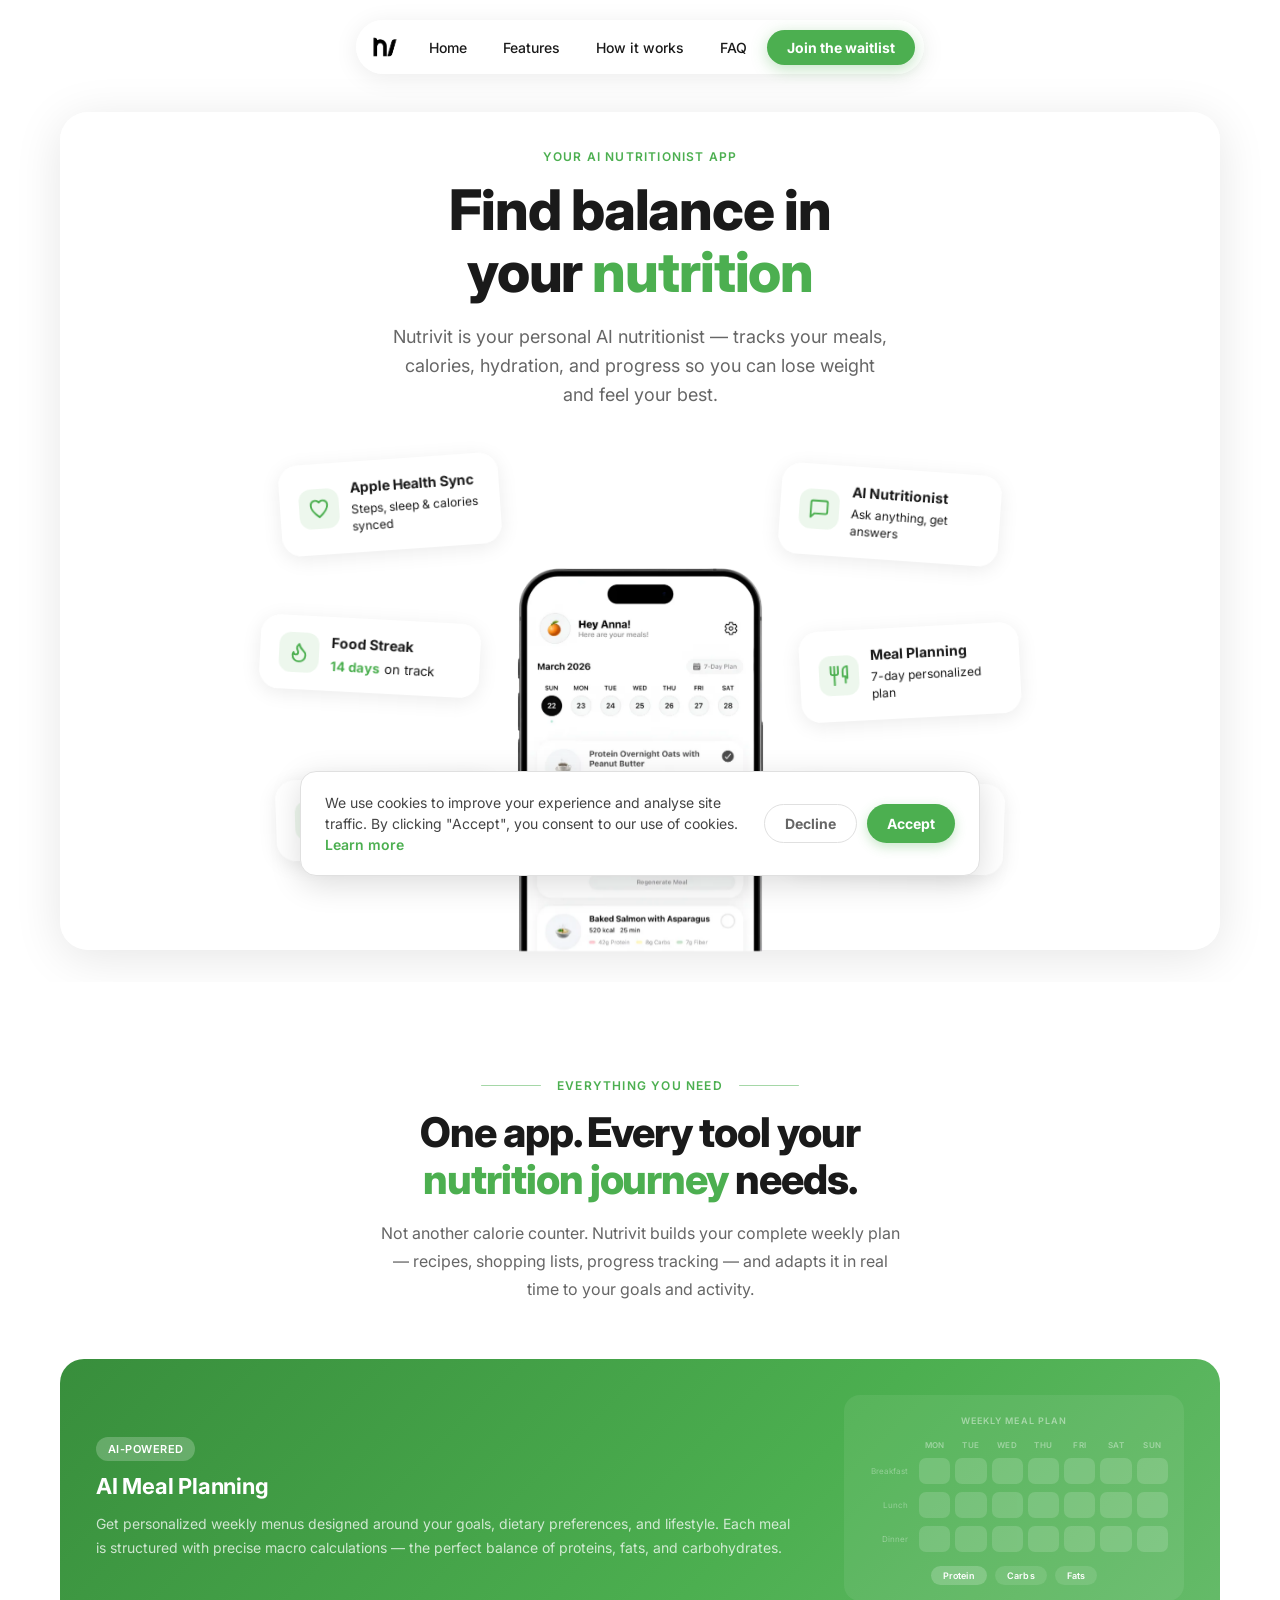
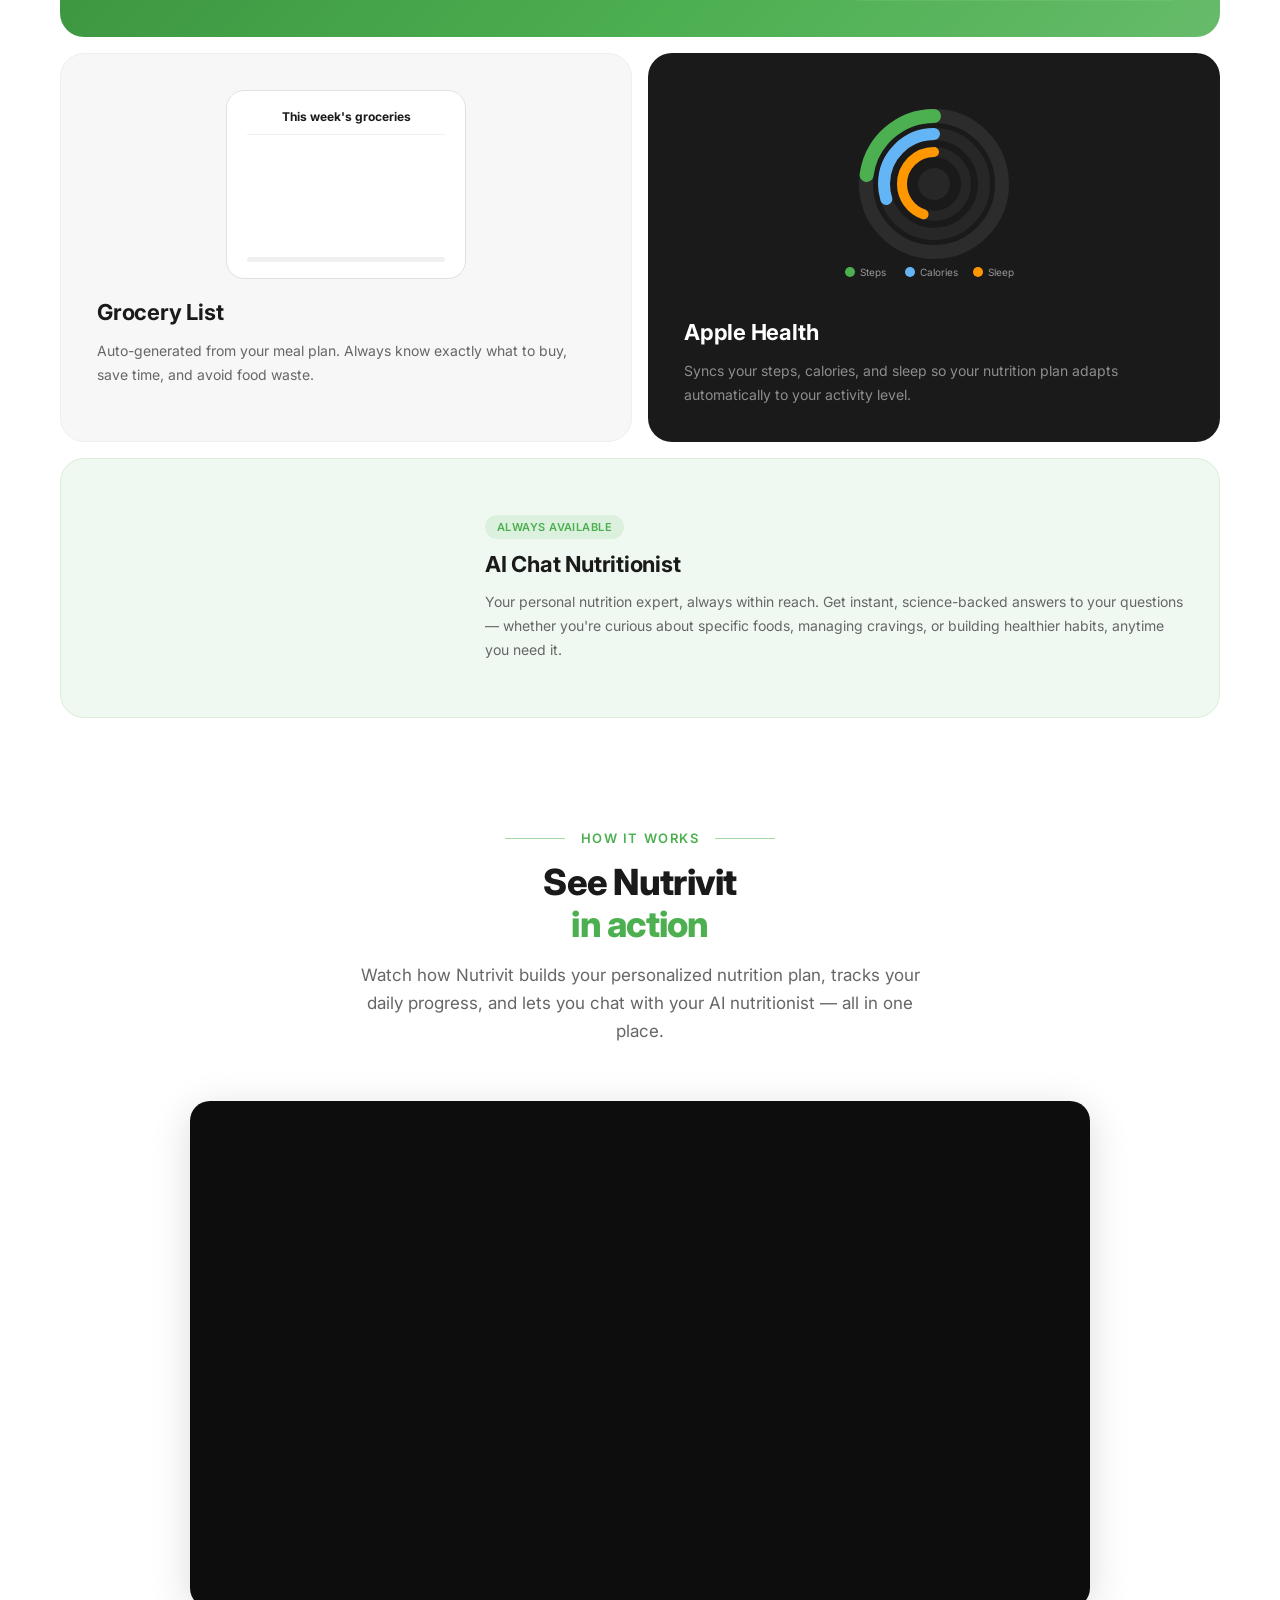
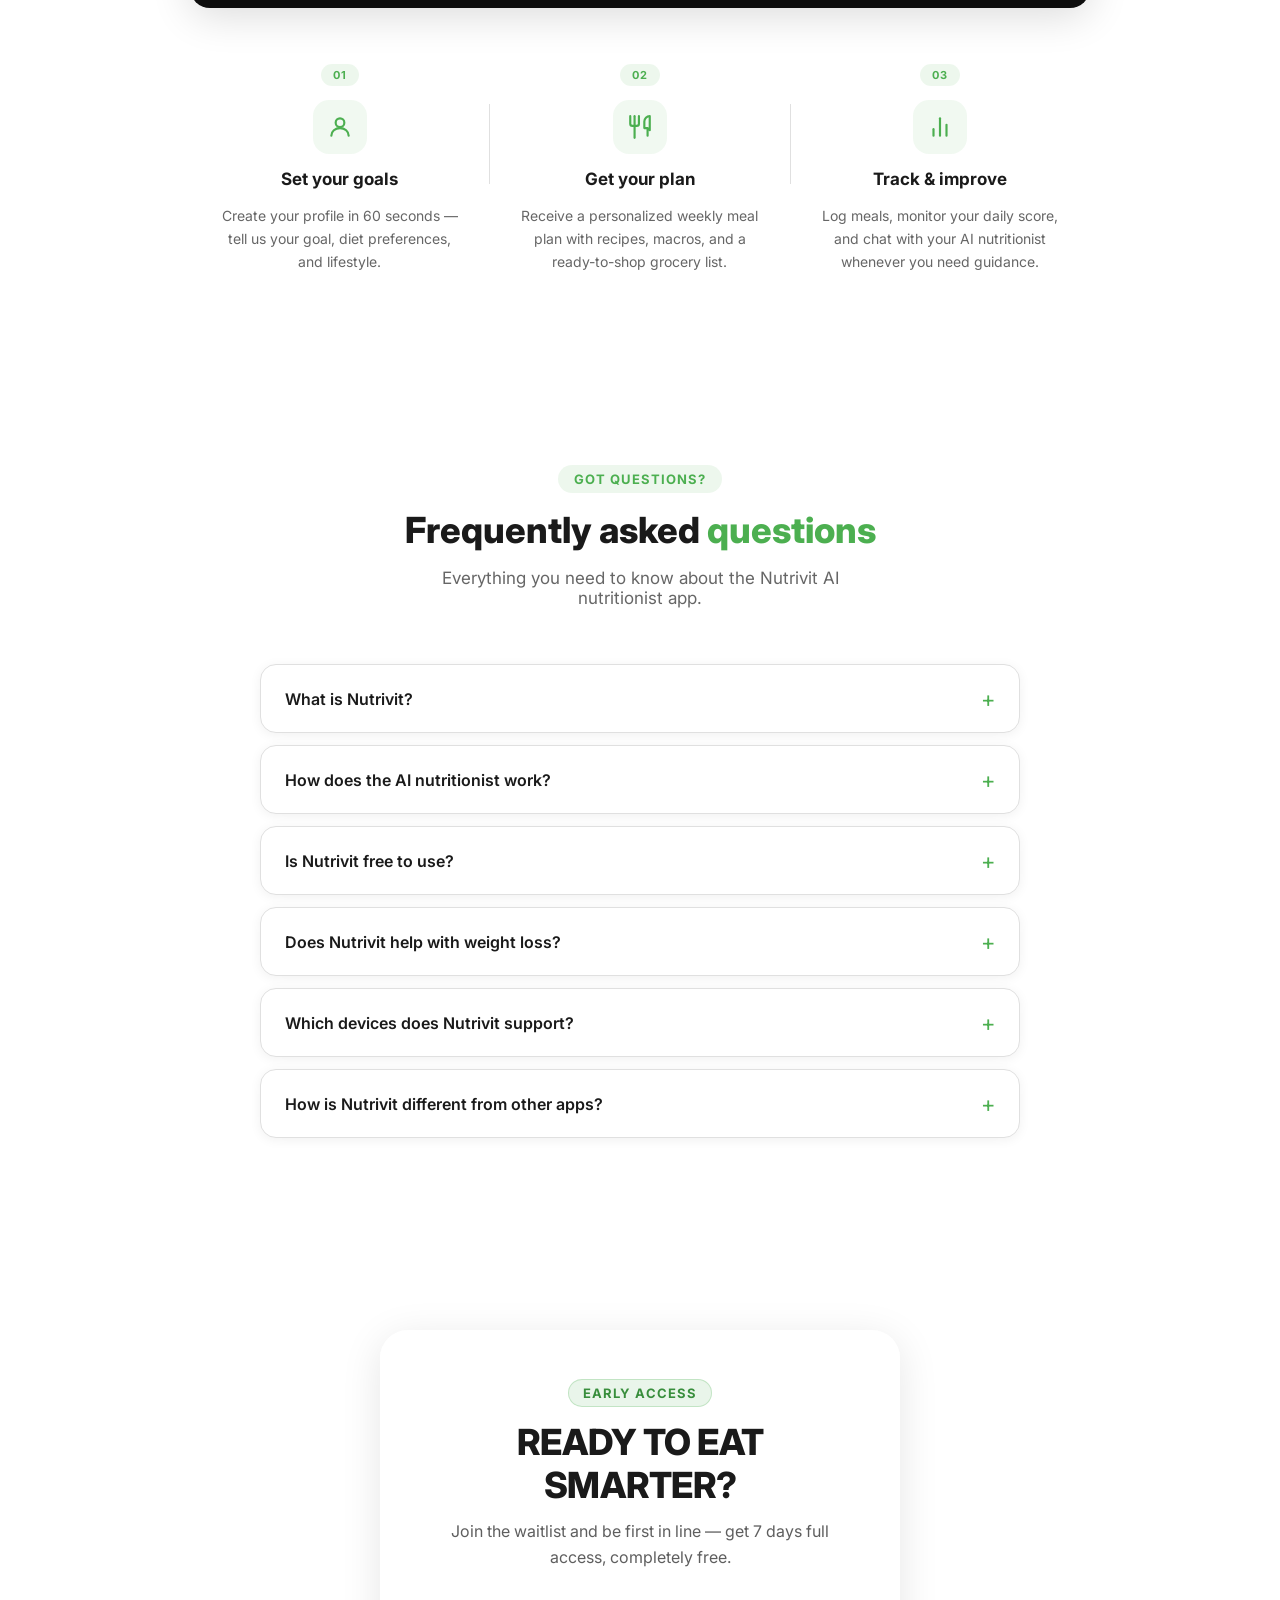
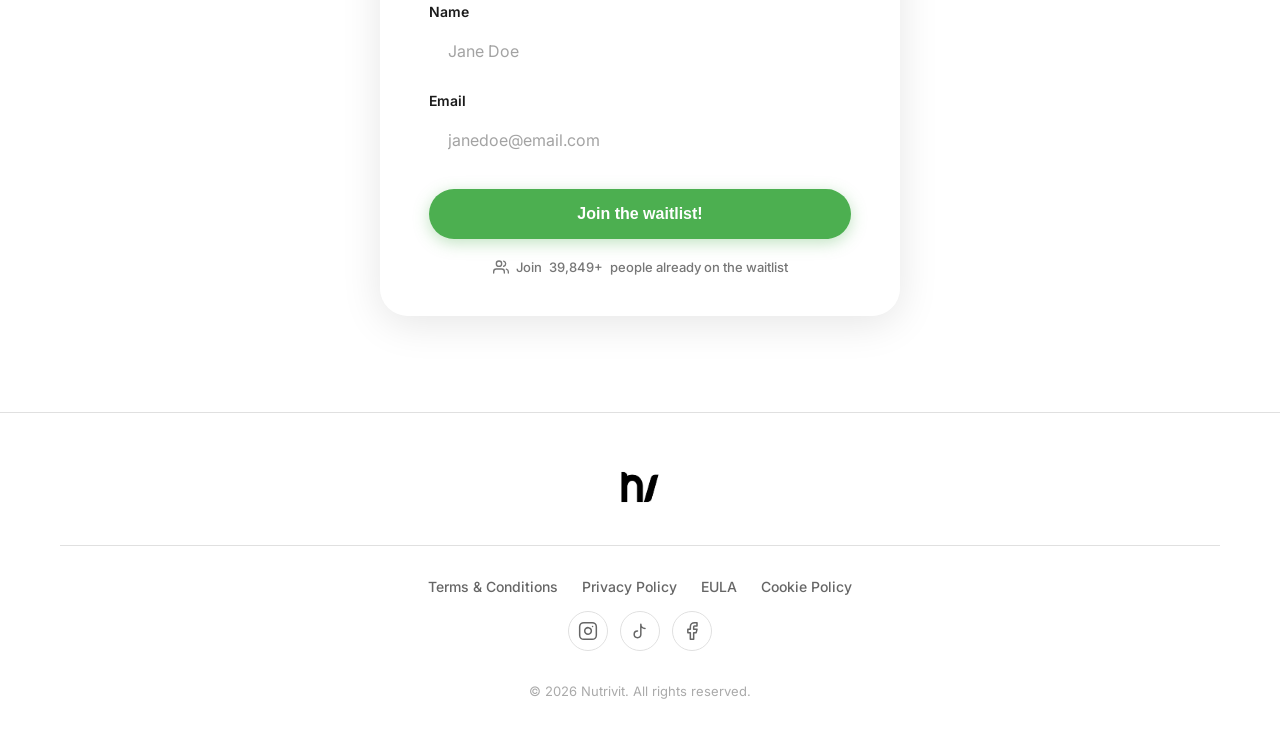
<file: index.html>
<!DOCTYPE html>
<html lang="en">
<head>
  <meta charset="UTF-8" />
  <meta name="viewport" content="width=device-width, initial-scale=1.0" />
  <title>Nutrivit — AI Nutritionist App | Meal Planning & Calorie Tracker</title>
  <meta name="description" content="Nutrivit is the AI nutritionist app that creates personalized meal plans, tracks calories & hydration, and helps you reach your weight loss goals. Join 800+ people on the waitlist." />
  <link rel="canonical" href="https://www.nutrivit.app/" />
  <meta name="theme-color" content="#4CAF50" />
  <meta name="robots" content="index, follow, max-snippet:160, max-image-preview:large, max-video-preview:-1" />
  <meta name="keywords" content="AI nutritionist app, meal planning app, calorie tracker, nutrition tracking, weight loss app, healthy eating app, diet planner, food diary app" />
  <meta name="author" content="Nutrivit" />

  <!-- Open Graph -->
  <meta property="og:title" content="Nutrivit — AI Nutritionist App | Meal Planning & Calorie Tracker" />
  <meta property="og:description" content="Your personal AI nutritionist. Personalized meal plans, calorie tracking, hydration reminders, and progress insights — all in one app. Free early access." />
  <meta property="og:image" content="https://www.nutrivit.app/assets/og-image.png" />
  <meta property="og:image:width" content="1200" />
  <meta property="og:image:height" content="630" />
  <meta property="og:image:alt" content="Nutrivit AI Nutritionist App — Meal Planning and Calorie Tracking" />
  <meta property="og:type" content="website" />
  <meta property="og:url" content="https://www.nutrivit.app/" />
  <meta property="og:site_name" content="Nutrivit" />
  <meta property="og:locale" content="en_US" />

  <!-- Twitter Card -->
  <meta name="twitter:card" content="summary_large_image" />
  <meta name="twitter:site" content="@nutrivit_ai" />
  <meta name="twitter:title" content="Nutrivit — AI Nutritionist App | Meal Planning & Calorie Tracker" />
  <meta name="twitter:description" content="Your personal AI nutritionist. Personalized meal plans, calorie tracking, hydration reminders, and progress insights — free early access." />
  <meta name="twitter:image" content="https://www.nutrivit.app/assets/og-image.png" />
  <meta name="twitter:image:alt" content="Nutrivit AI Nutritionist App" />

  <!-- Favicon -->
  <link rel="icon" type="image/png" href="assets/logo.png" />
  <link rel="apple-touch-icon" href="assets/logo.png" />

  <!-- Schema.org: SoftwareApplication -->
  <script type="application/ld+json">
  {
    "@context": "https://schema.org",
    "@type": "SoftwareApplication",
    "name": "Nutrivit",
    "description": "AI nutritionist app with personalized meal plans, calorie tracking, hydration reminders, and progress insights. Helps users lose weight and eat healthier.",
    "applicationCategory": "HealthApplication",
    "applicationSubCategory": "Nutrition & Diet",
    "operatingSystem": "iOS, Android",
    "offers": {
      "@type": "Offer",
      "price": "0",
      "priceCurrency": "USD",
      "availability": "https://schema.org/PreOrder"
    },
    "url": "https://www.nutrivit.app/",
    "logo": "https://www.nutrivit.app/assets/logo.png",
    "screenshot": "https://www.nutrivit.app/assets/og-image.png",
    "featureList": [
      "AI Nutritionist chatbot",
      "Personalized meal planning",
      "Calorie tracking",
      "Hydration reminders",
      "Weight loss tracking",
      "Progress insights",
      "Grocery list generation",
      "Apple Health integration"
    ],
    "aggregateRating": {
      "@type": "AggregateRating",
      "ratingValue": "4.9",
      "ratingCount": "847",
      "bestRating": "5"
    }
  }
  </script>

  <!-- Schema.org: Organization -->
  <script type="application/ld+json">
  {
    "@context": "https://schema.org",
    "@type": "Organization",
    "name": "Nutrivit",
    "url": "https://www.nutrivit.app/",
    "logo": "https://www.nutrivit.app/assets/logo.png",
    "sameAs": [
      "https://www.instagram.com/nutrivit_ai/",
      "https://www.tiktok.com/@nutrivit.ai",
      "https://www.facebook.com/NutrivitApp"
    ],
    "contactPoint": {
      "@type": "ContactPoint",
      "email": "octavian.chicu@gmail.com",
      "contactType": "customer support"
    }
  }
  </script>

  <!-- Schema.org: FAQPage -->
  <script type="application/ld+json">
  {
    "@context": "https://schema.org",
    "@type": "FAQPage",
    "mainEntity": [
      {
        "@type": "Question",
        "name": "What is Nutrivit?",
        "acceptedAnswer": {
          "@type": "Answer",
          "text": "Nutrivit is an AI nutritionist app that creates personalized meal plans, tracks your calories and hydration, and helps you reach your weight loss and healthy eating goals."
        }
      },
      {
        "@type": "Question",
        "name": "How does the AI nutritionist work?",
        "acceptedAnswer": {
          "@type": "Answer",
          "text": "Nutrivit's AI nutritionist analyzes your goals, dietary preferences, and daily activity to create a personalized meal plan and provide real-time nutrition advice via chat."
        }
      },
      {
        "@type": "Question",
        "name": "Is Nutrivit free?",
        "acceptedAnswer": {
          "@type": "Answer",
          "text": "Nutrivit is currently in early access. Join the waitlist to get 7 days of full access completely free."
        }
      },
      {
        "@type": "Question",
        "name": "Does Nutrivit work for weight loss?",
        "acceptedAnswer": {
          "@type": "Answer",
          "text": "Yes. Nutrivit creates calorie-controlled, personalized meal plans aligned with your weight loss goals, and tracks your daily progress to keep you on track."
        }
      },
      {
        "@type": "Question",
        "name": "Which devices does Nutrivit support?",
        "acceptedAnswer": {
          "@type": "Answer",
          "text": "Nutrivit is available on iOS and integrates with Apple Health. Android support is coming soon."
        }
      }
    ]
  }
  </script>

  <!-- Preconnect for fonts -->
  <link rel="preconnect" href="https://fonts.googleapis.com" />
  <link rel="preconnect" href="https://fonts.gstatic.com" crossorigin />
  <!-- Preload critical font subset -->
  <link rel="preload" as="style" href="https://fonts.googleapis.com/css2?family=Inter:wght@400;600;700;800&display=swap" />
  <link href="https://fonts.googleapis.com/css2?family=Inter:wght@400;600;700;800&display=swap" rel="stylesheet" media="print" onload="this.media='all'" />
  <noscript><link href="https://fonts.googleapis.com/css2?family=Inter:wght@400;600;700;800&display=swap" rel="stylesheet" /></noscript>

  <link rel="stylesheet" href="style.css" />

  <!-- Google Analytics — deferred to not block render -->
  <script>
    window.addEventListener('load', function() {
      var s = document.createElement('script');
      s.src = 'https://www.googletagmanager.com/gtag/js?id=G-5LQC8K8VGG';
      s.async = true;
      document.head.appendChild(s);
      window.dataLayer = window.dataLayer || [];
      function gtag(){dataLayer.push(arguments);}
      gtag('js', new Date());
      gtag('config', 'G-5LQC8K8VGG');
    });
  </script>

  <!-- Meta Pixel Code -->
  <script>
  !function(f,b,e,v,n,t,s)
  {if(f.fbq)return;n=f.fbq=function(){n.callMethod?
  n.callMethod.apply(n,arguments):n.queue.push(arguments)};
  if(!f._fbq)f._fbq=n;n.push=n;n.loaded=!0;n.version='2.0';
  n.queue=[];t=b.createElement(e);t.async=!0;
  t.src=v;s=b.getElementsByTagName(e)[0];
  s.parentNode.insertBefore(t,s)}(window, document,'script',
  'https://connect.facebook.net/en_US/fbevents.js');
  fbq('init', '2057386998174357');
  fbq('track', 'PageView');
  </script>
  <noscript><img height="1" width="1" style="display:none"
  src="https://www.facebook.com/tr?id=2057386998174357&ev=PageView&noscript=1"
  /></noscript>
  <!-- End Meta Pixel Code -->
</head>
<body>

  <!-- NEAT GRADIENT BACKGROUND -->
  <canvas id="gradient" style="position: fixed; top: 0; left: 0; width: 100%; height: 100%; z-index: -1; pointer-events: none;"></canvas>

  <!-- HERO WRAPPER (nav + card integrate) -->
  <section class="hero-section">

    <!-- NAV — detached, floats above card -->
    <!-- Sticky pill nav -->
    <div class="nav__pill-sticky">
      <div class="nav__pill">
        <span class="nav__pill-logo">
          <picture><source srcset="assets/logo.webp" type="image/webp" /><img src="assets/logo.png" alt="Nutrivit logo" width="32" height="32" /></picture>
        </span>
        <a href="#" class="nav__link">Home</a>
        <a href="#features" class="nav__link">Features</a>
        <a href="#how-it-works" class="nav__link">How it works</a>
        <a href="#faq" class="nav__link">FAQ</a>
        <a href="#waitlist" class="nav__link nav__link--cta">Join the waitlist</a>
      </div>
    </div>

    <!-- HERO CARD -->
    <div class="hero__card">
      <div class="hero__content">
        <p class="hero__eyebrow">Your AI Nutritionist App</p>
        <h1 class="hero__headline">
          Find balance in<br />
          your <span class="hero__accent hero__rotating-word" id="rotatingWord">nutrition</span>
        </h1>
        <p class="hero__sub">
          Nutrivit is your personal AI nutritionist — tracks your meals, calories, hydration,
          and progress so you can lose weight and feel your best.
        </p>
      </div>

      <div class="hero__mockup-area">
        <!-- Left pills -->
        <div class="hero__pills hero__pills--left">
          <div class="pill">
            <div class="pill__icon-wrap">
              <svg xmlns="http://www.w3.org/2000/svg" width="22" height="22" viewBox="0 0 24 24" fill="none" stroke="#4CAF50" stroke-width="2" stroke-linecap="round" stroke-linejoin="round"><path d="M12 21C12 21 3 14 3 8a5 5 0 0 1 9-3 5 5 0 0 1 9 3c0 6-9 13-9 13z"/></svg>
            </div>
            <div class="pill__body">
              <span class="pill__title">Apple Health Sync</span>
              <span class="pill__stat">Steps, sleep & calories synced</span>
            </div>
          </div>
          <div class="pill">
            <div class="pill__icon-wrap">
              <svg xmlns="http://www.w3.org/2000/svg" width="22" height="22" viewBox="0 0 24 24" fill="none" stroke="#4CAF50" stroke-width="2" stroke-linecap="round" stroke-linejoin="round"><path d="M8.5 14.5A2.5 2.5 0 0 0 11 12c0-1.38-.5-2-1-3-1.072-2.143-.224-4.054 2-6 .5 2.5 2 4.9 4 6.5 2 1.6 3 3.5 3 5.5a7 7 0 1 1-14 0c0-1.153.433-2.294 1-3a2.5 2.5 0 0 0 2.5 2.5z"/></svg>
            </div>
            <div class="pill__body">
              <span class="pill__title">Food Streak</span>
              <div class="pill__streak-row">
                <span class="pill__streak-num">14 days</span>
                <span class="pill__streak-label">on track</span>
              </div>
            </div>
          </div>
          <div class="pill">
            <div class="pill__icon-wrap">
              <svg xmlns="http://www.w3.org/2000/svg" width="22" height="22" viewBox="0 0 24 24" fill="none" stroke="#4CAF50" stroke-width="2" stroke-linecap="round" stroke-linejoin="round"><line x1="18" y1="20" x2="18" y2="10"/><line x1="12" y1="20" x2="12" y2="4"/><line x1="6" y1="20" x2="6" y2="14"/></svg>
            </div>
            <div class="pill__body">
              <span class="pill__title">Progress Tracking</span>
              <div class="pill__bar-wrap">
                <div class="pill__bar"><div class="pill__bar-fill" style="width:72%"></div></div>
                <span class="pill__bar-label">72% weekly goal</span>
              </div>
            </div>
          </div>
        </div>

        <!-- iPhone mockup -->
        <div class="hero__phone">
          <picture>
            <source srcset="assets/mockup1.webp" type="image/webp" />
            <img src="assets/mockup1.png" alt="Nutrivit app mockup showing dashboard with meal tracking and progress" class="hero__phone-img" width="650" height="917" fetchpriority="high" />
          </picture>
        </div>

        <!-- Right pills -->
        <div class="hero__pills hero__pills--right">
          <div class="pill">
            <div class="pill__icon-wrap">
              <svg xmlns="http://www.w3.org/2000/svg" width="22" height="22" viewBox="0 0 24 24" fill="none" stroke="#4CAF50" stroke-width="2" stroke-linecap="round" stroke-linejoin="round"><path d="M21 15a2 2 0 0 1-2 2H7l-4 4V5a2 2 0 0 1 2-2h14a2 2 0 0 1 2 2z"/></svg>
            </div>
            <div class="pill__body">
              <span class="pill__title">AI Nutritionist</span>
              <span class="pill__stat">Ask anything, get answers</span>
            </div>
          </div>
          <div class="pill">
            <div class="pill__icon-wrap">
              <svg xmlns="http://www.w3.org/2000/svg" width="22" height="22" viewBox="0 0 24 24" fill="none" stroke="#4CAF50" stroke-width="2" stroke-linecap="round" stroke-linejoin="round"><path d="M3 2v7c0 1.1.9 2 2 2h4a2 2 0 0 0 2-2V2"/><path d="M7 2v20"/><path d="M21 15V2a5 5 0 0 0-5 5v6h3v7"/></svg>
            </div>
            <div class="pill__body">
              <span class="pill__title">Meal Planning</span>
              <span class="pill__stat">7-day personalized plan</span>
            </div>
          </div>
          <div class="pill">
            <div class="pill__icon-wrap">
              <svg xmlns="http://www.w3.org/2000/svg" width="22" height="22" viewBox="0 0 24 24" fill="none" stroke="#4CAF50" stroke-width="2" stroke-linecap="round" stroke-linejoin="round"><circle cx="8" cy="21" r="1"/><circle cx="19" cy="21" r="1"/><path d="M2.05 2.05h2l2.66 12.42a2 2 0 0 0 2 1.58h9.78a2 2 0 0 0 1.95-1.57l1.65-7.43H5.12"/></svg>
            </div>
            <div class="pill__body">
              <span class="pill__title">Grocery List</span>
              <span class="pill__stat">Auto-generated from your plan</span>
            </div>
          </div>
        </div>
      </div>
    </div>

  </section>

  <!-- FEATURES SECTION -->
  <section class="features-section" id="features" aria-label="Nutrivit app features">
    <div class="features-wrapper">

      <!-- Section header -->
      <div class="features-header">
        <p class="features-eyebrow">Everything you need</p>
        <h2 class="features-title">One app. Every tool your<br /><span class="features-title__accent">nutrition journey</span> needs.</h2>
        <p class="features-desc">Not another calorie counter. Nutrivit builds your complete weekly plan — recipes, shopping lists, progress tracking — and adapts it in real time to your goals and activity.</p>
      </div>

      <!-- Bento grid -->
      <div class="bento-grid">

        <!-- Row 1: AI Meal Planning — full width, text left, illustration right -->
        <div class="bento-card bento-card--wide bento-card--green" id="card-meal-planning">
          <div class="bento-card__text">
            <span class="bento-badge">AI-powered</span>
            <h3 class="bento-card__title">AI Meal Planning</h3>
            <p class="bento-card__desc">Get personalized weekly menus designed around your goals, dietary preferences, and lifestyle. Each meal is structured with precise macro calculations — the perfect balance of proteins, fats, and carbohydrates.</p>
          </div>
          <div class="bento-card__visual">
            <div class="meal-anim" id="meal-anim">
              <p class="meal-anim__label">WEEKLY MEAL PLAN</p>
              <div class="meal-anim__grid">
                <div class="meal-anim__row-header"></div>
                <div class="meal-anim__day-label">MON</div>
                <div class="meal-anim__day-label">TUE</div>
                <div class="meal-anim__day-label">WED</div>
                <div class="meal-anim__day-label">THU</div>
                <div class="meal-anim__day-label">FRI</div>
                <div class="meal-anim__day-label">SAT</div>
                <div class="meal-anim__day-label">SUN</div>

                <div class="meal-anim__row-label">Breakfast</div>
                <div class="meal-anim__cell" data-row="0" data-col="0"><svg class="meal-anim__check" viewBox="0 0 14 14" fill="none"><polyline points="2,7 6,11 12,3" stroke="white" stroke-width="2.2" stroke-linecap="round" stroke-linejoin="round"/></svg></div>
                <div class="meal-anim__cell" data-row="0" data-col="1"><svg class="meal-anim__check" viewBox="0 0 14 14" fill="none"><polyline points="2,7 6,11 12,3" stroke="white" stroke-width="2.2" stroke-linecap="round" stroke-linejoin="round"/></svg></div>
                <div class="meal-anim__cell" data-row="0" data-col="2"><svg class="meal-anim__check" viewBox="0 0 14 14" fill="none"><polyline points="2,7 6,11 12,3" stroke="white" stroke-width="2.2" stroke-linecap="round" stroke-linejoin="round"/></svg></div>
                <div class="meal-anim__cell" data-row="0" data-col="3"><svg class="meal-anim__check" viewBox="0 0 14 14" fill="none"><polyline points="2,7 6,11 12,3" stroke="white" stroke-width="2.2" stroke-linecap="round" stroke-linejoin="round"/></svg></div>
                <div class="meal-anim__cell" data-row="0" data-col="4"><svg class="meal-anim__check" viewBox="0 0 14 14" fill="none"><polyline points="2,7 6,11 12,3" stroke="white" stroke-width="2.2" stroke-linecap="round" stroke-linejoin="round"/></svg></div>
                <div class="meal-anim__cell" data-row="0" data-col="5"><svg class="meal-anim__check" viewBox="0 0 14 14" fill="none"><polyline points="2,7 6,11 12,3" stroke="white" stroke-width="2.2" stroke-linecap="round" stroke-linejoin="round"/></svg></div>
                <div class="meal-anim__cell" data-row="0" data-col="6"><svg class="meal-anim__check" viewBox="0 0 14 14" fill="none"><polyline points="2,7 6,11 12,3" stroke="white" stroke-width="2.2" stroke-linecap="round" stroke-linejoin="round"/></svg></div>

                <div class="meal-anim__row-label">Lunch</div>
                <div class="meal-anim__cell" data-row="1" data-col="0"><svg class="meal-anim__check" viewBox="0 0 14 14" fill="none"><polyline points="2,7 6,11 12,3" stroke="white" stroke-width="2.2" stroke-linecap="round" stroke-linejoin="round"/></svg></div>
                <div class="meal-anim__cell" data-row="1" data-col="1"><svg class="meal-anim__check" viewBox="0 0 14 14" fill="none"><polyline points="2,7 6,11 12,3" stroke="white" stroke-width="2.2" stroke-linecap="round" stroke-linejoin="round"/></svg></div>
                <div class="meal-anim__cell" data-row="1" data-col="2"><svg class="meal-anim__check" viewBox="0 0 14 14" fill="none"><polyline points="2,7 6,11 12,3" stroke="white" stroke-width="2.2" stroke-linecap="round" stroke-linejoin="round"/></svg></div>
                <div class="meal-anim__cell" data-row="1" data-col="3"><svg class="meal-anim__check" viewBox="0 0 14 14" fill="none"><polyline points="2,7 6,11 12,3" stroke="white" stroke-width="2.2" stroke-linecap="round" stroke-linejoin="round"/></svg></div>
                <div class="meal-anim__cell" data-row="1" data-col="4"><svg class="meal-anim__check" viewBox="0 0 14 14" fill="none"><polyline points="2,7 6,11 12,3" stroke="white" stroke-width="2.2" stroke-linecap="round" stroke-linejoin="round"/></svg></div>
                <div class="meal-anim__cell" data-row="1" data-col="5"><svg class="meal-anim__check" viewBox="0 0 14 14" fill="none"><polyline points="2,7 6,11 12,3" stroke="white" stroke-width="2.2" stroke-linecap="round" stroke-linejoin="round"/></svg></div>
                <div class="meal-anim__cell" data-row="1" data-col="6"><svg class="meal-anim__check" viewBox="0 0 14 14" fill="none"><polyline points="2,7 6,11 12,3" stroke="white" stroke-width="2.2" stroke-linecap="round" stroke-linejoin="round"/></svg></div>

                <div class="meal-anim__row-label">Dinner</div>
                <div class="meal-anim__cell" data-row="2" data-col="0"><svg class="meal-anim__check" viewBox="0 0 14 14" fill="none"><polyline points="2,7 6,11 12,3" stroke="white" stroke-width="2.2" stroke-linecap="round" stroke-linejoin="round"/></svg></div>
                <div class="meal-anim__cell" data-row="2" data-col="1"><svg class="meal-anim__check" viewBox="0 0 14 14" fill="none"><polyline points="2,7 6,11 12,3" stroke="white" stroke-width="2.2" stroke-linecap="round" stroke-linejoin="round"/></svg></div>
                <div class="meal-anim__cell" data-row="2" data-col="2"><svg class="meal-anim__check" viewBox="0 0 14 14" fill="none"><polyline points="2,7 6,11 12,3" stroke="white" stroke-width="2.2" stroke-linecap="round" stroke-linejoin="round"/></svg></div>
                <div class="meal-anim__cell" data-row="2" data-col="3"><svg class="meal-anim__check" viewBox="0 0 14 14" fill="none"><polyline points="2,7 6,11 12,3" stroke="white" stroke-width="2.2" stroke-linecap="round" stroke-linejoin="round"/></svg></div>
                <div class="meal-anim__cell" data-row="2" data-col="4"><svg class="meal-anim__check" viewBox="0 0 14 14" fill="none"><polyline points="2,7 6,11 12,3" stroke="white" stroke-width="2.2" stroke-linecap="round" stroke-linejoin="round"/></svg></div>
                <div class="meal-anim__cell" data-row="2" data-col="5"><svg class="meal-anim__check" viewBox="0 0 14 14" fill="none"><polyline points="2,7 6,11 12,3" stroke="white" stroke-width="2.2" stroke-linecap="round" stroke-linejoin="round"/></svg></div>
                <div class="meal-anim__cell" data-row="2" data-col="6"><svg class="meal-anim__check" viewBox="0 0 14 14" fill="none"><polyline points="2,7 6,11 12,3" stroke="white" stroke-width="2.2" stroke-linecap="round" stroke-linejoin="round"/></svg></div>
              </div>
              <div class="meal-anim__pills">
                <span class="meal-anim__pill">Protein</span>
                <span class="meal-anim__pill meal-anim__pill--dim">Carbs</span>
                <span class="meal-anim__pill meal-anim__pill--dim">Fats</span>
              </div>
            </div>
          </div>
        </div>

        <!-- Row 2: two medium cards side by side -->
        <div class="bento-row">

          <!-- Grocery List -->
          <div class="bento-card bento-card--mid bento-card--light" id="card-grocery">
            <div class="bento-card__visual bento-card__visual--center">
              <div class="grocery-anim" id="grocery-anim">
                <div class="grocery-anim__card">
                  <p class="grocery-anim__title">This week's groceries</p>
                  <hr class="grocery-anim__divider" />
                  <ul class="grocery-anim__list">
                    <li class="grocery-anim__item" data-gi="0">
                      <span class="grocery-anim__checkbox">
                        <svg class="grocery-anim__checkmark" viewBox="0 0 12 12" fill="none"><polyline points="1.5,6 5,9.5 10.5,2.5" stroke="white" stroke-width="2" stroke-linecap="round" stroke-linejoin="round"/></svg>
                      </span>
                      <span class="grocery-anim__name">Chicken breast</span>
                      <span class="grocery-anim__qty">500g</span>
                    </li>
                    <li class="grocery-anim__item" data-gi="1">
                      <span class="grocery-anim__checkbox">
                        <svg class="grocery-anim__checkmark" viewBox="0 0 12 12" fill="none"><polyline points="1.5,6 5,9.5 10.5,2.5" stroke="white" stroke-width="2" stroke-linecap="round" stroke-linejoin="round"/></svg>
                      </span>
                      <span class="grocery-anim__name">Brown rice</span>
                      <span class="grocery-anim__qty">1kg</span>
                    </li>
                    <li class="grocery-anim__item" data-gi="2">
                      <span class="grocery-anim__checkbox">
                        <svg class="grocery-anim__checkmark" viewBox="0 0 12 12" fill="none"><polyline points="1.5,6 5,9.5 10.5,2.5" stroke="white" stroke-width="2" stroke-linecap="round" stroke-linejoin="round"/></svg>
                      </span>
                      <span class="grocery-anim__name">Avocado</span>
                      <span class="grocery-anim__qty">×3</span>
                    </li>
                    <li class="grocery-anim__item" data-gi="3">
                      <span class="grocery-anim__checkbox">
                        <svg class="grocery-anim__checkmark" viewBox="0 0 12 12" fill="none"><polyline points="1.5,6 5,9.5 10.5,2.5" stroke="white" stroke-width="2" stroke-linecap="round" stroke-linejoin="round"/></svg>
                      </span>
                      <span class="grocery-anim__name">Greek yogurt</span>
                      <span class="grocery-anim__qty">400g</span>
                    </li>
                  </ul>
                  <div class="grocery-anim__progress-wrap">
                    <div class="grocery-anim__progress-bar">
                      <div class="grocery-anim__progress-fill" id="grocery-progress-fill"></div>
                    </div>
                  </div>
                </div>
              </div>
            </div>
            <div class="bento-card__text bento-card__text--bottom">
              <h3 class="bento-card__title">Grocery List</h3>
              <p class="bento-card__desc">Auto-generated from your meal plan. Always know exactly what to buy, save time, and avoid food waste.</p>
            </div>
          </div>

          <!-- Apple Health -->
          <div class="bento-card bento-card--mid bento-card--dark" id="card-apple-health">
            <div class="bento-card__visual bento-card__visual--center">
              <div class="rings-anim" id="rings-anim">
                <svg class="rings-anim__svg" viewBox="0 0 240 210" fill="none" xmlns="http://www.w3.org/2000/svg">
                  <!-- Track rings -->
                  <circle cx="120" cy="95" r="68" stroke="rgba(255,255,255,0.08)" stroke-width="14"/>
                  <circle cx="120" cy="95" r="50" stroke="rgba(255,255,255,0.06)" stroke-width="12"/>
                  <circle cx="120" cy="95" r="32" stroke="rgba(255,255,255,0.05)" stroke-width="10"/>

                  <!-- Animated rings — circumferences: r68=427.3, r50=314.2, r32=201.1 -->
                  <!-- Steps 77%: 427.3*0.77=329.0 dash, gap=98.3 -->
                  <circle class="rings-anim__ring rings-anim__ring--steps"
                    cx="120" cy="95" r="68"
                    stroke="#4CAF50" stroke-width="14"
                    stroke-dasharray="329 427"
                    stroke-linecap="round"
                    transform="rotate(-90 120 95)"/>
                  <!-- Calories 70%: 314.2*0.70=219.9 dash, gap=94.3 -->
                  <circle class="rings-anim__ring rings-anim__ring--calories"
                    cx="120" cy="95" r="50"
                    stroke="#64B5F6" stroke-width="12"
                    stroke-dasharray="220 314"
                    stroke-linecap="round"
                    transform="rotate(-90 120 95)"/>
                  <!-- Sleep 55%: 201.1*0.55=110.6 dash, gap=90.5 -->
                  <circle class="rings-anim__ring rings-anim__ring--sleep"
                    cx="120" cy="95" r="32"
                    stroke="#FF9800" stroke-width="10"
                    stroke-dasharray="111 201"
                    stroke-linecap="round"
                    transform="rotate(-90 120 95)"/>

                  <!-- Center -->
                  <circle cx="120" cy="95" r="16" fill="rgba(255,255,255,0.06)"/>

                  <!-- Legend -->
                  <circle cx="36" cy="183" r="5" fill="#4CAF50"/>
                  <text x="46" y="187" fill="rgba(255,255,255,0.55)" font-size="10" font-family="Inter,sans-serif">Steps</text>
                  <circle cx="96" cy="183" r="5" fill="#64B5F6"/>
                  <text x="106" y="187" fill="rgba(255,255,255,0.55)" font-size="10" font-family="Inter,sans-serif">Calories</text>
                  <circle cx="164" cy="183" r="5" fill="#FF9800"/>
                  <text x="174" y="187" fill="rgba(255,255,255,0.55)" font-size="10" font-family="Inter,sans-serif">Sleep</text>
                </svg>
              </div>
            </div>
            <div class="bento-card__text bento-card__text--bottom">
              <h3 class="bento-card__title">Apple Health</h3>
              <p class="bento-card__desc">Syncs your steps, calories, and sleep so your nutrition plan adapts automatically to your activity level.</p>
            </div>
          </div>

        </div>

        <!-- Row 3: AI Chat — full width, illustration left, text right -->
        <div class="bento-card bento-card--wide bento-card--pale" id="card-ai-chat">
          <div class="bento-card__visual">
            <div class="chat-anim" id="chat-anim">
              <!-- User message bubble -->
              <div class="chat-anim__bubble chat-anim__bubble--user" id="chat-bubble-user">
                How many calories should I eat to lose weight? 🥗
              </div>
              <!-- AI response bubble -->
              <div class="chat-anim__bubble chat-anim__bubble--ai" id="chat-bubble-ai">
                Based on your profile, aim for <strong class="chat-anim__hl">1,650 kcal/day</strong> — a 400 kcal deficit to safely reach your goal. ✦
              </div>
              <!-- Typing dots bubble -->
              <div class="chat-anim__typing" id="chat-typing">
                <span class="chat-anim__dot"></span>
                <span class="chat-anim__dot"></span>
                <span class="chat-anim__dot"></span>
              </div>
            </div>
          </div>
          <div class="bento-card__text">
            <span class="bento-badge bento-badge--dark">Always available</span>
            <h3 class="bento-card__title">AI Chat Nutritionist</h3>
            <p class="bento-card__desc">Your personal nutrition expert, always within reach. Get instant, science-backed answers to your questions — whether you're curious about specific foods, managing cravings, or building healthier habits, anytime you need it.</p>
          </div>
        </div>

      </div>
    </div>
  </section>

  <!-- HOW IT WORKS SECTION -->
  <section class="hiw-section" id="how-it-works" aria-label="How Nutrivit works">
    <div class="hiw-wrapper">

      <!-- Header -->
      <div class="hiw-header">
        <p class="hiw-eyebrow">How it works</p>
        <h2 class="hiw-title">See Nutrivit<br /><span class="hiw-title__accent">in action</span></h2>
        <p class="hiw-desc">Watch how Nutrivit builds your personalized nutrition plan, tracks your daily progress, and lets you chat with your AI nutritionist — all in one place.</p>
      </div>

      <!-- Video -->
      <div class="hiw-video-wrap">
        <div class="hiw-video-inner">
          <video class="hiw-video" autoplay loop muted playsinline preload="none">
            <source src="assets/nutrivit.mp4" type="video/mp4" />
          </video>
        </div>
      </div>

      <!-- Steps -->
      <div class="hiw-steps">
        <div class="hiw-step">
          <div class="hiw-step__num">01</div>
          <div class="hiw-step__icon">
            <svg xmlns="http://www.w3.org/2000/svg" width="26" height="26" viewBox="0 0 24 24" fill="none" stroke="#4CAF50" stroke-width="2" stroke-linecap="round" stroke-linejoin="round"><circle cx="12" cy="8" r="4"/><path d="M4 20c0-4 3.6-7 8-7s8 3 8 7"/></svg>
          </div>
          <h3 class="hiw-step__title">Set your goals</h3>
          <p class="hiw-step__desc">Create your profile in 60 seconds — tell us your goal, diet preferences, and lifestyle.</p>
        </div>

        <div class="hiw-step__divider"></div>

        <div class="hiw-step">
          <div class="hiw-step__num">02</div>
          <div class="hiw-step__icon">
            <svg xmlns="http://www.w3.org/2000/svg" width="26" height="26" viewBox="0 0 24 24" fill="none" stroke="#4CAF50" stroke-width="2" stroke-linecap="round" stroke-linejoin="round"><path d="M3 2v7c0 1.1.9 2 2 2h4a2 2 0 0 0 2-2V2"/><path d="M7 2v20"/><path d="M21 15V2a5 5 0 0 0-5 5v6h3v7"/></svg>
          </div>
          <h3 class="hiw-step__title">Get your plan</h3>
          <p class="hiw-step__desc">Receive a personalized weekly meal plan with recipes, macros, and a ready-to-shop grocery list.</p>
        </div>

        <div class="hiw-step__divider"></div>

        <div class="hiw-step">
          <div class="hiw-step__num">03</div>
          <div class="hiw-step__icon">
            <svg xmlns="http://www.w3.org/2000/svg" width="26" height="26" viewBox="0 0 24 24" fill="none" stroke="#4CAF50" stroke-width="2" stroke-linecap="round" stroke-linejoin="round"><line x1="18" y1="20" x2="18" y2="10"/><line x1="12" y1="20" x2="12" y2="4"/><line x1="6" y1="20" x2="6" y2="14"/></svg>
          </div>
          <h3 class="hiw-step__title">Track & improve</h3>
          <p class="hiw-step__desc">Log meals, monitor your daily score, and chat with your AI nutritionist whenever you need guidance.</p>
        </div>
      </div>

    </div>
  </section>

  <!-- FAQ SECTION -->
  <section class="faq-section" id="faq" aria-label="Frequently asked questions about Nutrivit">
    <div class="faq-wrapper">
      <div class="faq-header">
        <p class="faq-eyebrow">Got questions?</p>
        <h2 class="faq-title">Frequently asked <span class="faq-title__accent">questions</span></h2>
        <p class="faq-sub">Everything you need to know about the Nutrivit AI nutritionist app.</p>
      </div>
      <div class="faq-list">
        <details class="faq-item">
          <summary class="faq-question">What is Nutrivit?</summary>
          <p class="faq-answer">Nutrivit is an AI nutritionist app that creates personalized meal plans, tracks your calories and hydration, and helps you reach your weight loss and healthy eating goals — all from your phone.</p>
        </details>
        <details class="faq-item">
          <summary class="faq-question">How does the AI nutritionist work?</summary>
          <p class="faq-answer">Nutrivit's AI analyzes your goals, dietary preferences, and daily activity to build a personalized meal plan. You can also chat with the AI nutritionist anytime for real-time nutrition advice and meal suggestions.</p>
        </details>
        <details class="faq-item">
          <summary class="faq-question">Is Nutrivit free to use?</summary>
          <p class="faq-answer">Nutrivit is currently in early access. Join the waitlist today and get 7 days of full access completely free — no credit card required.</p>
        </details>
        <details class="faq-item">
          <summary class="faq-question">Does Nutrivit help with weight loss?</summary>
          <p class="faq-answer">Yes. Nutrivit builds calorie-controlled, personalized meal plans based on your weight loss goal. It tracks your daily intake, logs progress, and adjusts recommendations as you improve.</p>
        </details>
        <details class="faq-item">
          <summary class="faq-question">Which devices does Nutrivit support?</summary>
          <p class="faq-answer">Nutrivit is available on iOS and integrates with Apple Health to sync your steps, sleep, and calories. Android support is coming soon.</p>
        </details>
        <details class="faq-item">
          <summary class="faq-question">How is Nutrivit different from other apps?</summary>
          <p class="faq-answer">Unlike traditional calorie trackers, Nutrivit combines meal planning, calorie tracking, hydration reminders, and an AI chat nutritionist in one place — so you get proactive guidance, not just numbers.</p>
        </details>
      </div>
    </div>
  </section>

  <!-- JOIN WAITLIST SECTION -->
  <section class="waitlist-section" id="waitlist">
    <canvas id="gradient-waitlist" class="waitlist-canvas"></canvas>
    <div class="waitlist-wrapper">
      <div class="waitlist-card">
        <p class="waitlist-eyebrow">Early Access</p>
        <h2 class="waitlist-title">Ready to eat smarter?</h2>
        <p class="waitlist-sub">Join the waitlist and be first in line — get 7 days full access, completely free.</p>
        <form class="waitlist-form" id="waitlist-form">
          <div class="waitlist-field">
            <label class="waitlist-label" for="wl-name">Name</label>
            <input class="waitlist-input" id="wl-name" type="text" placeholder="Jane Doe" autocomplete="name" required />
          </div>
          <div class="waitlist-field">
            <label class="waitlist-label" for="wl-email">Email</label>
            <input class="waitlist-input" id="wl-email" type="email" placeholder="janedoe@email.com" autocomplete="email" required />
          </div>
          <button class="btn btn--primary waitlist-btn" type="submit">Join the waitlist!</button>
        </form>
        <p class="waitlist-social-proof">
          <svg xmlns="http://www.w3.org/2000/svg" width="16" height="16" viewBox="0 0 24 24" fill="none" stroke="currentColor" stroke-width="2" stroke-linecap="round" stroke-linejoin="round"><path d="M17 21v-2a4 4 0 0 0-4-4H5a4 4 0 0 0-4 4v2"/><circle cx="9" cy="7" r="4"/><path d="M23 21v-2a4 4 0 0 0-3-3.87"/><path d="M16 3.13a4 4 0 0 1 0 7.75"/></svg>
          Join <span id="waitlist-count">847+</span> people already on the waitlist
        </p>
      </div>
    </div>
  </section>

  <!-- FOOTER -->
  <footer class="footer">
    <div class="footer-wrapper">
      <!-- Top: logo centered -->
      <div class="footer-top">
        <a href="#" class="footer-logo">
          <picture><source srcset="assets/logo.webp" type="image/webp" /><img src="assets/logo.png" alt="Nutrivit logo" width="32" height="32" /></picture>
        </a>
      </div>

      <!-- Divider -->
      <hr class="footer-divider" />

      <!-- Bottom: legal row + social row -->
      <div class="footer-bottom">
        <div class="footer-legal">
          <a href="terms.html" class="footer-legal__link">Terms &amp; Conditions</a>
          <a href="privacy.html" class="footer-legal__link">Privacy Policy</a>
          <a href="eula.html" class="footer-legal__link">EULA</a>
          <a href="cookies.html" class="footer-legal__link">Cookie Policy</a>
        </div>
        <div class="footer-social">
          <a href="https://www.instagram.com/nutrivit_ai/" class="footer-social__link" aria-label="Instagram" target="_blank" rel="noopener noreferrer">
            <svg xmlns="http://www.w3.org/2000/svg" width="20" height="20" viewBox="0 0 24 24" fill="none" stroke="currentColor" stroke-width="1.8" stroke-linecap="round" stroke-linejoin="round"><rect x="2" y="2" width="20" height="20" rx="5" ry="5"/><path d="M16 11.37A4 4 0 1 1 12.63 8 4 4 0 0 1 16 11.37z"/><line x1="17.5" y1="6.5" x2="17.51" y2="6.5"/></svg>
          </a>
          <a href="https://www.tiktok.com/@nutrivit.ai" class="footer-social__link" aria-label="TikTok" target="_blank" rel="noopener noreferrer">
            <svg xmlns="http://www.w3.org/2000/svg" width="20" height="20" viewBox="0 0 24 24" fill="none" stroke="currentColor" stroke-width="1.8" stroke-linecap="round" stroke-linejoin="round"><path d="M9 12a4 4 0 1 0 4 4V4a5 5 0 0 0 5 5"/></svg>
          </a>
          <a href="https://www.facebook.com/NutrivitApp" class="footer-social__link" aria-label="Facebook" target="_blank" rel="noopener noreferrer">
            <svg xmlns="http://www.w3.org/2000/svg" width="20" height="20" viewBox="0 0 24 24" fill="none" stroke="currentColor" stroke-width="1.8" stroke-linecap="round" stroke-linejoin="round"><path d="M18 2h-3a5 5 0 0 0-5 5v3H7v4h3v8h4v-8h3l1-4h-4V7a1 1 0 0 1 1-1h3z"/></svg>
          </a>
        </div>
      </div>

      <p class="footer-copy">&copy; 2026 Nutrivit. All rights reserved.</p>
    </div>
  </footer>

  <script type="module" src="main.js"></script>
  <script>
    (function () {
      // Start count and epoch — count grows ~1 per 8 minutes, continuously
      const BASE_COUNT = 847;
      const BASE_EPOCH = new Date('2026-05-02T00:00:00Z').getTime();
      const RATE_MS = 8 * 60 * 1000; // one new person every 8 minutes

      function getCurrentCount() {
        const elapsed = Date.now() - BASE_EPOCH;
        return BASE_COUNT + Math.floor(elapsed / RATE_MS);
      }

      function fmt(n) {
        return n.toLocaleString('en-US');
      }

      const el = document.getElementById('waitlist-count');
      if (!el) return;

      el.textContent = fmt(getCurrentCount()) + '+';

      // Update every 30s — smooth enough, no need for RAF
      setInterval(function () {
        el.textContent = fmt(getCurrentCount()) + '+';
      }, 30000);
    })();
  </script>

  <script>
    (function () {
      const SCRIPT_URL = 'https://script.google.com/macros/s/AKfycbxut0vY7-jobN96T6THI1alsvY-etn9ZJPFFRT-mF2LTGaRx7pg7oHI83jEN4adAcOBAw/exec';

      const form = document.getElementById('waitlist-form');
      if (!form) return;

      form.addEventListener('submit', async function (e) {
        e.preventDefault();

        const btn = form.querySelector('button[type="submit"]');
        const name = document.getElementById('wl-name').value.trim();
        const email = document.getElementById('wl-email').value.trim();

        btn.disabled = true;
        btn.textContent = 'Joining...';

        try {
          const controller = new AbortController();
          const timer = setTimeout(() => controller.abort(), 5000);
          try {
            await fetch(SCRIPT_URL, {
              method: 'POST',
              mode: 'no-cors',
              headers: { 'Content-Type': 'application/json' },
              body: JSON.stringify({ name, email }),
              signal: controller.signal,
            });
          } catch (_) {}
          clearTimeout(timer);

          window.location.href = 'thank-you.html';
        } catch (err) {
          btn.disabled = false;
          btn.textContent = 'Join the waitlist!';
          alert('Something went wrong. Please try again.');
        }
      });
    })();
  </script>

  <!-- COOKIE BANNER -->
  <div id="cookie-banner" style="display:none;"></div>
  <style>
    #cookie-banner {
      position: fixed; bottom: 24px; left: 50%; transform: translateX(-50%);
      z-index: 999; background: #fff; border-radius: 16px;
      box-shadow: 0 8px 32px rgba(0,0,0,0.14); padding: 20px 24px;
      display: flex; align-items: center; gap: 24px;
      max-width: 680px; width: calc(100% - 48px); border: 1px solid #E0E0E0;
      animation: slideUp 0.4s cubic-bezier(0.4,0,0.2,1) both;
    }
    @keyframes slideUp {
      from { opacity:0; transform:translateX(-50%) translateY(20px); }
      to   { opacity:1; transform:translateX(-50%) translateY(0); }
    }
    #cookie-banner p { font-size:14px; color:#444; line-height:1.5; margin:0; flex:1; }
    #cookie-banner p a { color:#4CAF50; text-decoration:none; font-weight:600; }
    #cookie-banner p a:hover { text-decoration:underline; }
    .cookie-banner__actions { display:flex; gap:10px; flex-shrink:0; }
    .cookie-btn { font-family:'Inter',sans-serif; font-size:14px; font-weight:700; padding:10px 20px; border-radius:50px; cursor:pointer; border:none; transition:all 0.2s; white-space:nowrap; }
    .cookie-btn--primary { background:#4CAF50; color:#fff; box-shadow:0 4px 12px rgba(76,175,80,0.3); }
    .cookie-btn--primary:hover { background:#388E3C; }
    .cookie-btn--ghost { background:transparent; color:#666; border:1.5px solid #E0E0E0; }
    .cookie-btn--ghost:hover { background:#F5F5F5; color:#1A1A1A; }
    @media (max-width:600px) {
      #cookie-banner { flex-direction:column; align-items:flex-start; gap:16px; bottom:16px; }
      .cookie-banner__actions { width:100%; }
      .cookie-btn { flex:1; text-align:center; }
    }
  </style>
  <script>
    (function () {
      var b = document.getElementById('cookie-banner');
      if (!localStorage.getItem('nv_cookie_consent')) {
        b.innerHTML = '<p>We use cookies to improve your experience and analyse site traffic. By clicking "Accept", you consent to our use of cookies. <a href="cookies.html">Learn more</a></p><div class="cookie-banner__actions"><button id="cookie-decline" class="cookie-btn cookie-btn--ghost">Decline</button><button id="cookie-accept" class="cookie-btn cookie-btn--primary">Accept</button></div>';
        b.style.display = 'flex';
      }
      document.addEventListener('click', function(e) {
        if (e.target.id === 'cookie-accept') { localStorage.setItem('nv_cookie_consent','accepted'); b.style.display='none'; }
        if (e.target.id === 'cookie-decline') { localStorage.setItem('nv_cookie_consent','declined'); b.style.display='none'; }
      });
    })();
  </script>
</body>
</html>
</file>
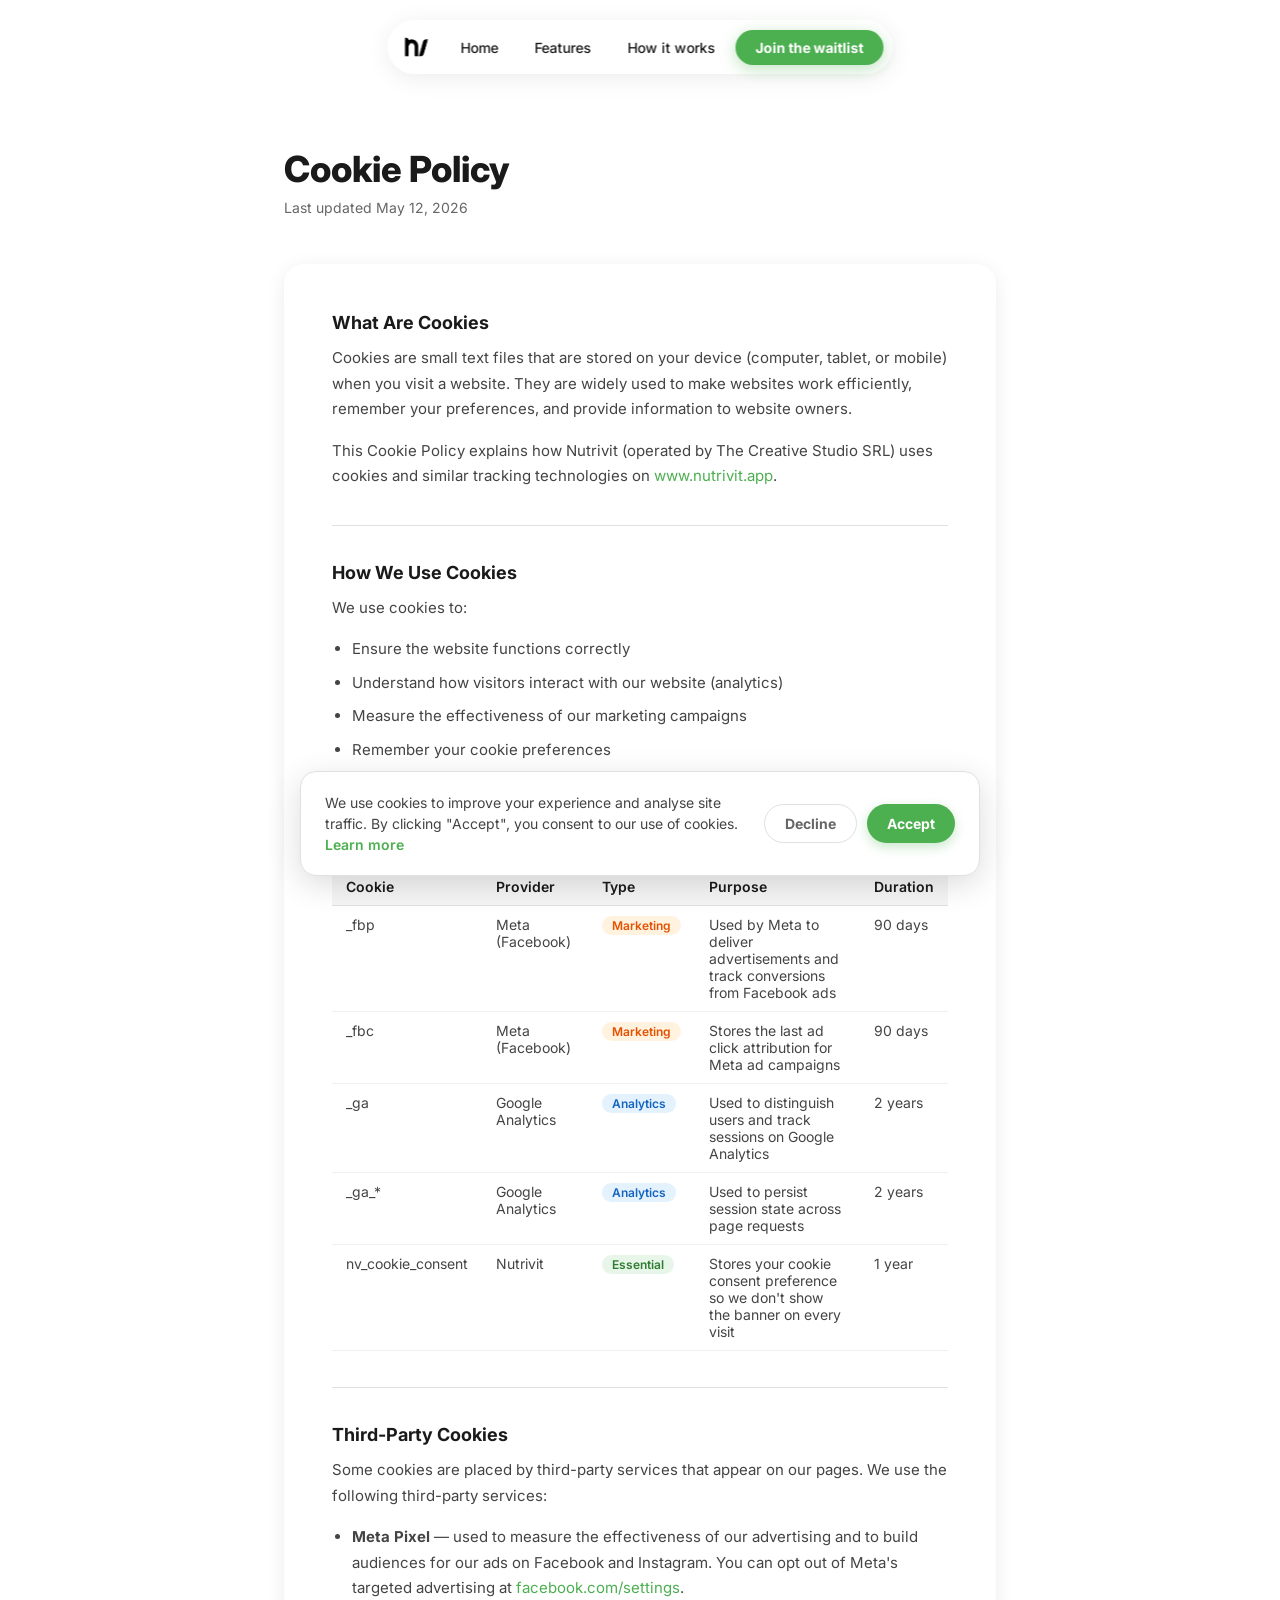
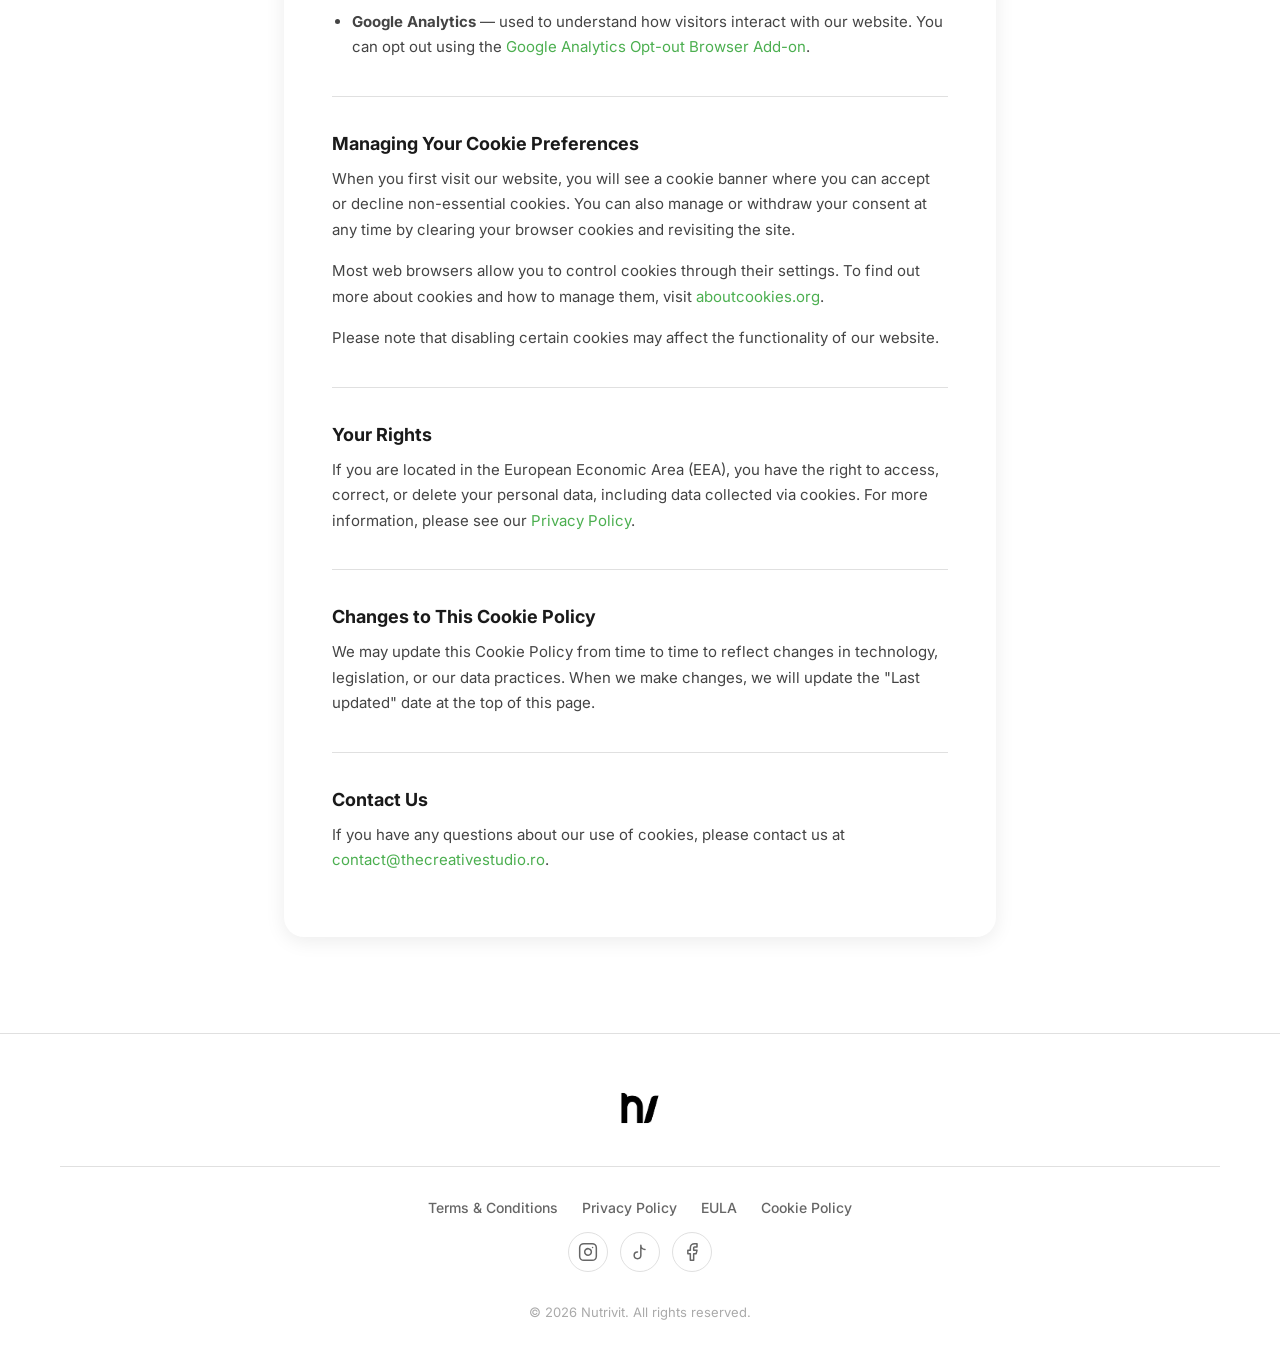
<file: cookies.html>
<!DOCTYPE html>
<html lang="en">
<head>
  <meta charset="UTF-8" />
  <meta name="viewport" content="width=device-width, initial-scale=1.0" />
  <title>Cookie Policy — Nutrivit</title>
  <meta name="robots" content="noindex, follow" />
  <link rel="canonical" href="https://nutrivit.app/cookies.html" />
  <link rel="icon" type="image/png" href="assets/logo.png" />
  <link rel="apple-touch-icon" href="assets/logo.png" />
  <link rel="preconnect" href="https://fonts.googleapis.com" />
  <link rel="preconnect" href="https://fonts.gstatic.com" crossorigin />
  <link href="https://fonts.googleapis.com/css2?family=Inter:wght@400;500;600;700;800&display=swap" rel="stylesheet" />
  <link rel="stylesheet" href="style.css" />
  <style>
    .legal-page {
      min-height: 100vh;
      padding-top: 120px;
      padding-bottom: 96px;
    }
    .legal-wrapper {
      max-width: 760px;
      margin: 0 auto;
      padding: 0 24px;
    }
    .legal-header {
      margin-bottom: 48px;
    }
    .legal-eyebrow {
      font-size: 13px;
      font-weight: 600;
      color: #ffffff;
      text-transform: uppercase;
      letter-spacing: 1.2px;
      margin-bottom: 12px;
    }
    .legal-title {
      font-size: 2.25rem;
      font-weight: 800;
      color: #1A1A1A;
      margin-bottom: 8px;
      line-height: 1.2;
    }
    .legal-updated {
      font-size: 14px;
      color: #666;
    }
    .legal-card {
      background: #fff;
      border-radius: 20px;
      padding: 48px;
      box-shadow: 0 4px 20px rgba(0,0,0,0.08);
    }
    .legal-card h2 {
      font-size: 1.125rem;
      font-weight: 700;
      color: #1A1A1A;
      margin: 36px 0 12px;
      padding-top: 36px;
      border-top: 1px solid #E0E0E0;
    }
    .legal-card h2:first-child {
      margin-top: 0;
      padding-top: 0;
      border-top: none;
    }
    .legal-card p {
      font-size: 15px;
      color: #444;
      line-height: 1.7;
      margin-bottom: 16px;
    }
    .legal-card ul {
      padding-left: 20px;
      margin-bottom: 16px;
    }
    .legal-card ul li {
      font-size: 15px;
      color: #444;
      line-height: 1.7;
      margin-bottom: 8px;
    }
    .legal-card a {
      color: #4CAF50;
      text-decoration: none;
    }
    .legal-card a:hover {
      text-decoration: underline;
    }
    .cookie-table {
      width: 100%;
      border-collapse: collapse;
      margin-bottom: 24px;
      font-size: 14px;
    }
    .cookie-table th {
      background: #F5F5F5;
      padding: 10px 14px;
      text-align: left;
      font-weight: 600;
      color: #1A1A1A;
      border-bottom: 1px solid #E0E0E0;
    }
    .cookie-table td {
      padding: 10px 14px;
      color: #444;
      border-bottom: 1px solid #F0F0F0;
      vertical-align: top;
    }
    .badge-type {
      display: inline-block;
      font-weight: 600;
      font-size: 12px;
      padding: 2px 10px;
      border-radius: 20px;
    }
    .badge-essential { background: #E8F5E9; color: #2e7d32; }
    .badge-analytics { background: #E3F2FD; color: #1565C0; }
    .badge-marketing { background: #FFF3E0; color: #E65100; }
    @media (max-width: 768px) {
      .legal-title { font-size: 1.625rem; }
      .legal-card { padding: 28px 20px; }
      .cookie-table { font-size: 12px; }
      .cookie-table th, .cookie-table td { padding: 8px 10px; }
    }
  </style>

  <!-- Meta Pixel Code -->
  <script>
  !function(f,b,e,v,n,t,s)
  {if(f.fbq)return;n=f.fbq=function(){n.callMethod?
  n.callMethod.apply(n,arguments):n.queue.push(arguments)};
  if(!f._fbq)f._fbq=n;n.push=n;n.loaded=!0;n.version='2.0';
  n.queue=[];t=b.createElement(e);t.async=!0;
  t.src=v;s=b.getElementsByTagName(e)[0];
  s.parentNode.insertBefore(t,s)}(window, document,'script',
  'https://connect.facebook.net/en_US/fbevents.js');
  fbq('init', '2057386998174357');
  fbq('track', 'PageView');
  </script>
  <noscript><img height="1" width="1" style="display:none"
  src="https://www.facebook.com/tr?id=2057386998174357&ev=PageView&noscript=1"
  /></noscript>
  <!-- End Meta Pixel Code -->
</head>
<body>

  <canvas id="gradient" style="position: fixed; top: 0; left: 0; width: 100%; height: 100%; z-index: -1;"></canvas>

  <!-- NAV -->
  <div class="nav__pill-sticky">
    <div class="nav__pill">
      <span class="nav__pill-logo">
        <a href="index.html"><img src="assets/logo.png" alt="Nutrivit logo" /></a>
      </span>
      <a href="index.html" class="nav__link">Home</a>
      <a href="index.html#features" class="nav__link">Features</a>
      <a href="index.html#how-it-works" class="nav__link">How it works</a>
      <a href="index.html#waitlist" class="nav__link nav__link--cta">Join the waitlist</a>
    </div>
  </div>

  <!-- CONTENT -->
  <div class="legal-page">
    <div class="legal-wrapper">
      <div class="legal-header">
        <p class="legal-eyebrow">Legal</p>
        <h1 class="legal-title">Cookie Policy</h1>
        <p class="legal-updated">Last updated May 12, 2026</p>
      </div>

      <div class="legal-card">

        <h2>What Are Cookies</h2>
        <p>Cookies are small text files that are stored on your device (computer, tablet, or mobile) when you visit a website. They are widely used to make websites work efficiently, remember your preferences, and provide information to website owners.</p>
        <p>This Cookie Policy explains how Nutrivit (operated by The Creative Studio SRL) uses cookies and similar tracking technologies on <a href="https://www.nutrivit.app">www.nutrivit.app</a>.</p>

        <h2>How We Use Cookies</h2>
        <p>We use cookies to:</p>
        <ul>
          <li>Ensure the website functions correctly</li>
          <li>Understand how visitors interact with our website (analytics)</li>
          <li>Measure the effectiveness of our marketing campaigns</li>
          <li>Remember your cookie preferences</li>
        </ul>

        <h2>Types of Cookies We Use</h2>
        <table class="cookie-table">
          <thead>
            <tr>
              <th>Cookie</th>
              <th>Provider</th>
              <th>Type</th>
              <th>Purpose</th>
              <th>Duration</th>
            </tr>
          </thead>
          <tbody>
            <tr>
              <td>_fbp</td>
              <td>Meta (Facebook)</td>
              <td><span class="badge-type badge-marketing">Marketing</span></td>
              <td>Used by Meta to deliver advertisements and track conversions from Facebook ads</td>
              <td>90 days</td>
            </tr>
            <tr>
              <td>_fbc</td>
              <td>Meta (Facebook)</td>
              <td><span class="badge-type badge-marketing">Marketing</span></td>
              <td>Stores the last ad click attribution for Meta ad campaigns</td>
              <td>90 days</td>
            </tr>
            <tr>
              <td>_ga</td>
              <td>Google Analytics</td>
              <td><span class="badge-type badge-analytics">Analytics</span></td>
              <td>Used to distinguish users and track sessions on Google Analytics</td>
              <td>2 years</td>
            </tr>
            <tr>
              <td>_ga_*</td>
              <td>Google Analytics</td>
              <td><span class="badge-type badge-analytics">Analytics</span></td>
              <td>Used to persist session state across page requests</td>
              <td>2 years</td>
            </tr>
            <tr>
              <td>nv_cookie_consent</td>
              <td>Nutrivit</td>
              <td><span class="badge-type badge-essential">Essential</span></td>
              <td>Stores your cookie consent preference so we don't show the banner on every visit</td>
              <td>1 year</td>
            </tr>
          </tbody>
        </table>

        <h2>Third-Party Cookies</h2>
        <p>Some cookies are placed by third-party services that appear on our pages. We use the following third-party services:</p>
        <ul>
          <li><strong>Meta Pixel</strong> — used to measure the effectiveness of our advertising and to build audiences for our ads on Facebook and Instagram. You can opt out of Meta's targeted advertising at <a href="https://www.facebook.com/settings/?tab=ads" target="_blank" rel="noopener noreferrer">facebook.com/settings</a>.</li>
          <li><strong>Google Analytics</strong> — used to understand how visitors interact with our website. You can opt out using the <a href="https://tools.google.com/dlpage/gaoptout" target="_blank" rel="noopener noreferrer">Google Analytics Opt-out Browser Add-on</a>.</li>
        </ul>

        <h2>Managing Your Cookie Preferences</h2>
        <p>When you first visit our website, you will see a cookie banner where you can accept or decline non-essential cookies. You can also manage or withdraw your consent at any time by clearing your browser cookies and revisiting the site.</p>
        <p>Most web browsers allow you to control cookies through their settings. To find out more about cookies and how to manage them, visit <a href="https://www.aboutcookies.org" target="_blank" rel="noopener noreferrer">aboutcookies.org</a>.</p>
        <p>Please note that disabling certain cookies may affect the functionality of our website.</p>

        <h2>Your Rights</h2>
        <p>If you are located in the European Economic Area (EEA), you have the right to access, correct, or delete your personal data, including data collected via cookies. For more information, please see our <a href="privacy.html">Privacy Policy</a>.</p>

        <h2>Changes to This Cookie Policy</h2>
        <p>We may update this Cookie Policy from time to time to reflect changes in technology, legislation, or our data practices. When we make changes, we will update the "Last updated" date at the top of this page.</p>

        <h2>Contact Us</h2>
        <p>If you have any questions about our use of cookies, please contact us at <a href="mailto:contact@thecreativestudio.ro">contact@thecreativestudio.ro</a>.</p>

      </div>
    </div>
  </div>

  <!-- FOOTER -->
  <footer class="footer">
    <div class="footer-wrapper">
      <div class="footer-top">
        <a href="index.html" class="footer-logo">
          <picture><source srcset="assets/logo.webp" type="image/webp" /><img src="assets/logo.png" alt="Nutrivit logo" width="32" height="32" /></picture>
        </a>
      </div>
      <hr class="footer-divider" />
      <div class="footer-bottom">
        <div class="footer-legal">
          <a href="terms.html" class="footer-legal__link">Terms &amp; Conditions</a>
          <a href="privacy.html" class="footer-legal__link">Privacy Policy</a>
          <a href="eula.html" class="footer-legal__link">EULA</a>
          <a href="cookies.html" class="footer-legal__link">Cookie Policy</a>
        </div>
        <div class="footer-social">
          <a href="https://www.instagram.com/nutrivit_ai/" class="footer-social__link" aria-label="Instagram" target="_blank" rel="noopener noreferrer">
            <svg xmlns="http://www.w3.org/2000/svg" width="20" height="20" viewBox="0 0 24 24" fill="none" stroke="currentColor" stroke-width="1.8" stroke-linecap="round" stroke-linejoin="round"><rect x="2" y="2" width="20" height="20" rx="5" ry="5"/><path d="M16 11.37A4 4 0 1 1 12.63 8 4 4 0 0 1 16 11.37z"/><line x1="17.5" y1="6.5" x2="17.51" y2="6.5"/></svg>
          </a>
          <a href="https://www.tiktok.com/@nutrivit.ai" class="footer-social__link" aria-label="TikTok" target="_blank" rel="noopener noreferrer">
            <svg xmlns="http://www.w3.org/2000/svg" width="20" height="20" viewBox="0 0 24 24" fill="none" stroke="currentColor" stroke-width="1.8" stroke-linecap="round" stroke-linejoin="round"><path d="M9 12a4 4 0 1 0 4 4V4a5 5 0 0 0 5 5"/></svg>
          </a>
          <a href="https://www.facebook.com/NutrivitApp" class="footer-social__link" aria-label="Facebook" target="_blank" rel="noopener noreferrer">
            <svg xmlns="http://www.w3.org/2000/svg" width="20" height="20" viewBox="0 0 24 24" fill="none" stroke="currentColor" stroke-width="1.8" stroke-linecap="round" stroke-linejoin="round"><path d="M18 2h-3a5 5 0 0 0-5 5v3H7v4h3v8h4v-8h3l1-4h-4V7a1 1 0 0 1 1-1h3z"/></svg>
          </a>
        </div>
      </div>
      <p class="footer-copy">&copy; 2026 Nutrivit. All rights reserved.</p>
    </div>
  </footer>

  <!-- COOKIE BANNER -->
  <div id="cookie-banner" style="display:none;">
    <p>
      We use cookies to improve your experience and analyse site traffic. By clicking "Accept", you consent to our use of cookies.
      <a href="cookies.html">Learn more</a>
    </p>
    <div class="cookie-banner__actions">
      <button id="cookie-decline" class="cookie-btn cookie-btn--ghost">Decline</button>
      <button id="cookie-accept" class="cookie-btn cookie-btn--primary">Accept</button>
    </div>
  </div>

  <style>
    #cookie-banner {
      position: fixed;
      bottom: 24px;
      left: 50%;
      transform: translateX(-50%);
      z-index: 999;
      background: #fff;
      border-radius: 16px;
      box-shadow: 0 8px 32px rgba(0,0,0,0.14);
      padding: 20px 24px;
      display: flex;
      align-items: center;
      gap: 24px;
      max-width: 680px;
      width: calc(100% - 48px);
      border: 1px solid #E0E0E0;
      animation: slideUp 0.4s cubic-bezier(0.4, 0, 0.2, 1) both;
    }
    @keyframes slideUp {
      from { opacity: 0; transform: translateX(-50%) translateY(20px); }
      to   { opacity: 1; transform: translateX(-50%) translateY(0); }
    }
    #cookie-banner p {
      font-size: 14px;
      color: #444;
      line-height: 1.5;
      margin: 0;
      flex: 1;
    }
    #cookie-banner p a {
      color: #4CAF50;
      text-decoration: none;
      font-weight: 600;
    }
    #cookie-banner p a:hover { text-decoration: underline; }
    .cookie-banner__actions {
      display: flex;
      gap: 10px;
      flex-shrink: 0;
    }
    .cookie-btn {
      font-family: 'Inter', sans-serif;
      font-size: 14px;
      font-weight: 700;
      padding: 10px 20px;
      border-radius: 50px;
      cursor: pointer;
      border: none;
      transition: all 0.2s;
      white-space: nowrap;
    }
    .cookie-btn--primary {
      background: #4CAF50;
      color: #fff;
      box-shadow: 0 4px 12px rgba(76,175,80,0.3);
    }
    .cookie-btn--primary:hover { background: #388E3C; }
    .cookie-btn--ghost {
      background: transparent;
      color: #666;
      border: 1.5px solid #E0E0E0;
    }
    .cookie-btn--ghost:hover { background: #F5F5F5; color: #1A1A1A; }
    @media (max-width: 600px) {
      #cookie-banner {
        flex-direction: column;
        align-items: flex-start;
        gap: 16px;
        bottom: 16px;
      }
      .cookie-banner__actions { width: 100%; }
      .cookie-btn { flex: 1; text-align: center; }
    }
  </style>

  <script src="main.js" type="module"></script>

  <script>
    (function () {
      const banner = document.getElementById('cookie-banner');
      const acceptBtn = document.getElementById('cookie-accept');
      const declineBtn = document.getElementById('cookie-decline');

      if (!localStorage.getItem('nv_cookie_consent')) {
        banner.style.display = 'flex';
      }

      acceptBtn.addEventListener('click', function () {
        localStorage.setItem('nv_cookie_consent', 'accepted');
        banner.style.display = 'none';
      });

      declineBtn.addEventListener('click', function () {
        localStorage.setItem('nv_cookie_consent', 'declined');
        banner.style.display = 'none';
      });
    })();
  </script>

</body>
</html>
</file>
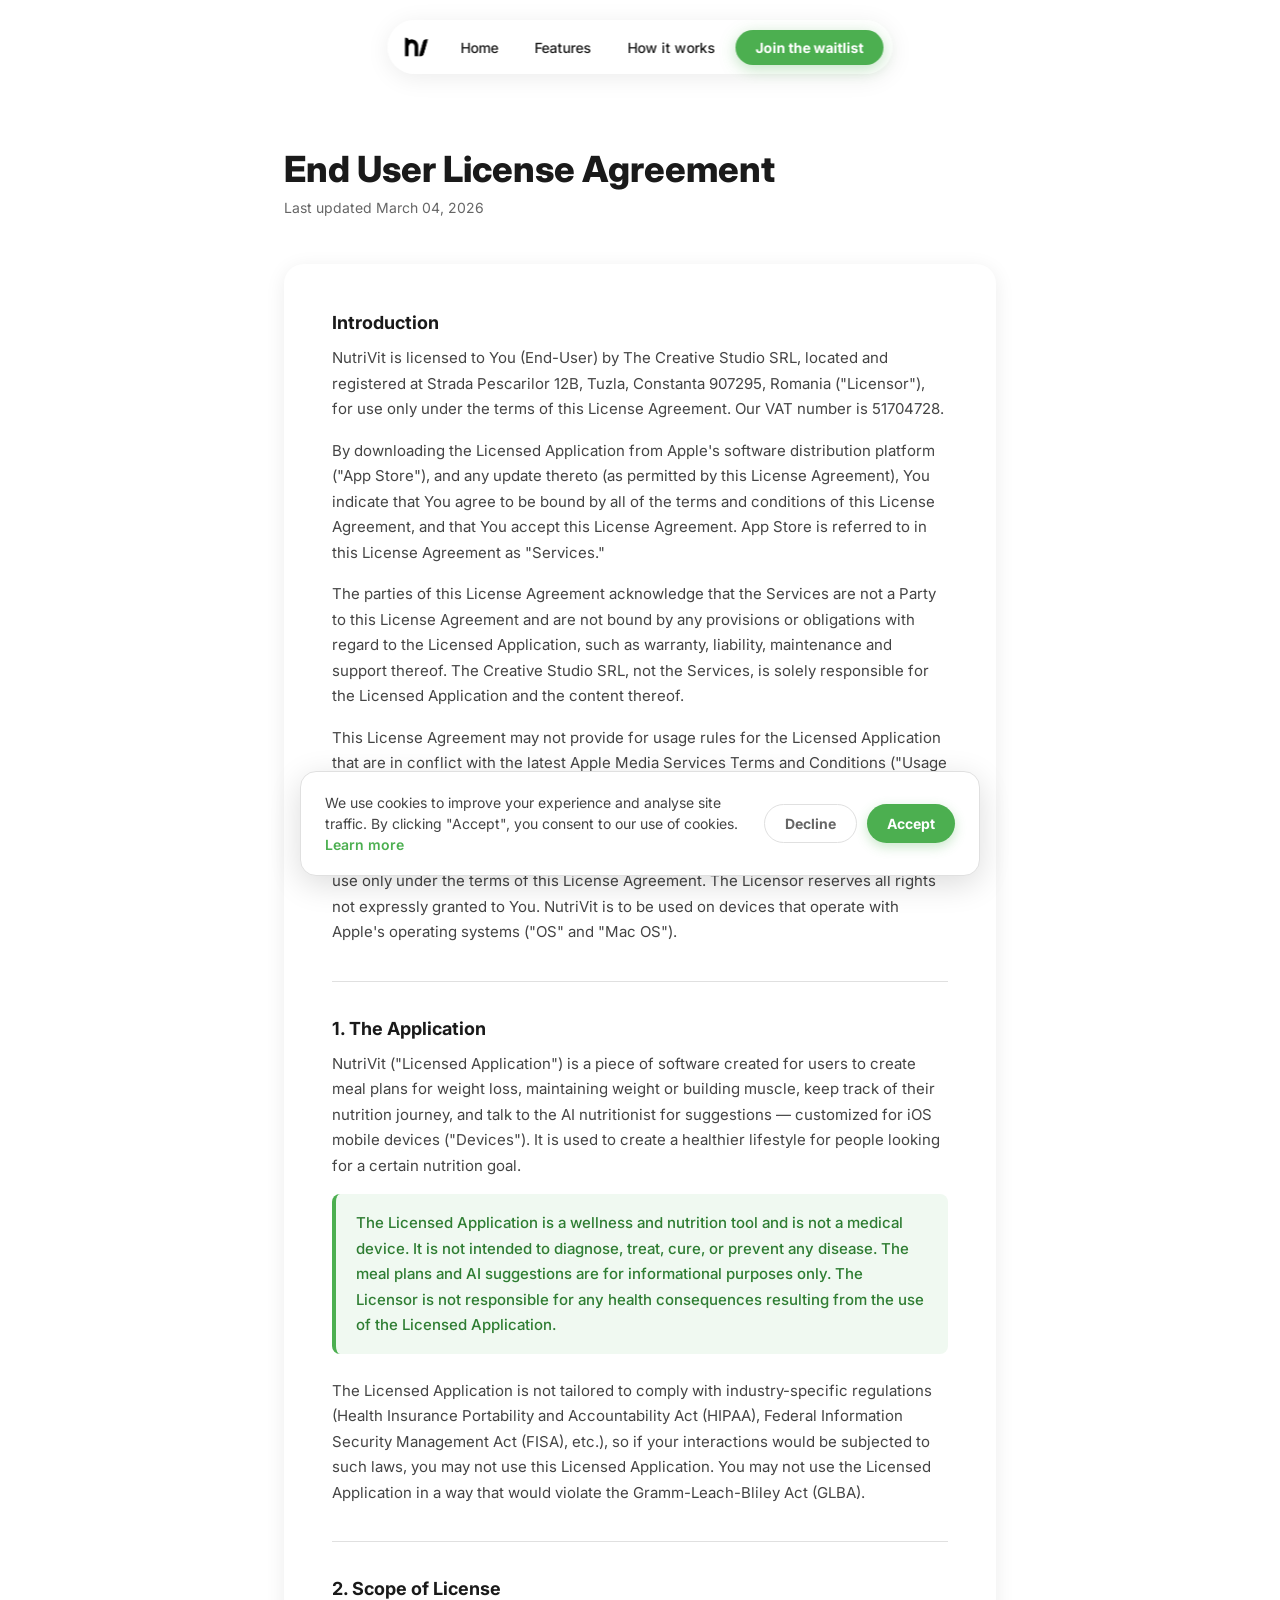
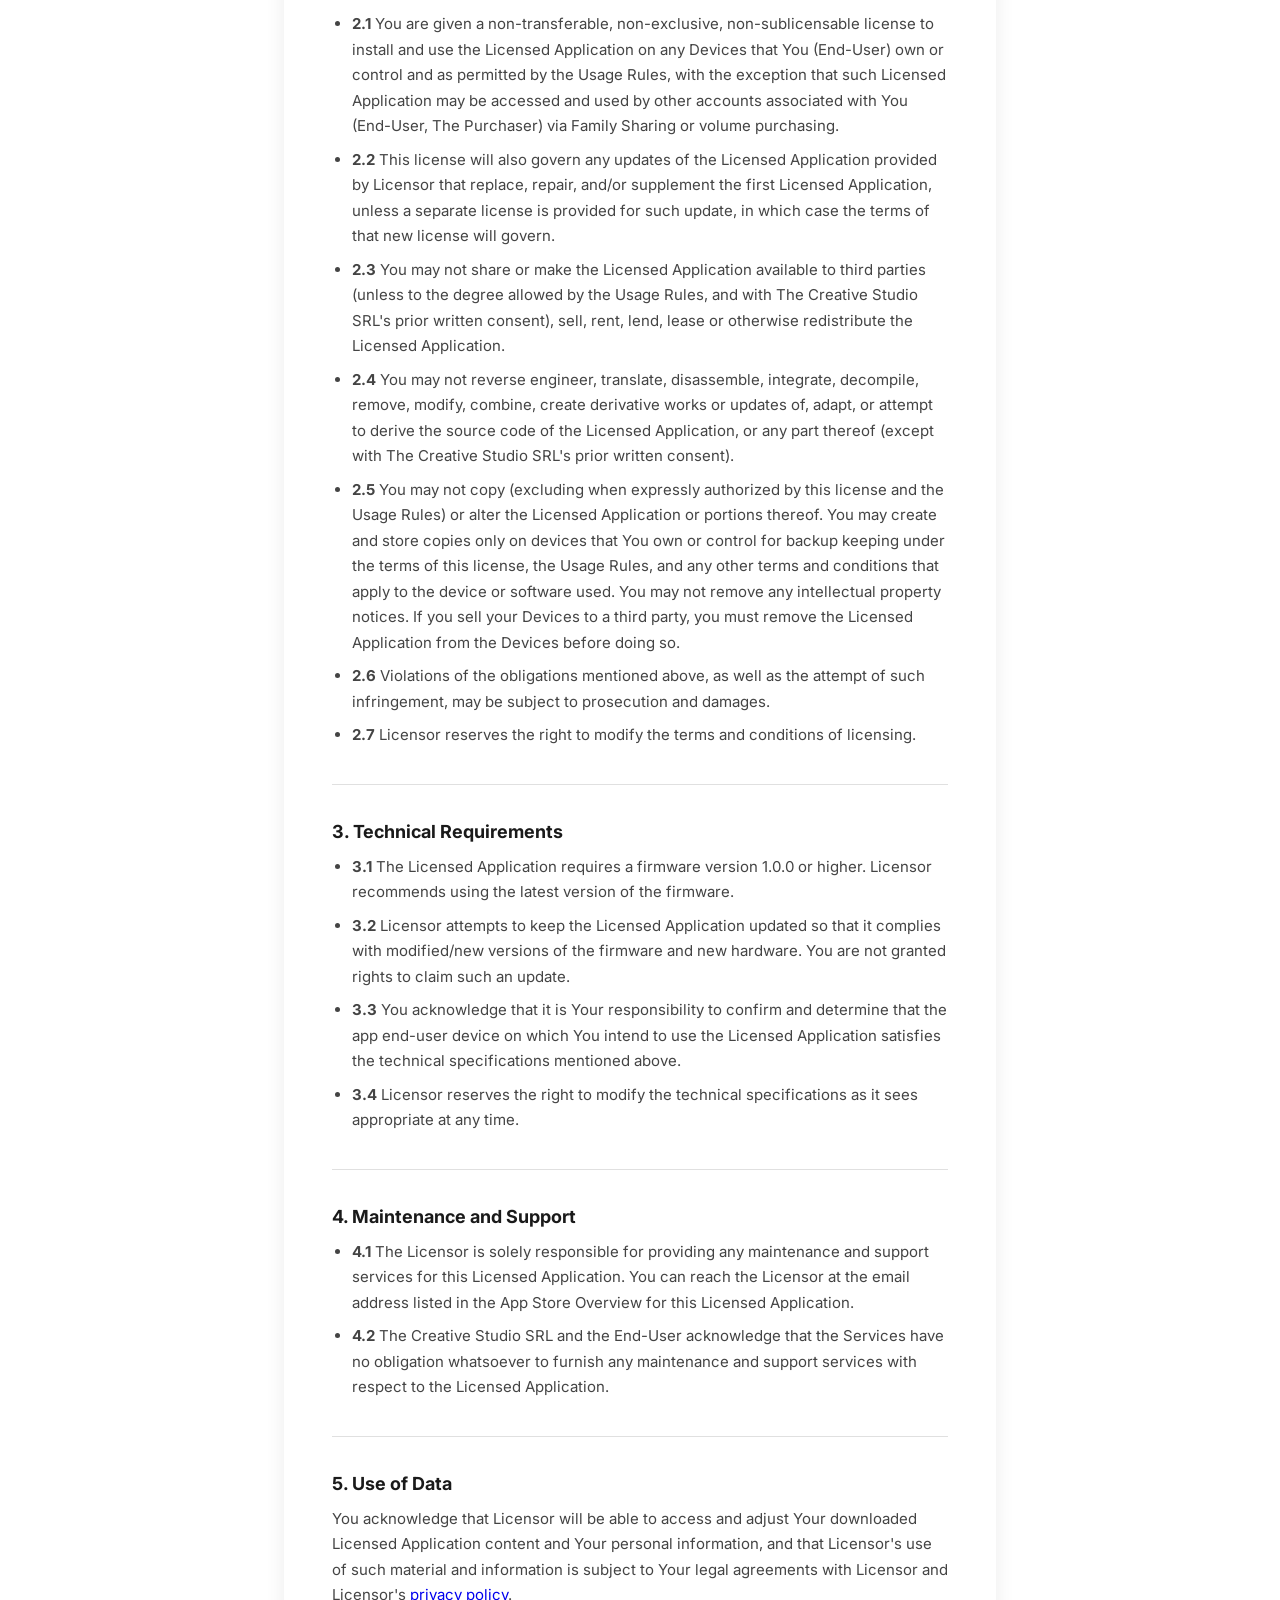
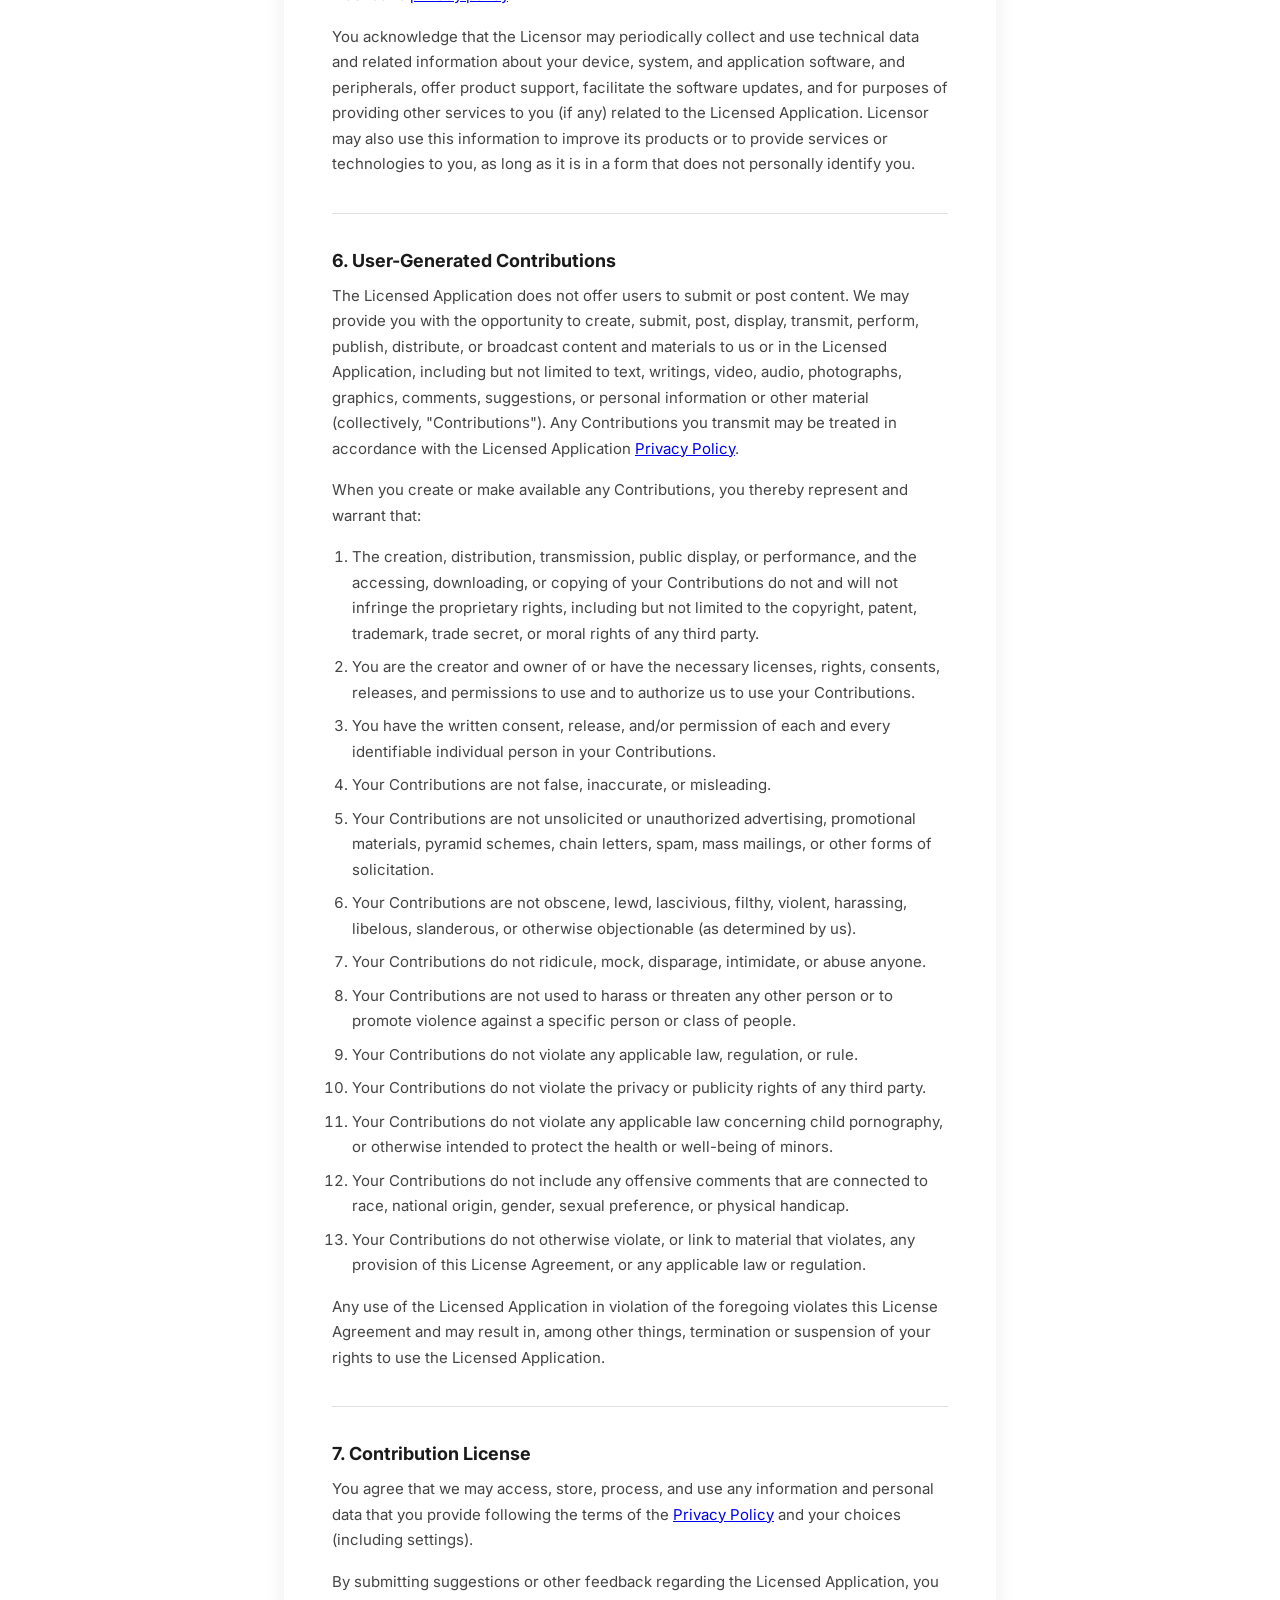
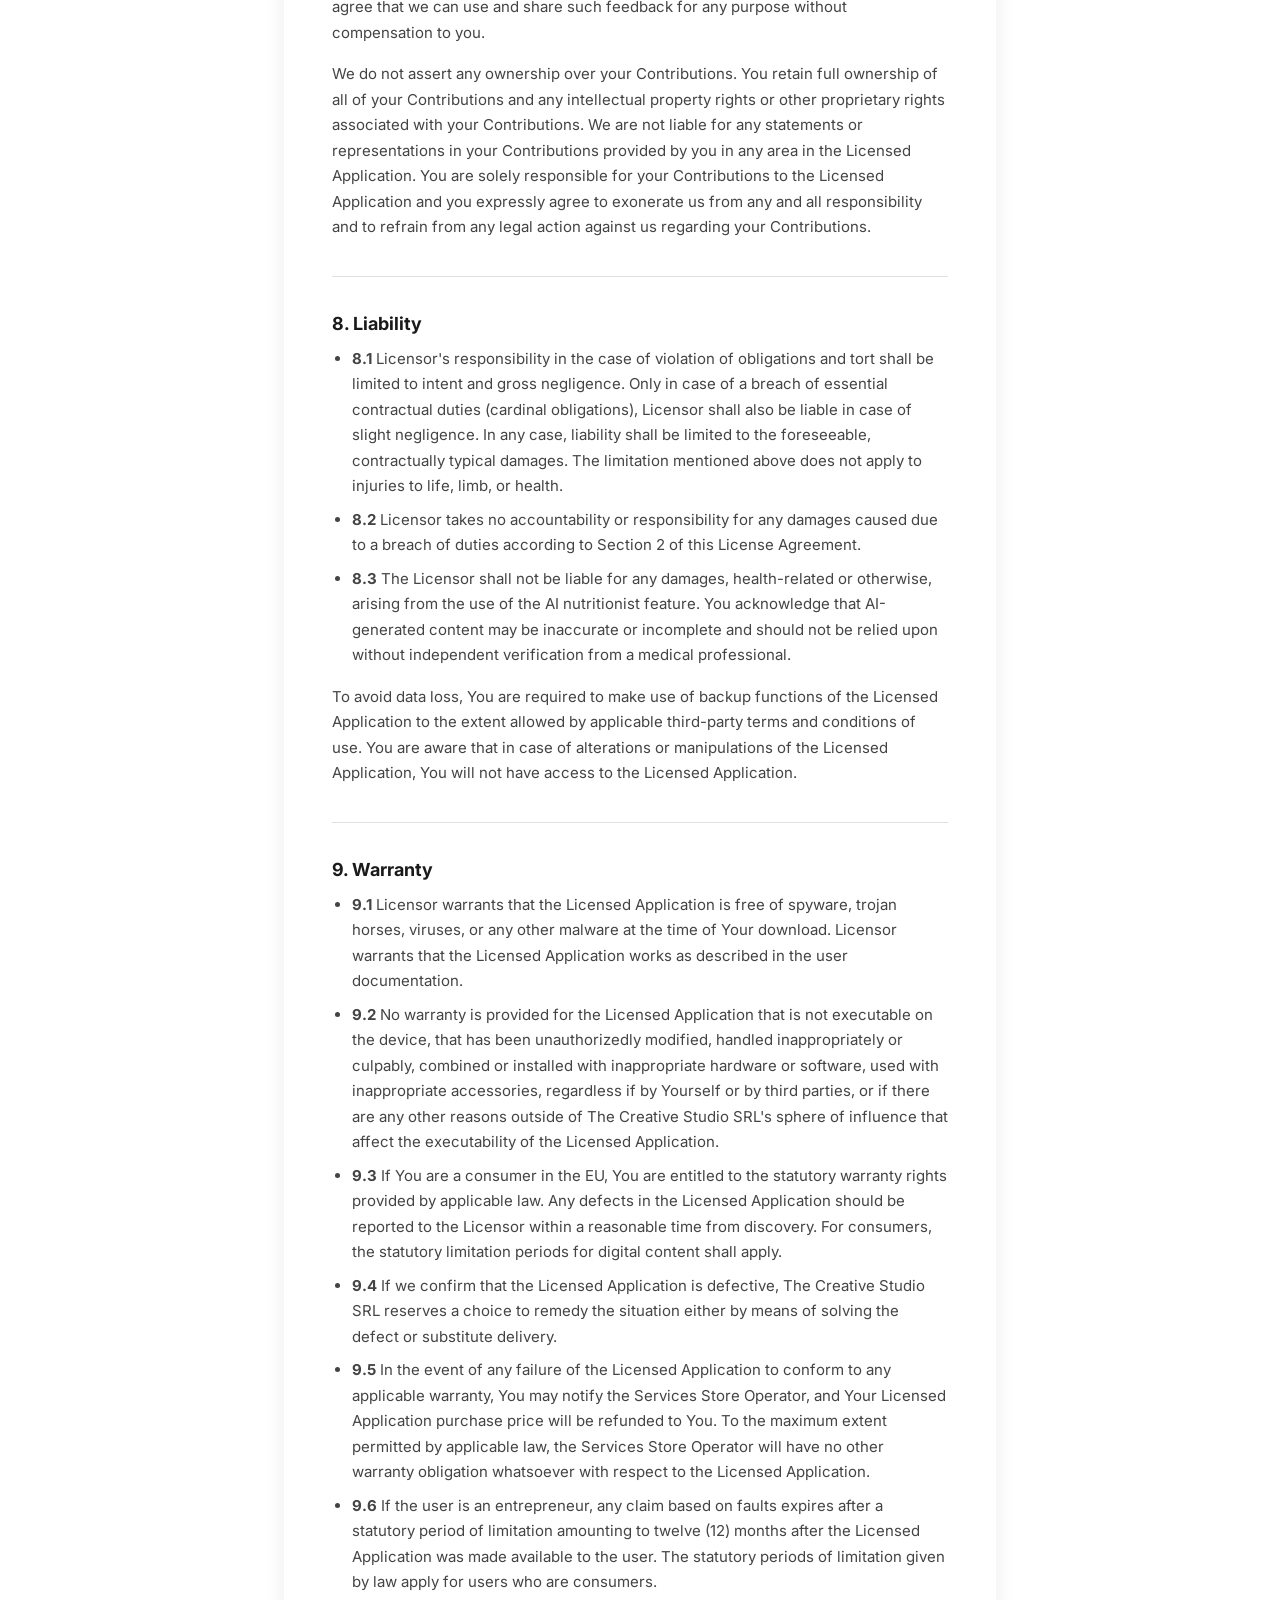
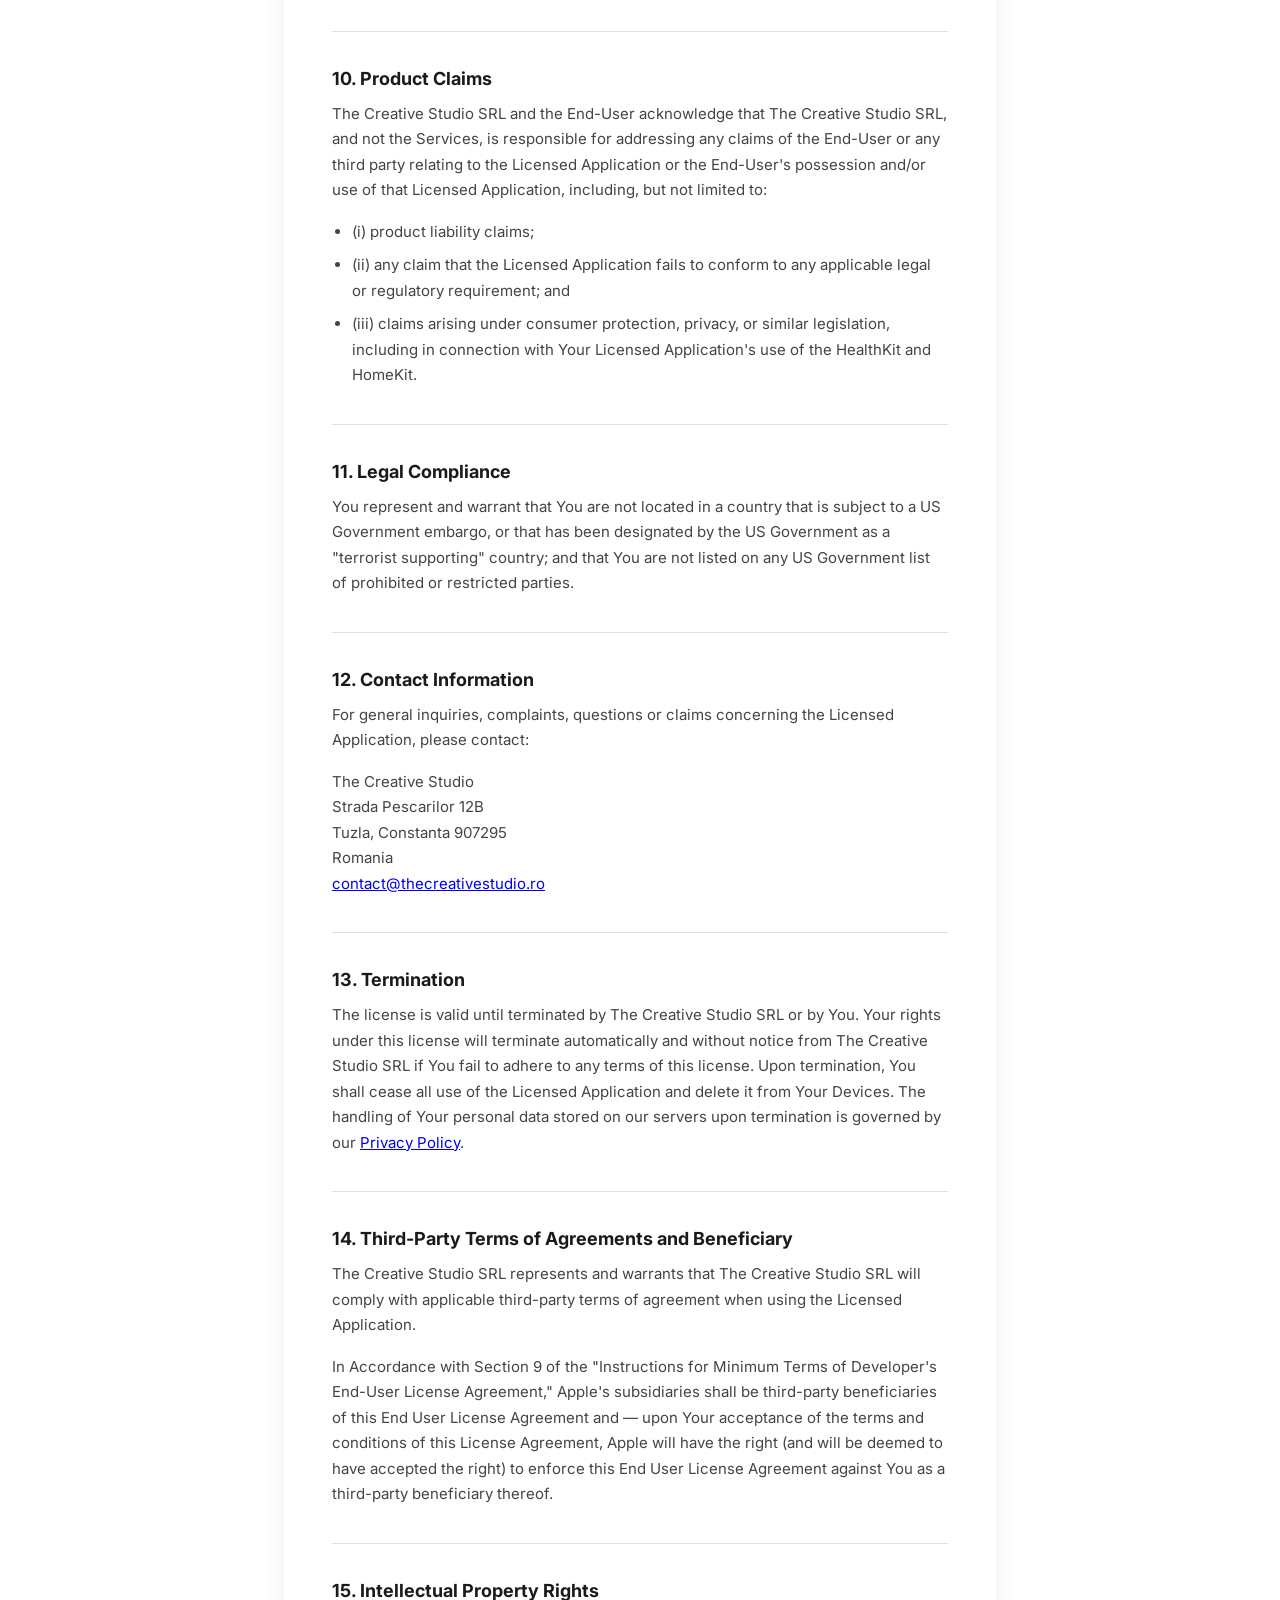
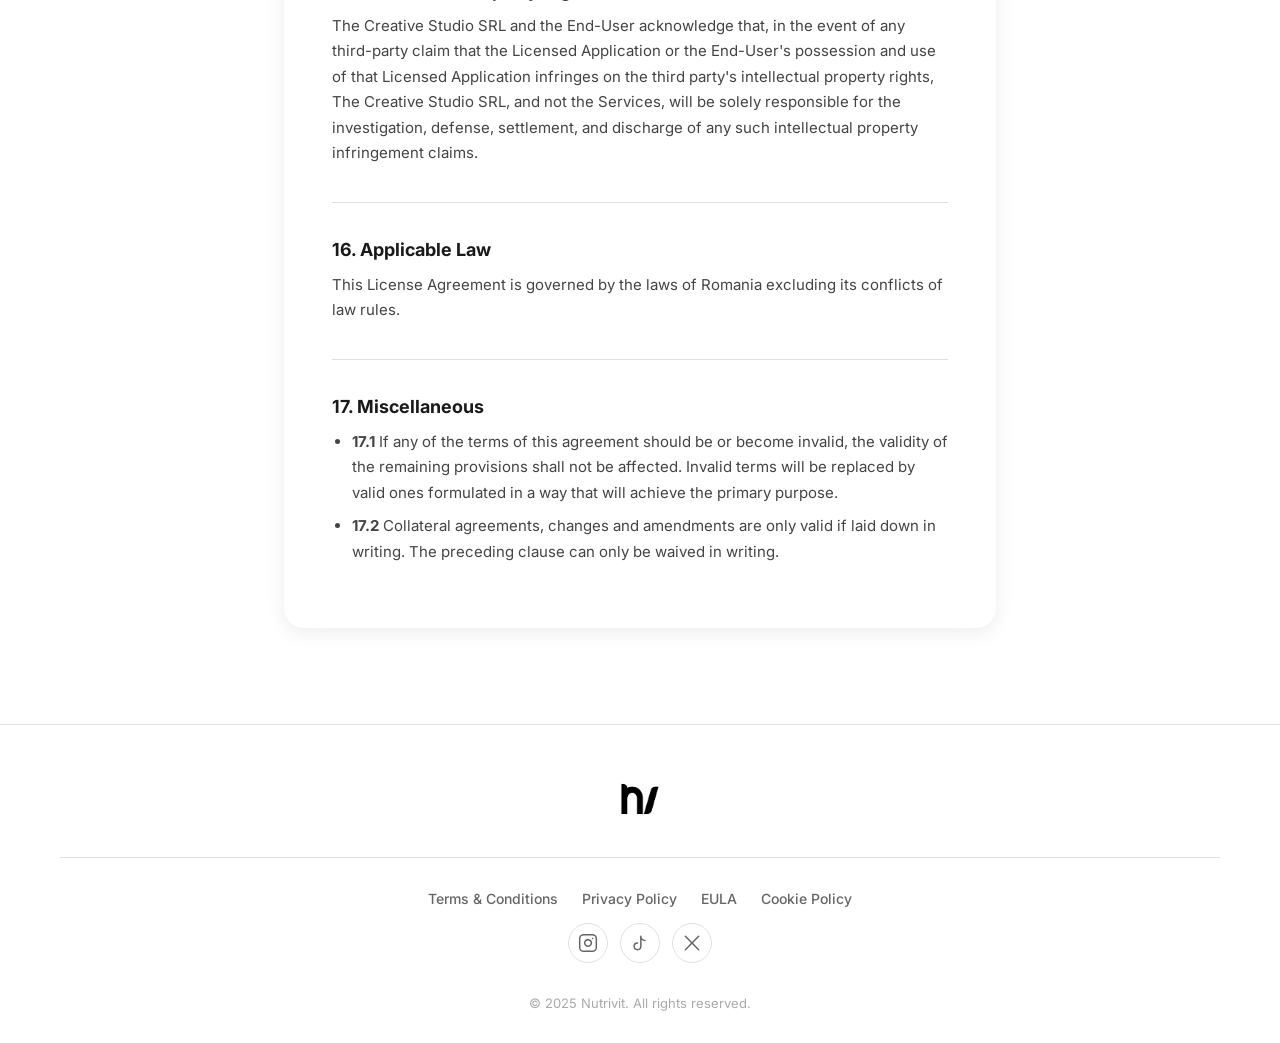
<file: eula.html>
<!DOCTYPE html>
<html lang="en">
<head>
  <meta charset="UTF-8" />
  <meta name="viewport" content="width=device-width, initial-scale=1.0" />
  <title>EULA — Nutrivit</title>
  <meta name="robots" content="noindex, follow" />
  <link rel="canonical" href="https://nutrivit.app/eula.html" />
  <link rel="preconnect" href="https://fonts.googleapis.com" />
  <link rel="preconnect" href="https://fonts.gstatic.com" crossorigin />
  <link href="https://fonts.googleapis.com/css2?family=Inter:wght@400;500;600;700;800&display=swap" rel="stylesheet" />
  <link rel="stylesheet" href="style.css" />
  <style>
    .legal-page {
      min-height: 100vh;
      padding-top: 120px;
      padding-bottom: 96px;
    }
    .legal-wrapper {
      max-width: 760px;
      margin: 0 auto;
      padding: 0 24px;
    }
    .legal-header {
      margin-bottom: 48px;
    }
    .legal-eyebrow {
      font-size: 13px;
      font-weight: 600;
      color: #ffffff;
      text-transform: uppercase;
      letter-spacing: 1.2px;
      margin-bottom: 12px;
    }
    .legal-title {
      font-size: 2.25rem;
      font-weight: 800;
      color: #1A1A1A;
      margin-bottom: 8px;
      line-height: 1.2;
    }
    .legal-updated {
      font-size: 14px;
      color: #666;
    }
    .legal-card {
      background: #fff;
      border-radius: 20px;
      padding: 48px;
      box-shadow: 0 4px 20px rgba(0,0,0,0.08);
    }
    .legal-card h2 {
      font-size: 1.125rem;
      font-weight: 700;
      color: #1A1A1A;
      margin: 36px 0 12px;
      padding-top: 36px;
      border-top: 1px solid #E0E0E0;
    }
    .legal-card h2:first-child {
      margin-top: 0;
      padding-top: 0;
      border-top: none;
    }
    .legal-card p {
      font-size: 15px;
      color: #444;
      line-height: 1.7;
      margin-bottom: 16px;
    }
    .legal-card ul, .legal-card ol {
      padding-left: 20px;
      margin-bottom: 16px;
    }
    .legal-card ul li, .legal-card ol li {
      font-size: 15px;
      color: #444;
      line-height: 1.7;
      margin-bottom: 8px;
    }
    .legal-card .disclaimer-box {
      background: #F0F9F1;
      border-left: 4px solid #4CAF50;
      border-radius: 8px;
      padding: 16px 20px;
      margin-bottom: 24px;
    }
    .legal-card .disclaimer-box p {
      margin: 0;
      color: #2e7d32;
      font-weight: 500;
    }
    @media (max-width: 768px) {
      .legal-title { font-size: 1.625rem; }
      .legal-card { padding: 28px 20px; }
    }
  </style>

  <!-- Meta Pixel Code -->
  <script>
  !function(f,b,e,v,n,t,s)
  {if(f.fbq)return;n=f.fbq=function(){n.callMethod?
  n.callMethod.apply(n,arguments):n.queue.push(arguments)};
  if(!f._fbq)f._fbq=n;n.push=n;n.loaded=!0;n.version='2.0';
  n.queue=[];t=b.createElement(e);t.async=!0;
  t.src=v;s=b.getElementsByTagName(e)[0];
  s.parentNode.insertBefore(t,s)}(window, document,'script',
  'https://connect.facebook.net/en_US/fbevents.js');
  fbq('init', '2057386998174357');
  fbq('track', 'PageView');
  </script>
  <noscript><img height="1" width="1" style="display:none"
  src="https://www.facebook.com/tr?id=2057386998174357&ev=PageView&noscript=1"
  /></noscript>
  <!-- End Meta Pixel Code -->
</head>
<body>

  <canvas id="gradient" style="position: fixed; top: 0; left: 0; width: 100%; height: 100%; z-index: -1;"></canvas>

  <!-- NAV -->
  <div class="nav__pill-sticky">
    <div class="nav__pill">
      <span class="nav__pill-logo">
        <a href="index.html"><img src="assets/logo.png" alt="Nutrivit logo" /></a>
      </span>
      <a href="index.html" class="nav__link">Home</a>
      <a href="index.html#features" class="nav__link">Features</a>
      <a href="index.html#how-it-works" class="nav__link">How it works</a>
      <a href="index.html#waitlist" class="nav__link nav__link--cta">Join the waitlist</a>
    </div>
  </div>

  <!-- CONTENT -->
  <div class="legal-page">
    <div class="legal-wrapper">
      <div class="legal-header">
        <p class="legal-eyebrow">Legal</p>
        <h1 class="legal-title">End User License Agreement</h1>
        <p class="legal-updated">Last updated March 04, 2026</p>
      </div>

      <div class="legal-card">

        <h2>Introduction</h2>
        <p>NutriVit is licensed to You (End-User) by The Creative Studio SRL, located and registered at Strada Pescarilor 12B, Tuzla, Constanta 907295, Romania ("Licensor"), for use only under the terms of this License Agreement. Our VAT number is 51704728.</p>
        <p>By downloading the Licensed Application from Apple's software distribution platform ("App Store"), and any update thereto (as permitted by this License Agreement), You indicate that You agree to be bound by all of the terms and conditions of this License Agreement, and that You accept this License Agreement. App Store is referred to in this License Agreement as "Services."</p>
        <p>The parties of this License Agreement acknowledge that the Services are not a Party to this License Agreement and are not bound by any provisions or obligations with regard to the Licensed Application, such as warranty, liability, maintenance and support thereof. The Creative Studio SRL, not the Services, is solely responsible for the Licensed Application and the content thereof.</p>
        <p>This License Agreement may not provide for usage rules for the Licensed Application that are in conflict with the latest Apple Media Services Terms and Conditions ("Usage Rules"). The Creative Studio SRL acknowledges that it had the opportunity to review the Usage Rules and this License Agreement is not conflicting with them.</p>
        <p>NutriVit when purchased or downloaded through the Services, is licensed to You for use only under the terms of this License Agreement. The Licensor reserves all rights not expressly granted to You. NutriVit is to be used on devices that operate with Apple's operating systems ("OS" and "Mac OS").</p>

        <h2>1. The Application</h2>
        <p>NutriVit ("Licensed Application") is a piece of software created for users to create meal plans for weight loss, maintaining weight or building muscle, keep track of their nutrition journey, and talk to the AI nutritionist for suggestions — customized for iOS mobile devices ("Devices"). It is used to create a healthier lifestyle for people looking for a certain nutrition goal.</p>
        <div class="disclaimer-box">
          <p>The Licensed Application is a wellness and nutrition tool and is not a medical device. It is not intended to diagnose, treat, cure, or prevent any disease. The meal plans and AI suggestions are for informational purposes only. The Licensor is not responsible for any health consequences resulting from the use of the Licensed Application.</p>
        </div>
        <p>The Licensed Application is not tailored to comply with industry-specific regulations (Health Insurance Portability and Accountability Act (HIPAA), Federal Information Security Management Act (FISA), etc.), so if your interactions would be subjected to such laws, you may not use this Licensed Application. You may not use the Licensed Application in a way that would violate the Gramm-Leach-Bliley Act (GLBA).</p>

        <h2>2. Scope of License</h2>
        <ul>
          <li><strong>2.1</strong> You are given a non-transferable, non-exclusive, non-sublicensable license to install and use the Licensed Application on any Devices that You (End-User) own or control and as permitted by the Usage Rules, with the exception that such Licensed Application may be accessed and used by other accounts associated with You (End-User, The Purchaser) via Family Sharing or volume purchasing.</li>
          <li><strong>2.2</strong> This license will also govern any updates of the Licensed Application provided by Licensor that replace, repair, and/or supplement the first Licensed Application, unless a separate license is provided for such update, in which case the terms of that new license will govern.</li>
          <li><strong>2.3</strong> You may not share or make the Licensed Application available to third parties (unless to the degree allowed by the Usage Rules, and with The Creative Studio SRL's prior written consent), sell, rent, lend, lease or otherwise redistribute the Licensed Application.</li>
          <li><strong>2.4</strong> You may not reverse engineer, translate, disassemble, integrate, decompile, remove, modify, combine, create derivative works or updates of, adapt, or attempt to derive the source code of the Licensed Application, or any part thereof (except with The Creative Studio SRL's prior written consent).</li>
          <li><strong>2.5</strong> You may not copy (excluding when expressly authorized by this license and the Usage Rules) or alter the Licensed Application or portions thereof. You may create and store copies only on devices that You own or control for backup keeping under the terms of this license, the Usage Rules, and any other terms and conditions that apply to the device or software used. You may not remove any intellectual property notices. If you sell your Devices to a third party, you must remove the Licensed Application from the Devices before doing so.</li>
          <li><strong>2.6</strong> Violations of the obligations mentioned above, as well as the attempt of such infringement, may be subject to prosecution and damages.</li>
          <li><strong>2.7</strong> Licensor reserves the right to modify the terms and conditions of licensing.</li>
        </ul>

        <h2>3. Technical Requirements</h2>
        <ul>
          <li><strong>3.1</strong> The Licensed Application requires a firmware version 1.0.0 or higher. Licensor recommends using the latest version of the firmware.</li>
          <li><strong>3.2</strong> Licensor attempts to keep the Licensed Application updated so that it complies with modified/new versions of the firmware and new hardware. You are not granted rights to claim such an update.</li>
          <li><strong>3.3</strong> You acknowledge that it is Your responsibility to confirm and determine that the app end-user device on which You intend to use the Licensed Application satisfies the technical specifications mentioned above.</li>
          <li><strong>3.4</strong> Licensor reserves the right to modify the technical specifications as it sees appropriate at any time.</li>
        </ul>

        <h2>4. Maintenance and Support</h2>
        <ul>
          <li><strong>4.1</strong> The Licensor is solely responsible for providing any maintenance and support services for this Licensed Application. You can reach the Licensor at the email address listed in the App Store Overview for this Licensed Application.</li>
          <li><strong>4.2</strong> The Creative Studio SRL and the End-User acknowledge that the Services have no obligation whatsoever to furnish any maintenance and support services with respect to the Licensed Application.</li>
        </ul>

        <h2>5. Use of Data</h2>
        <p>You acknowledge that Licensor will be able to access and adjust Your downloaded Licensed Application content and Your personal information, and that Licensor's use of such material and information is subject to Your legal agreements with Licensor and Licensor's <a href="privacy.html">privacy policy</a>.</p>
        <p>You acknowledge that the Licensor may periodically collect and use technical data and related information about your device, system, and application software, and peripherals, offer product support, facilitate the software updates, and for purposes of providing other services to you (if any) related to the Licensed Application. Licensor may also use this information to improve its products or to provide services or technologies to you, as long as it is in a form that does not personally identify you.</p>

        <h2>6. User-Generated Contributions</h2>
        <p>The Licensed Application does not offer users to submit or post content. We may provide you with the opportunity to create, submit, post, display, transmit, perform, publish, distribute, or broadcast content and materials to us or in the Licensed Application, including but not limited to text, writings, video, audio, photographs, graphics, comments, suggestions, or personal information or other material (collectively, "Contributions"). Any Contributions you transmit may be treated in accordance with the Licensed Application <a href="privacy.html">Privacy Policy</a>.</p>
        <p>When you create or make available any Contributions, you thereby represent and warrant that:</p>
        <ol>
          <li>The creation, distribution, transmission, public display, or performance, and the accessing, downloading, or copying of your Contributions do not and will not infringe the proprietary rights, including but not limited to the copyright, patent, trademark, trade secret, or moral rights of any third party.</li>
          <li>You are the creator and owner of or have the necessary licenses, rights, consents, releases, and permissions to use and to authorize us to use your Contributions.</li>
          <li>You have the written consent, release, and/or permission of each and every identifiable individual person in your Contributions.</li>
          <li>Your Contributions are not false, inaccurate, or misleading.</li>
          <li>Your Contributions are not unsolicited or unauthorized advertising, promotional materials, pyramid schemes, chain letters, spam, mass mailings, or other forms of solicitation.</li>
          <li>Your Contributions are not obscene, lewd, lascivious, filthy, violent, harassing, libelous, slanderous, or otherwise objectionable (as determined by us).</li>
          <li>Your Contributions do not ridicule, mock, disparage, intimidate, or abuse anyone.</li>
          <li>Your Contributions are not used to harass or threaten any other person or to promote violence against a specific person or class of people.</li>
          <li>Your Contributions do not violate any applicable law, regulation, or rule.</li>
          <li>Your Contributions do not violate the privacy or publicity rights of any third party.</li>
          <li>Your Contributions do not violate any applicable law concerning child pornography, or otherwise intended to protect the health or well-being of minors.</li>
          <li>Your Contributions do not include any offensive comments that are connected to race, national origin, gender, sexual preference, or physical handicap.</li>
          <li>Your Contributions do not otherwise violate, or link to material that violates, any provision of this License Agreement, or any applicable law or regulation.</li>
        </ol>
        <p>Any use of the Licensed Application in violation of the foregoing violates this License Agreement and may result in, among other things, termination or suspension of your rights to use the Licensed Application.</p>

        <h2>7. Contribution License</h2>
        <p>You agree that we may access, store, process, and use any information and personal data that you provide following the terms of the <a href="privacy.html">Privacy Policy</a> and your choices (including settings).</p>
        <p>By submitting suggestions or other feedback regarding the Licensed Application, you agree that we can use and share such feedback for any purpose without compensation to you.</p>
        <p>We do not assert any ownership over your Contributions. You retain full ownership of all of your Contributions and any intellectual property rights or other proprietary rights associated with your Contributions. We are not liable for any statements or representations in your Contributions provided by you in any area in the Licensed Application. You are solely responsible for your Contributions to the Licensed Application and you expressly agree to exonerate us from any and all responsibility and to refrain from any legal action against us regarding your Contributions.</p>

        <h2>8. Liability</h2>
        <ul>
          <li><strong>8.1</strong> Licensor's responsibility in the case of violation of obligations and tort shall be limited to intent and gross negligence. Only in case of a breach of essential contractual duties (cardinal obligations), Licensor shall also be liable in case of slight negligence. In any case, liability shall be limited to the foreseeable, contractually typical damages. The limitation mentioned above does not apply to injuries to life, limb, or health.</li>
          <li><strong>8.2</strong> Licensor takes no accountability or responsibility for any damages caused due to a breach of duties according to Section 2 of this License Agreement.</li>
          <li><strong>8.3</strong> The Licensor shall not be liable for any damages, health-related or otherwise, arising from the use of the AI nutritionist feature. You acknowledge that AI-generated content may be inaccurate or incomplete and should not be relied upon without independent verification from a medical professional.</li>
        </ul>
        <p>To avoid data loss, You are required to make use of backup functions of the Licensed Application to the extent allowed by applicable third-party terms and conditions of use. You are aware that in case of alterations or manipulations of the Licensed Application, You will not have access to the Licensed Application.</p>

        <h2>9. Warranty</h2>
        <ul>
          <li><strong>9.1</strong> Licensor warrants that the Licensed Application is free of spyware, trojan horses, viruses, or any other malware at the time of Your download. Licensor warrants that the Licensed Application works as described in the user documentation.</li>
          <li><strong>9.2</strong> No warranty is provided for the Licensed Application that is not executable on the device, that has been unauthorizedly modified, handled inappropriately or culpably, combined or installed with inappropriate hardware or software, used with inappropriate accessories, regardless if by Yourself or by third parties, or if there are any other reasons outside of The Creative Studio SRL's sphere of influence that affect the executability of the Licensed Application.</li>
          <li><strong>9.3</strong> If You are a consumer in the EU, You are entitled to the statutory warranty rights provided by applicable law. Any defects in the Licensed Application should be reported to the Licensor within a reasonable time from discovery. For consumers, the statutory limitation periods for digital content shall apply.</li>
          <li><strong>9.4</strong> If we confirm that the Licensed Application is defective, The Creative Studio SRL reserves a choice to remedy the situation either by means of solving the defect or substitute delivery.</li>
          <li><strong>9.5</strong> In the event of any failure of the Licensed Application to conform to any applicable warranty, You may notify the Services Store Operator, and Your Licensed Application purchase price will be refunded to You. To the maximum extent permitted by applicable law, the Services Store Operator will have no other warranty obligation whatsoever with respect to the Licensed Application.</li>
          <li><strong>9.6</strong> If the user is an entrepreneur, any claim based on faults expires after a statutory period of limitation amounting to twelve (12) months after the Licensed Application was made available to the user. The statutory periods of limitation given by law apply for users who are consumers.</li>
        </ul>

        <h2>10. Product Claims</h2>
        <p>The Creative Studio SRL and the End-User acknowledge that The Creative Studio SRL, and not the Services, is responsible for addressing any claims of the End-User or any third party relating to the Licensed Application or the End-User's possession and/or use of that Licensed Application, including, but not limited to:</p>
        <ul>
          <li>(i) product liability claims;</li>
          <li>(ii) any claim that the Licensed Application fails to conform to any applicable legal or regulatory requirement; and</li>
          <li>(iii) claims arising under consumer protection, privacy, or similar legislation, including in connection with Your Licensed Application's use of the HealthKit and HomeKit.</li>
        </ul>

        <h2>11. Legal Compliance</h2>
        <p>You represent and warrant that You are not located in a country that is subject to a US Government embargo, or that has been designated by the US Government as a "terrorist supporting" country; and that You are not listed on any US Government list of prohibited or restricted parties.</p>

        <h2>12. Contact Information</h2>
        <p>For general inquiries, complaints, questions or claims concerning the Licensed Application, please contact:</p>
        <p>
          The Creative Studio<br />
          Strada Pescarilor 12B<br />
          Tuzla, Constanta 907295<br />
          Romania<br />
          <a href="mailto:contact@thecreativestudio.ro">contact@thecreativestudio.ro</a>
        </p>

        <h2>13. Termination</h2>
        <p>The license is valid until terminated by The Creative Studio SRL or by You. Your rights under this license will terminate automatically and without notice from The Creative Studio SRL if You fail to adhere to any terms of this license. Upon termination, You shall cease all use of the Licensed Application and delete it from Your Devices. The handling of Your personal data stored on our servers upon termination is governed by our <a href="privacy.html">Privacy Policy</a>.</p>

        <h2>14. Third-Party Terms of Agreements and Beneficiary</h2>
        <p>The Creative Studio SRL represents and warrants that The Creative Studio SRL will comply with applicable third-party terms of agreement when using the Licensed Application.</p>
        <p>In Accordance with Section 9 of the "Instructions for Minimum Terms of Developer's End-User License Agreement," Apple's subsidiaries shall be third-party beneficiaries of this End User License Agreement and — upon Your acceptance of the terms and conditions of this License Agreement, Apple will have the right (and will be deemed to have accepted the right) to enforce this End User License Agreement against You as a third-party beneficiary thereof.</p>

        <h2>15. Intellectual Property Rights</h2>
        <p>The Creative Studio SRL and the End-User acknowledge that, in the event of any third-party claim that the Licensed Application or the End-User's possession and use of that Licensed Application infringes on the third party's intellectual property rights, The Creative Studio SRL, and not the Services, will be solely responsible for the investigation, defense, settlement, and discharge of any such intellectual property infringement claims.</p>

        <h2>16. Applicable Law</h2>
        <p>This License Agreement is governed by the laws of Romania excluding its conflicts of law rules.</p>

        <h2>17. Miscellaneous</h2>
        <ul>
          <li><strong>17.1</strong> If any of the terms of this agreement should be or become invalid, the validity of the remaining provisions shall not be affected. Invalid terms will be replaced by valid ones formulated in a way that will achieve the primary purpose.</li>
          <li><strong>17.2</strong> Collateral agreements, changes and amendments are only valid if laid down in writing. The preceding clause can only be waived in writing.</li>
        </ul>

      </div>
    </div>
  </div>

  <!-- FOOTER -->
  <footer class="footer">
    <div class="footer-wrapper">
      <div class="footer-top">
        <a href="index.html" class="footer-logo">
          <img src="assets/logo.png" alt="Nutrivit logo" />
        </a>
      </div>
      <hr class="footer-divider" />
      <div class="footer-bottom">
        <div class="footer-legal">
          <a href="terms.html" class="footer-legal__link">Terms &amp; Conditions</a>
          <a href="privacy.html" class="footer-legal__link">Privacy Policy</a>
          <a href="eula.html" class="footer-legal__link">EULA</a>
          <a href="cookies.html" class="footer-legal__link">Cookie Policy</a>
        </div>
        <div class="footer-social">
          <a href="#" class="footer-social__link" aria-label="Instagram">
            <svg xmlns="http://www.w3.org/2000/svg" width="20" height="20" viewBox="0 0 24 24" fill="none" stroke="currentColor" stroke-width="1.8" stroke-linecap="round" stroke-linejoin="round"><rect x="2" y="2" width="20" height="20" rx="5" ry="5"/><path d="M16 11.37A4 4 0 1 1 12.63 8 4 4 0 0 1 16 11.37z"/><line x1="17.5" y1="6.5" x2="17.51" y2="6.5"/></svg>
          </a>
          <a href="#" class="footer-social__link" aria-label="TikTok">
            <svg xmlns="http://www.w3.org/2000/svg" width="20" height="20" viewBox="0 0 24 24" fill="none" stroke="currentColor" stroke-width="1.8" stroke-linecap="round" stroke-linejoin="round"><path d="M9 12a4 4 0 1 0 4 4V4a5 5 0 0 0 5 5"/></svg>
          </a>
          <a href="#" class="footer-social__link" aria-label="Twitter / X">
            <svg xmlns="http://www.w3.org/2000/svg" width="20" height="20" viewBox="0 0 24 24" fill="none" stroke="currentColor" stroke-width="1.8" stroke-linecap="round" stroke-linejoin="round"><path d="M4 4l16 16M4 20 20 4"/></svg>
          </a>
        </div>
      </div>
      <p class="footer-copy">&copy; 2025 Nutrivit. All rights reserved.</p>
    </div>
  </footer>

  <script type="module" src="main.js"></script>

  <!-- COOKIE BANNER -->
  <div id="cookie-banner" style="display:none;"></div>
  <style>
    #cookie-banner {
      position: fixed; bottom: 24px; left: 50%; transform: translateX(-50%);
      z-index: 999; background: #fff; border-radius: 16px;
      box-shadow: 0 8px 32px rgba(0,0,0,0.14); padding: 20px 24px;
      display: flex; align-items: center; gap: 24px;
      max-width: 680px; width: calc(100% - 48px); border: 1px solid #E0E0E0;
      animation: slideUp 0.4s cubic-bezier(0.4,0,0.2,1) both;
    }
    @keyframes slideUp {
      from { opacity:0; transform:translateX(-50%) translateY(20px); }
      to   { opacity:1; transform:translateX(-50%) translateY(0); }
    }
    #cookie-banner p { font-size:14px; color:#444; line-height:1.5; margin:0; flex:1; }
    #cookie-banner p a { color:#4CAF50; text-decoration:none; font-weight:600; }
    #cookie-banner p a:hover { text-decoration:underline; }
    .cookie-banner__actions { display:flex; gap:10px; flex-shrink:0; }
    .cookie-btn { font-family:'Inter',sans-serif; font-size:14px; font-weight:700; padding:10px 20px; border-radius:50px; cursor:pointer; border:none; transition:all 0.2s; white-space:nowrap; }
    .cookie-btn--primary { background:#4CAF50; color:#fff; box-shadow:0 4px 12px rgba(76,175,80,0.3); }
    .cookie-btn--primary:hover { background:#388E3C; }
    .cookie-btn--ghost { background:transparent; color:#666; border:1.5px solid #E0E0E0; }
    .cookie-btn--ghost:hover { background:#F5F5F5; color:#1A1A1A; }
    @media (max-width:600px) {
      #cookie-banner { flex-direction:column; align-items:flex-start; gap:16px; bottom:16px; }
      .cookie-banner__actions { width:100%; }
      .cookie-btn { flex:1; text-align:center; }
    }
  </style>
  <script>
    (function () {
      var b = document.getElementById('cookie-banner');
      if (!localStorage.getItem('nv_cookie_consent')) {
        b.innerHTML = '<p>We use cookies to improve your experience and analyse site traffic. By clicking "Accept", you consent to our use of cookies. <a href="cookies.html">Learn more</a></p><div class="cookie-banner__actions"><button id="cookie-decline" class="cookie-btn cookie-btn--ghost">Decline</button><button id="cookie-accept" class="cookie-btn cookie-btn--primary">Accept</button></div>';
        b.style.display = 'flex';
      }
      document.addEventListener('click', function(e) {
        if (e.target.id === 'cookie-accept') { localStorage.setItem('nv_cookie_consent','accepted'); b.style.display='none'; }
        if (e.target.id === 'cookie-decline') { localStorage.setItem('nv_cookie_consent','declined'); b.style.display='none'; }
      });
    })();
  </script>
</body>
</html>
</file>
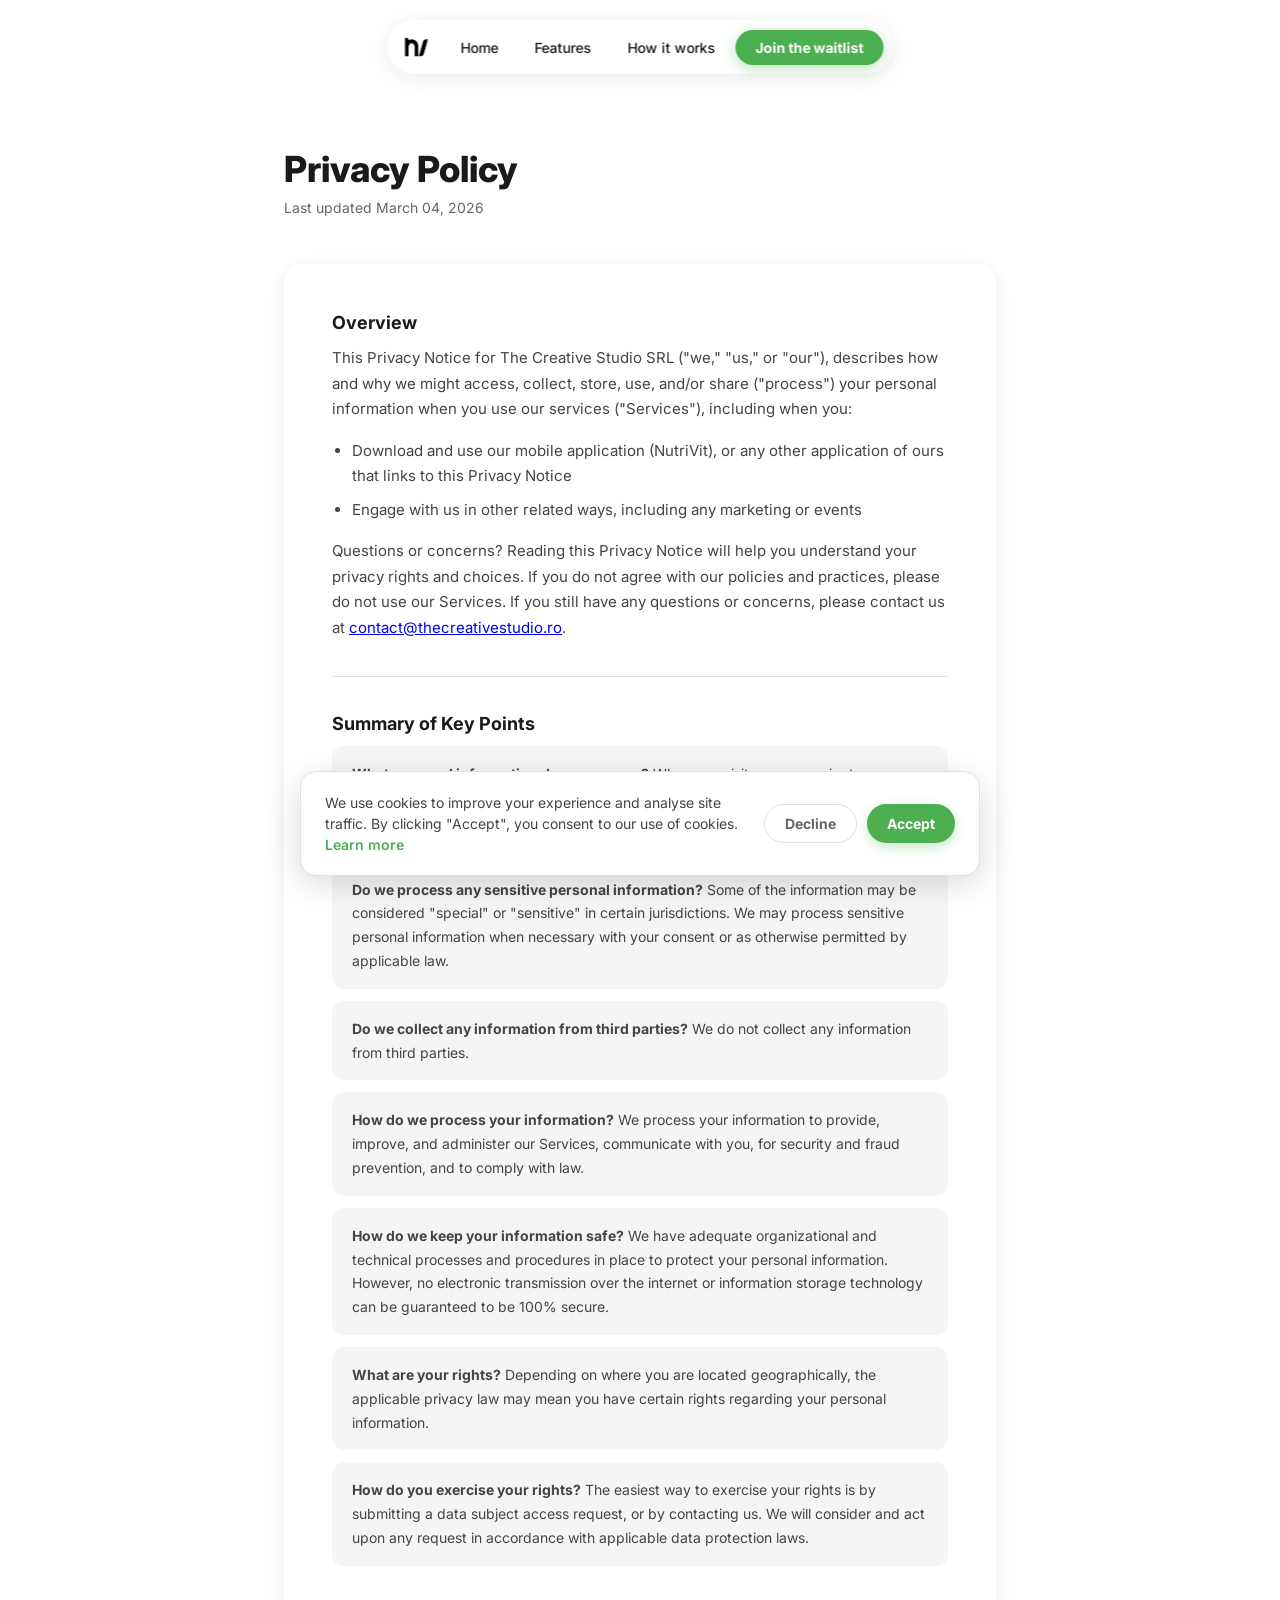
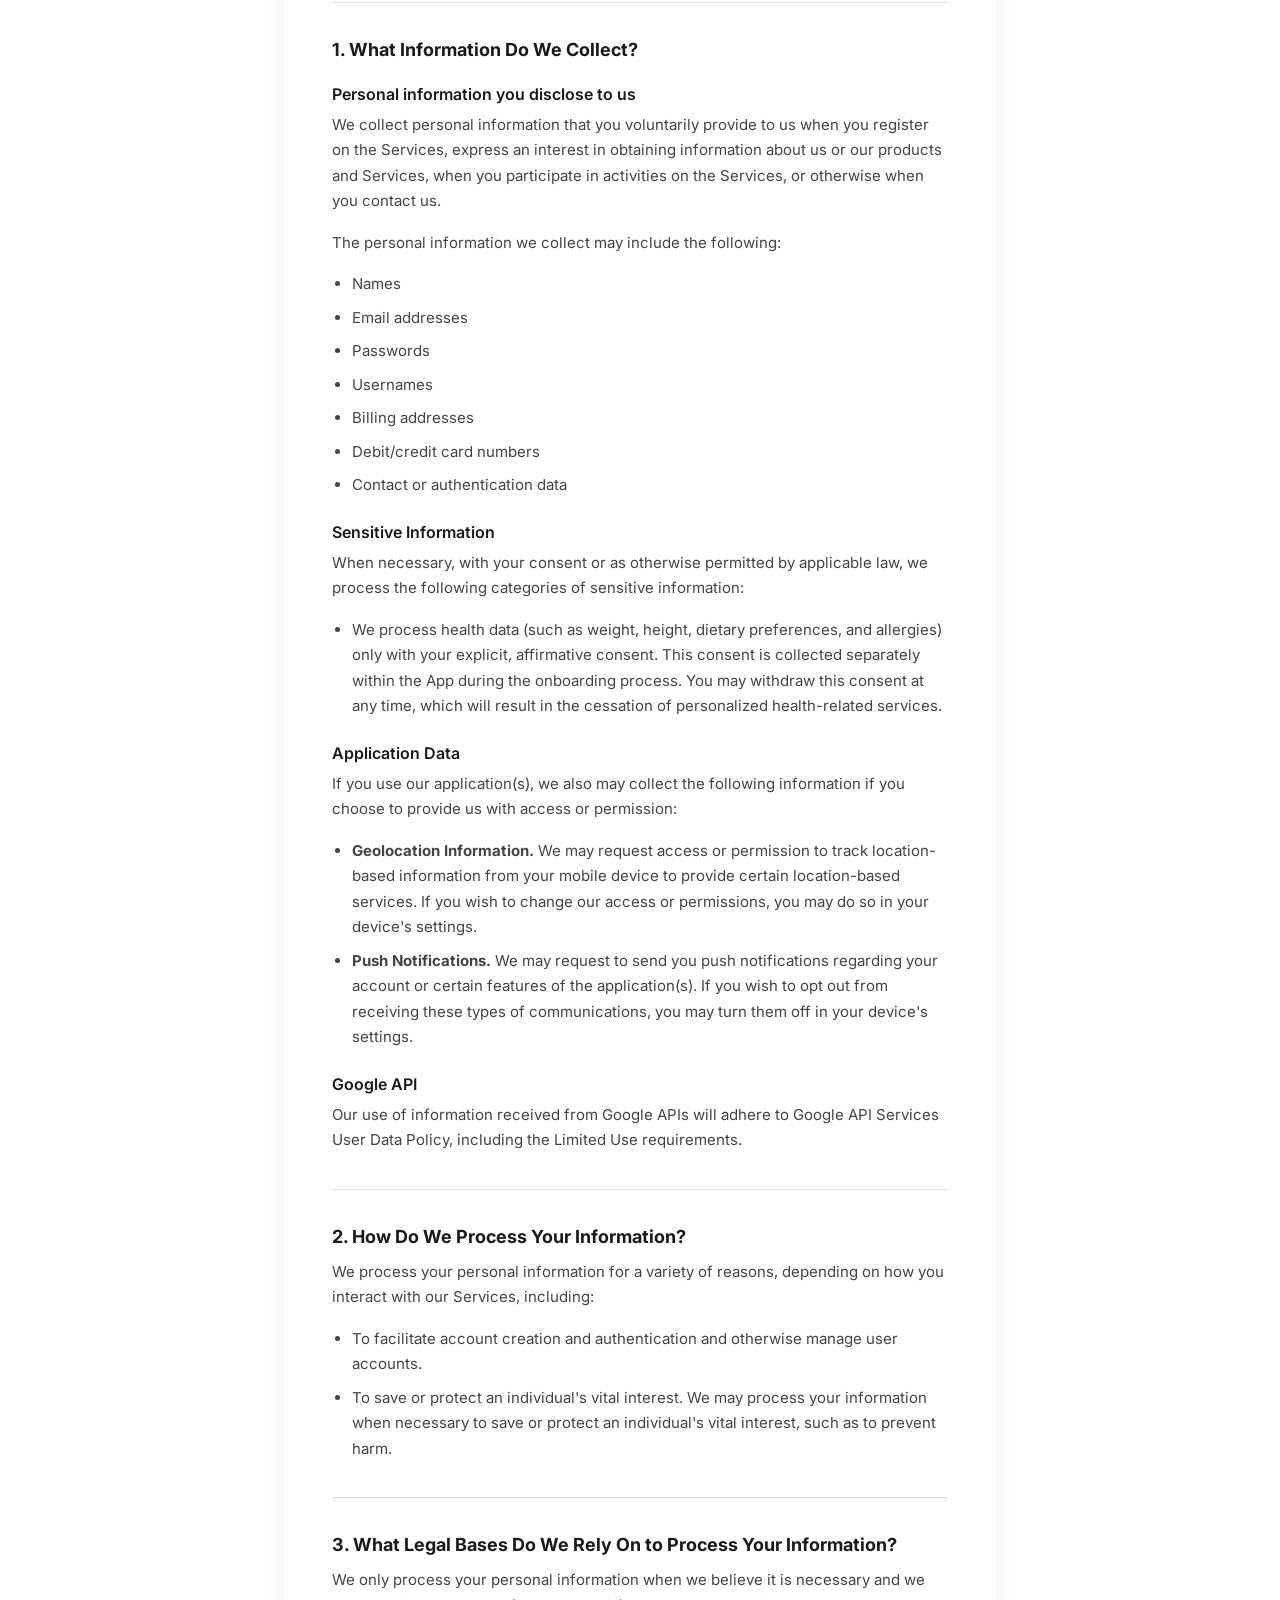
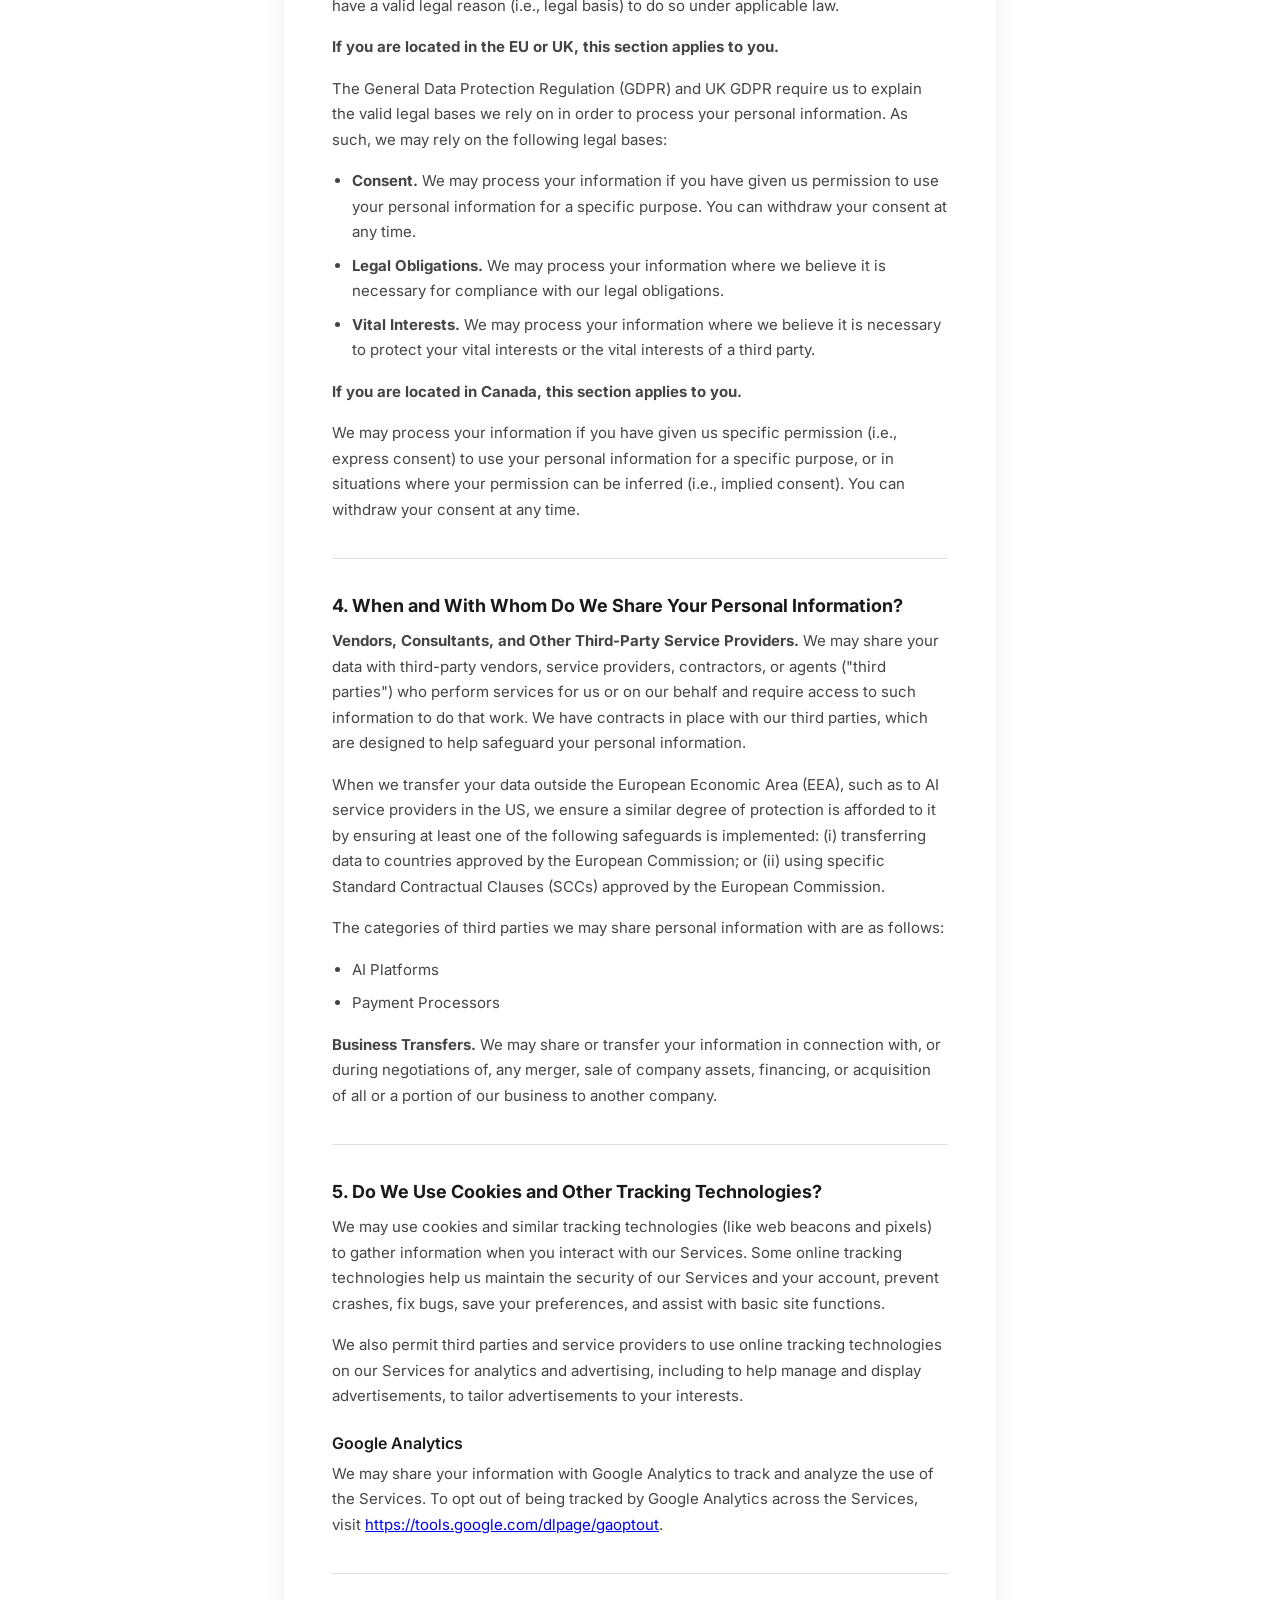
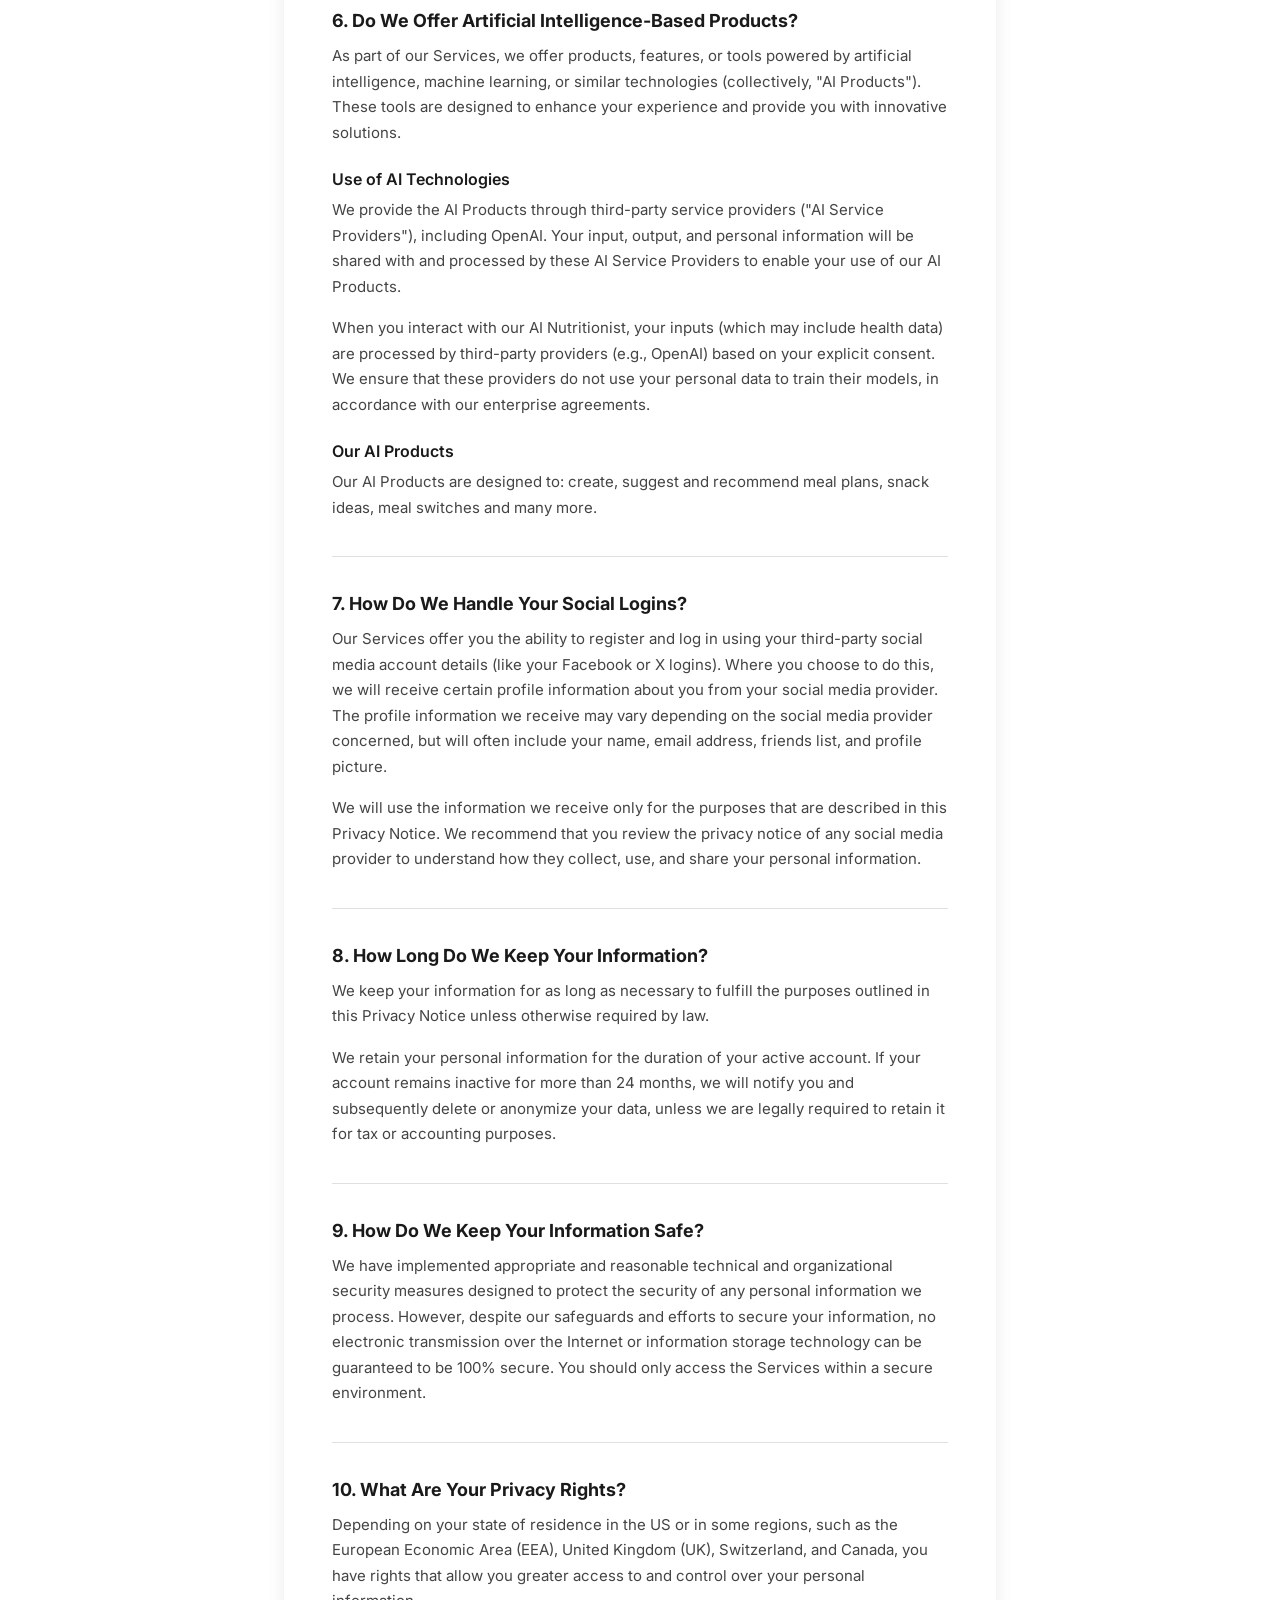
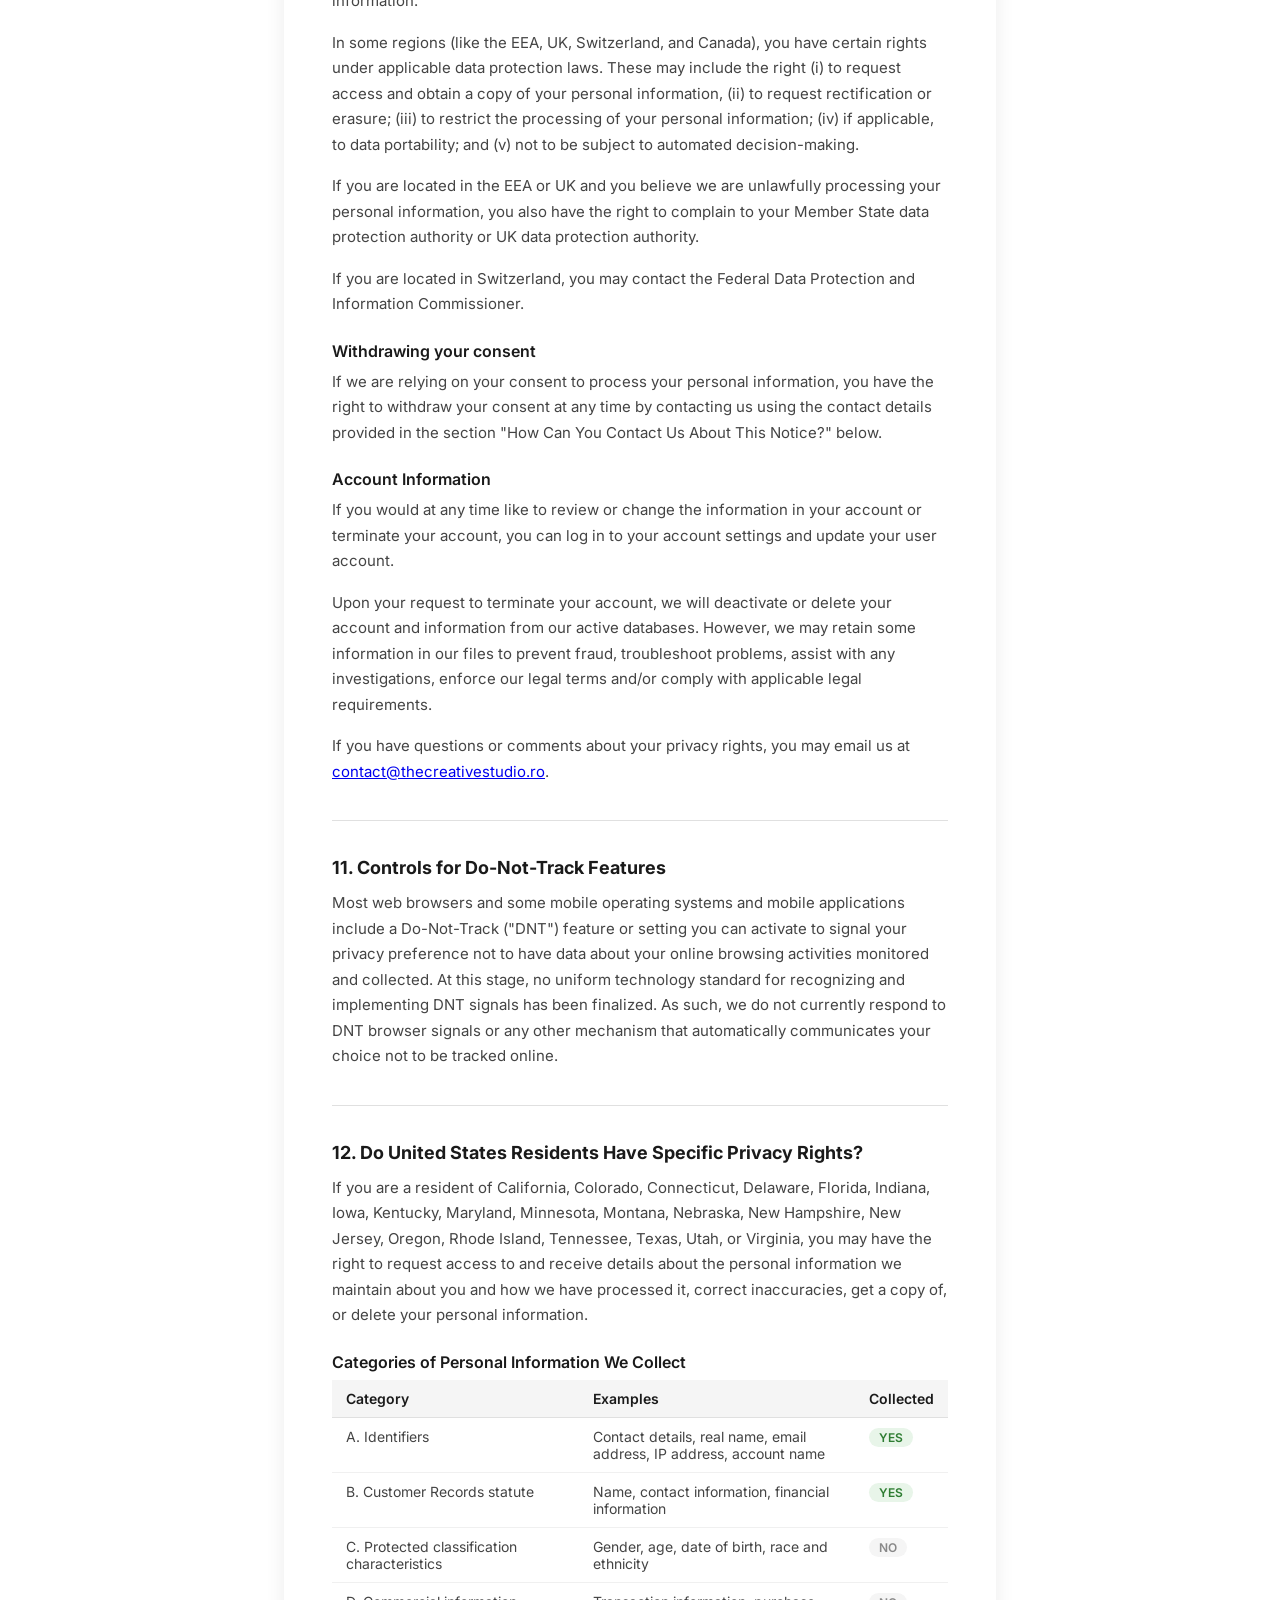
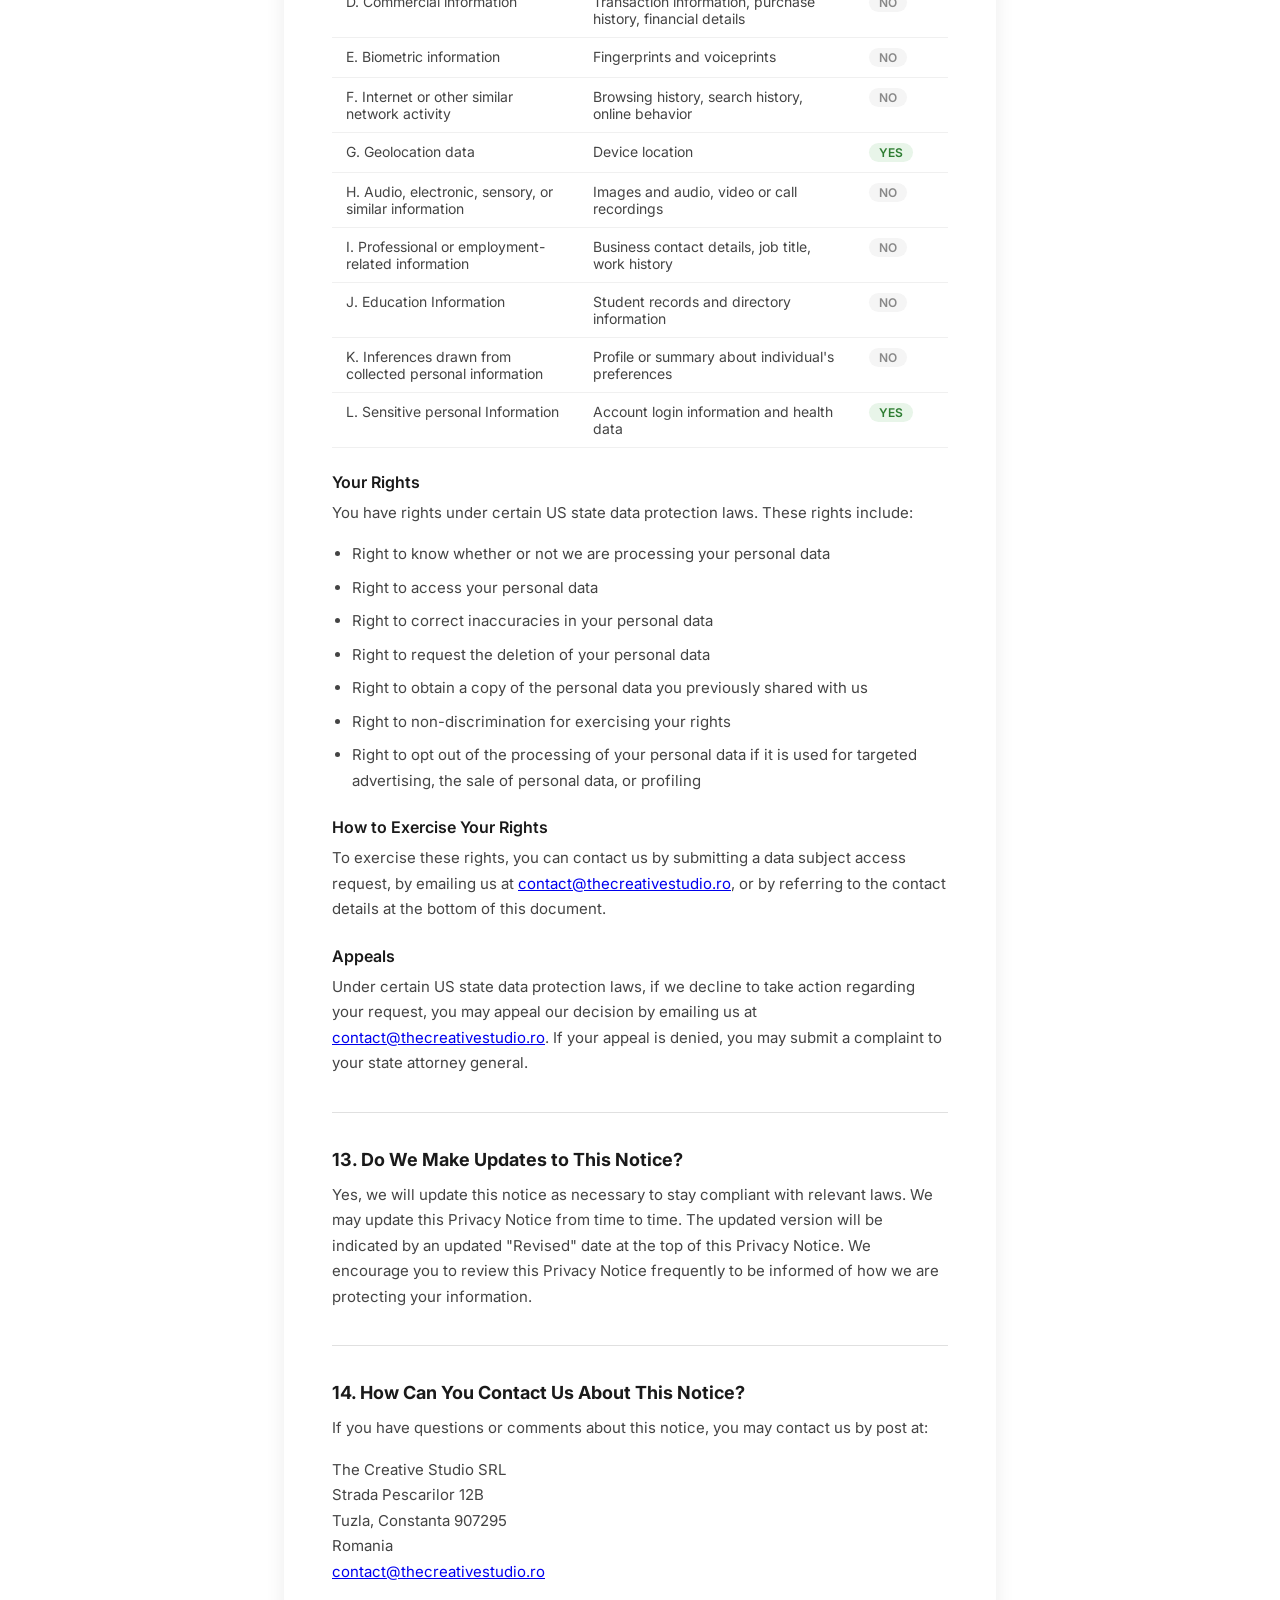
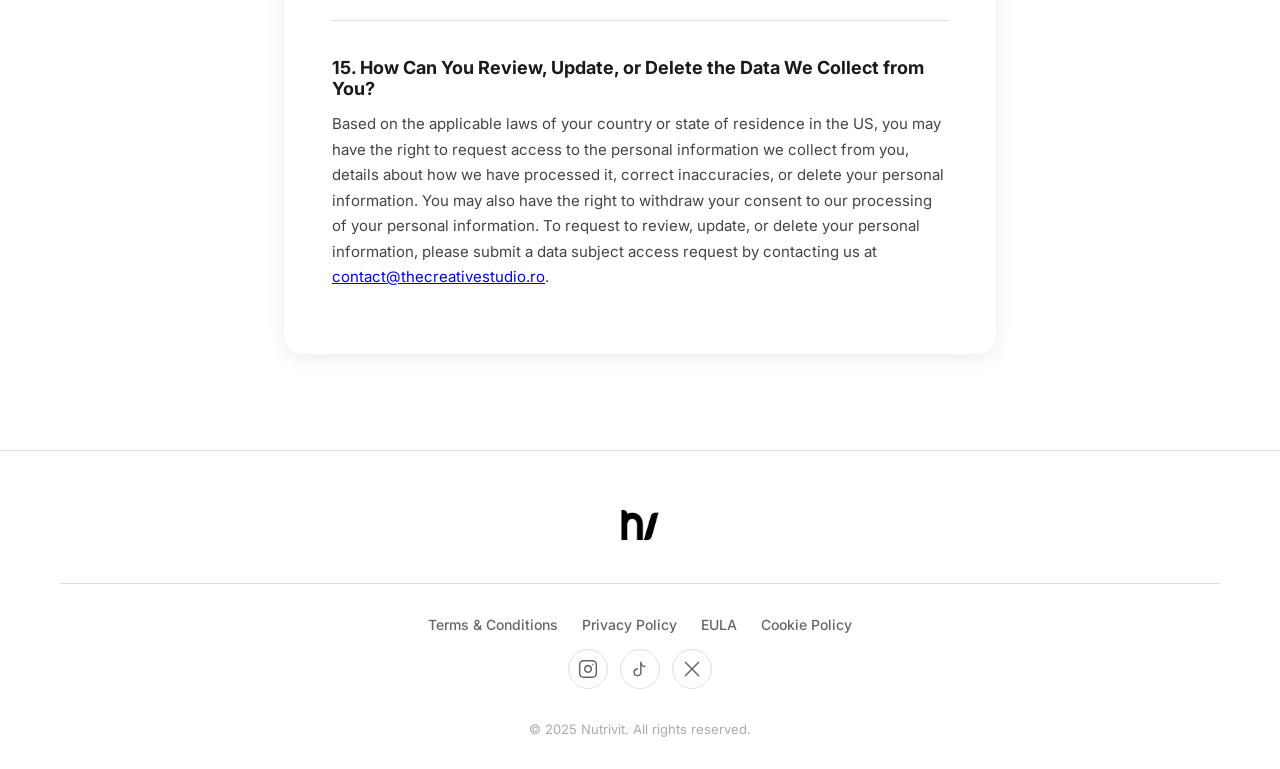
<file: privacy.html>
<!DOCTYPE html>
<html lang="en">
<head>
  <meta charset="UTF-8" />
  <meta name="viewport" content="width=device-width, initial-scale=1.0" />
  <title>Privacy Policy — Nutrivit</title>
  <meta name="robots" content="noindex, follow" />
  <link rel="canonical" href="https://nutrivit.app/privacy.html" />
  <link rel="preconnect" href="https://fonts.googleapis.com" />
  <link rel="preconnect" href="https://fonts.gstatic.com" crossorigin />
  <link href="https://fonts.googleapis.com/css2?family=Inter:wght@400;500;600;700;800&display=swap" rel="stylesheet" />
  <link rel="stylesheet" href="style.css" />
  <style>
    .legal-page {
      min-height: 100vh;
      padding-top: 120px;
      padding-bottom: 96px;
    }
    .legal-wrapper {
      max-width: 760px;
      margin: 0 auto;
      padding: 0 24px;
    }
    .legal-header {
      margin-bottom: 48px;
    }
    .legal-eyebrow {
      font-size: 13px;
      font-weight: 600;
      color: #ffffff;
      text-transform: uppercase;
      letter-spacing: 1.2px;
      margin-bottom: 12px;
    }
    .legal-title {
      font-size: 2.25rem;
      font-weight: 800;
      color: #1A1A1A;
      margin-bottom: 8px;
      line-height: 1.2;
    }
    .legal-updated {
      font-size: 14px;
      color: #666;
    }
    .legal-card {
      background: #fff;
      border-radius: 20px;
      padding: 48px;
      box-shadow: 0 4px 20px rgba(0,0,0,0.08);
    }
    .legal-card h2 {
      font-size: 1.125rem;
      font-weight: 700;
      color: #1A1A1A;
      margin: 36px 0 12px;
      padding-top: 36px;
      border-top: 1px solid #E0E0E0;
    }
    .legal-card h2:first-child {
      margin-top: 0;
      padding-top: 0;
      border-top: none;
    }
    .legal-card h3 {
      font-size: 1rem;
      font-weight: 600;
      color: #1A1A1A;
      margin: 24px 0 8px;
    }
    .legal-card p {
      font-size: 15px;
      color: #444;
      line-height: 1.7;
      margin-bottom: 16px;
    }
    .legal-card ul {
      padding-left: 20px;
      margin-bottom: 16px;
    }
    .legal-card ul li {
      font-size: 15px;
      color: #444;
      line-height: 1.7;
      margin-bottom: 8px;
    }
    .summary-grid {
      display: grid;
      gap: 12px;
      margin-bottom: 24px;
    }
    .summary-item {
      background: #F5F5F5;
      border-radius: 12px;
      padding: 16px 20px;
    }
    .summary-item p {
      margin: 0;
      font-size: 14px;
      color: #444;
    }
    .data-table {
      width: 100%;
      border-collapse: collapse;
      margin-bottom: 24px;
      font-size: 14px;
    }
    .data-table th {
      background: #F5F5F5;
      padding: 10px 14px;
      text-align: left;
      font-weight: 600;
      color: #1A1A1A;
      border-bottom: 1px solid #E0E0E0;
    }
    .data-table td {
      padding: 10px 14px;
      color: #444;
      border-bottom: 1px solid #F0F0F0;
      vertical-align: top;
    }
    .badge-yes {
      display: inline-block;
      background: #E8F5E9;
      color: #2e7d32;
      font-weight: 600;
      font-size: 12px;
      padding: 2px 10px;
      border-radius: 20px;
    }
    .badge-no {
      display: inline-block;
      background: #F5F5F5;
      color: #888;
      font-weight: 600;
      font-size: 12px;
      padding: 2px 10px;
      border-radius: 20px;
    }
    @media (max-width: 768px) {
      .legal-title { font-size: 1.625rem; }
      .legal-card { padding: 28px 20px; }
      .data-table { font-size: 12px; }
      .data-table th, .data-table td { padding: 8px 10px; }
    }
  </style>

  <!-- Meta Pixel Code -->
  <script>
  !function(f,b,e,v,n,t,s)
  {if(f.fbq)return;n=f.fbq=function(){n.callMethod?
  n.callMethod.apply(n,arguments):n.queue.push(arguments)};
  if(!f._fbq)f._fbq=n;n.push=n;n.loaded=!0;n.version='2.0';
  n.queue=[];t=b.createElement(e);t.async=!0;
  t.src=v;s=b.getElementsByTagName(e)[0];
  s.parentNode.insertBefore(t,s)}(window, document,'script',
  'https://connect.facebook.net/en_US/fbevents.js');
  fbq('init', '2057386998174357');
  fbq('track', 'PageView');
  </script>
  <noscript><img height="1" width="1" style="display:none"
  src="https://www.facebook.com/tr?id=2057386998174357&ev=PageView&noscript=1"
  /></noscript>
  <!-- End Meta Pixel Code -->
</head>
<body>

  <canvas id="gradient" style="position: fixed; top: 0; left: 0; width: 100%; height: 100%; z-index: -1;"></canvas>

  <!-- NAV -->
  <div class="nav__pill-sticky">
    <div class="nav__pill">
      <span class="nav__pill-logo">
        <a href="index.html"><img src="assets/logo.png" alt="Nutrivit logo" /></a>
      </span>
      <a href="index.html" class="nav__link">Home</a>
      <a href="index.html#features" class="nav__link">Features</a>
      <a href="index.html#how-it-works" class="nav__link">How it works</a>
      <a href="index.html#waitlist" class="nav__link nav__link--cta">Join the waitlist</a>
    </div>
  </div>

  <!-- CONTENT -->
  <div class="legal-page">
    <div class="legal-wrapper">
      <div class="legal-header">
        <p class="legal-eyebrow">Legal</p>
        <h1 class="legal-title">Privacy Policy</h1>
        <p class="legal-updated">Last updated March 04, 2026</p>
      </div>

      <div class="legal-card">

        <h2>Overview</h2>
        <p>This Privacy Notice for The Creative Studio SRL ("we," "us," or "our"), describes how and why we might access, collect, store, use, and/or share ("process") your personal information when you use our services ("Services"), including when you:</p>
        <ul>
          <li>Download and use our mobile application (NutriVit), or any other application of ours that links to this Privacy Notice</li>
          <li>Engage with us in other related ways, including any marketing or events</li>
        </ul>
        <p>Questions or concerns? Reading this Privacy Notice will help you understand your privacy rights and choices. If you do not agree with our policies and practices, please do not use our Services. If you still have any questions or concerns, please contact us at <a href="mailto:contact@thecreativestudio.ro">contact@thecreativestudio.ro</a>.</p>

        <h2>Summary of Key Points</h2>
        <div class="summary-grid">
          <div class="summary-item">
            <p><strong>What personal information do we process?</strong> When you visit, use, or navigate our Services, we may process personal information depending on how you interact with us and the Services, the choices you make, and the products and features you use.</p>
          </div>
          <div class="summary-item">
            <p><strong>Do we process any sensitive personal information?</strong> Some of the information may be considered "special" or "sensitive" in certain jurisdictions. We may process sensitive personal information when necessary with your consent or as otherwise permitted by applicable law.</p>
          </div>
          <div class="summary-item">
            <p><strong>Do we collect any information from third parties?</strong> We do not collect any information from third parties.</p>
          </div>
          <div class="summary-item">
            <p><strong>How do we process your information?</strong> We process your information to provide, improve, and administer our Services, communicate with you, for security and fraud prevention, and to comply with law.</p>
          </div>
          <div class="summary-item">
            <p><strong>How do we keep your information safe?</strong> We have adequate organizational and technical processes and procedures in place to protect your personal information. However, no electronic transmission over the internet or information storage technology can be guaranteed to be 100% secure.</p>
          </div>
          <div class="summary-item">
            <p><strong>What are your rights?</strong> Depending on where you are located geographically, the applicable privacy law may mean you have certain rights regarding your personal information.</p>
          </div>
          <div class="summary-item">
            <p><strong>How do you exercise your rights?</strong> The easiest way to exercise your rights is by submitting a data subject access request, or by contacting us. We will consider and act upon any request in accordance with applicable data protection laws.</p>
          </div>
        </div>

        <h2>1. What Information Do We Collect?</h2>
        <h3>Personal information you disclose to us</h3>
        <p>We collect personal information that you voluntarily provide to us when you register on the Services, express an interest in obtaining information about us or our products and Services, when you participate in activities on the Services, or otherwise when you contact us.</p>
        <p>The personal information we collect may include the following:</p>
        <ul>
          <li>Names</li>
          <li>Email addresses</li>
          <li>Passwords</li>
          <li>Usernames</li>
          <li>Billing addresses</li>
          <li>Debit/credit card numbers</li>
          <li>Contact or authentication data</li>
        </ul>
        <h3>Sensitive Information</h3>
        <p>When necessary, with your consent or as otherwise permitted by applicable law, we process the following categories of sensitive information:</p>
        <ul>
          <li>We process health data (such as weight, height, dietary preferences, and allergies) only with your explicit, affirmative consent. This consent is collected separately within the App during the onboarding process. You may withdraw this consent at any time, which will result in the cessation of personalized health-related services.</li>
        </ul>
        <h3>Application Data</h3>
        <p>If you use our application(s), we also may collect the following information if you choose to provide us with access or permission:</p>
        <ul>
          <li><strong>Geolocation Information.</strong> We may request access or permission to track location-based information from your mobile device to provide certain location-based services. If you wish to change our access or permissions, you may do so in your device's settings.</li>
          <li><strong>Push Notifications.</strong> We may request to send you push notifications regarding your account or certain features of the application(s). If you wish to opt out from receiving these types of communications, you may turn them off in your device's settings.</li>
        </ul>
        <h3>Google API</h3>
        <p>Our use of information received from Google APIs will adhere to Google API Services User Data Policy, including the Limited Use requirements.</p>

        <h2>2. How Do We Process Your Information?</h2>
        <p>We process your personal information for a variety of reasons, depending on how you interact with our Services, including:</p>
        <ul>
          <li>To facilitate account creation and authentication and otherwise manage user accounts.</li>
          <li>To save or protect an individual's vital interest. We may process your information when necessary to save or protect an individual's vital interest, such as to prevent harm.</li>
        </ul>

        <h2>3. What Legal Bases Do We Rely On to Process Your Information?</h2>
        <p>We only process your personal information when we believe it is necessary and we have a valid legal reason (i.e., legal basis) to do so under applicable law.</p>
        <p><strong>If you are located in the EU or UK, this section applies to you.</strong></p>
        <p>The General Data Protection Regulation (GDPR) and UK GDPR require us to explain the valid legal bases we rely on in order to process your personal information. As such, we may rely on the following legal bases:</p>
        <ul>
          <li><strong>Consent.</strong> We may process your information if you have given us permission to use your personal information for a specific purpose. You can withdraw your consent at any time.</li>
          <li><strong>Legal Obligations.</strong> We may process your information where we believe it is necessary for compliance with our legal obligations.</li>
          <li><strong>Vital Interests.</strong> We may process your information where we believe it is necessary to protect your vital interests or the vital interests of a third party.</li>
        </ul>
        <p><strong>If you are located in Canada, this section applies to you.</strong></p>
        <p>We may process your information if you have given us specific permission (i.e., express consent) to use your personal information for a specific purpose, or in situations where your permission can be inferred (i.e., implied consent). You can withdraw your consent at any time.</p>

        <h2>4. When and With Whom Do We Share Your Personal Information?</h2>
        <p><strong>Vendors, Consultants, and Other Third-Party Service Providers.</strong> We may share your data with third-party vendors, service providers, contractors, or agents ("third parties") who perform services for us or on our behalf and require access to such information to do that work. We have contracts in place with our third parties, which are designed to help safeguard your personal information.</p>
        <p>When we transfer your data outside the European Economic Area (EEA), such as to AI service providers in the US, we ensure a similar degree of protection is afforded to it by ensuring at least one of the following safeguards is implemented: (i) transferring data to countries approved by the European Commission; or (ii) using specific Standard Contractual Clauses (SCCs) approved by the European Commission.</p>
        <p>The categories of third parties we may share personal information with are as follows:</p>
        <ul>
          <li>AI Platforms</li>
          <li>Payment Processors</li>
        </ul>
        <p><strong>Business Transfers.</strong> We may share or transfer your information in connection with, or during negotiations of, any merger, sale of company assets, financing, or acquisition of all or a portion of our business to another company.</p>

        <h2>5. Do We Use Cookies and Other Tracking Technologies?</h2>
        <p>We may use cookies and similar tracking technologies (like web beacons and pixels) to gather information when you interact with our Services. Some online tracking technologies help us maintain the security of our Services and your account, prevent crashes, fix bugs, save your preferences, and assist with basic site functions.</p>
        <p>We also permit third parties and service providers to use online tracking technologies on our Services for analytics and advertising, including to help manage and display advertisements, to tailor advertisements to your interests.</p>
        <h3>Google Analytics</h3>
        <p>We may share your information with Google Analytics to track and analyze the use of the Services. To opt out of being tracked by Google Analytics across the Services, visit <a href="https://tools.google.com/dlpage/gaoptout" target="_blank" rel="noopener">https://tools.google.com/dlpage/gaoptout</a>.</p>

        <h2>6. Do We Offer Artificial Intelligence-Based Products?</h2>
        <p>As part of our Services, we offer products, features, or tools powered by artificial intelligence, machine learning, or similar technologies (collectively, "AI Products"). These tools are designed to enhance your experience and provide you with innovative solutions.</p>
        <h3>Use of AI Technologies</h3>
        <p>We provide the AI Products through third-party service providers ("AI Service Providers"), including OpenAI. Your input, output, and personal information will be shared with and processed by these AI Service Providers to enable your use of our AI Products.</p>
        <p>When you interact with our AI Nutritionist, your inputs (which may include health data) are processed by third-party providers (e.g., OpenAI) based on your explicit consent. We ensure that these providers do not use your personal data to train their models, in accordance with our enterprise agreements.</p>
        <h3>Our AI Products</h3>
        <p>Our AI Products are designed to: create, suggest and recommend meal plans, snack ideas, meal switches and many more.</p>

        <h2>7. How Do We Handle Your Social Logins?</h2>
        <p>Our Services offer you the ability to register and log in using your third-party social media account details (like your Facebook or X logins). Where you choose to do this, we will receive certain profile information about you from your social media provider. The profile information we receive may vary depending on the social media provider concerned, but will often include your name, email address, friends list, and profile picture.</p>
        <p>We will use the information we receive only for the purposes that are described in this Privacy Notice. We recommend that you review the privacy notice of any social media provider to understand how they collect, use, and share your personal information.</p>

        <h2>8. How Long Do We Keep Your Information?</h2>
        <p>We keep your information for as long as necessary to fulfill the purposes outlined in this Privacy Notice unless otherwise required by law.</p>
        <p>We retain your personal information for the duration of your active account. If your account remains inactive for more than 24 months, we will notify you and subsequently delete or anonymize your data, unless we are legally required to retain it for tax or accounting purposes.</p>

        <h2>9. How Do We Keep Your Information Safe?</h2>
        <p>We have implemented appropriate and reasonable technical and organizational security measures designed to protect the security of any personal information we process. However, despite our safeguards and efforts to secure your information, no electronic transmission over the Internet or information storage technology can be guaranteed to be 100% secure. You should only access the Services within a secure environment.</p>

        <h2>10. What Are Your Privacy Rights?</h2>
        <p>Depending on your state of residence in the US or in some regions, such as the European Economic Area (EEA), United Kingdom (UK), Switzerland, and Canada, you have rights that allow you greater access to and control over your personal information.</p>
        <p>In some regions (like the EEA, UK, Switzerland, and Canada), you have certain rights under applicable data protection laws. These may include the right (i) to request access and obtain a copy of your personal information, (ii) to request rectification or erasure; (iii) to restrict the processing of your personal information; (iv) if applicable, to data portability; and (v) not to be subject to automated decision-making.</p>
        <p>If you are located in the EEA or UK and you believe we are unlawfully processing your personal information, you also have the right to complain to your Member State data protection authority or UK data protection authority.</p>
        <p>If you are located in Switzerland, you may contact the Federal Data Protection and Information Commissioner.</p>
        <h3>Withdrawing your consent</h3>
        <p>If we are relying on your consent to process your personal information, you have the right to withdraw your consent at any time by contacting us using the contact details provided in the section "How Can You Contact Us About This Notice?" below.</p>
        <h3>Account Information</h3>
        <p>If you would at any time like to review or change the information in your account or terminate your account, you can log in to your account settings and update your user account.</p>
        <p>Upon your request to terminate your account, we will deactivate or delete your account and information from our active databases. However, we may retain some information in our files to prevent fraud, troubleshoot problems, assist with any investigations, enforce our legal terms and/or comply with applicable legal requirements.</p>
        <p>If you have questions or comments about your privacy rights, you may email us at <a href="mailto:contact@thecreativestudio.ro">contact@thecreativestudio.ro</a>.</p>

        <h2>11. Controls for Do-Not-Track Features</h2>
        <p>Most web browsers and some mobile operating systems and mobile applications include a Do-Not-Track ("DNT") feature or setting you can activate to signal your privacy preference not to have data about your online browsing activities monitored and collected. At this stage, no uniform technology standard for recognizing and implementing DNT signals has been finalized. As such, we do not currently respond to DNT browser signals or any other mechanism that automatically communicates your choice not to be tracked online.</p>

        <h2>12. Do United States Residents Have Specific Privacy Rights?</h2>
        <p>If you are a resident of California, Colorado, Connecticut, Delaware, Florida, Indiana, Iowa, Kentucky, Maryland, Minnesota, Montana, Nebraska, New Hampshire, New Jersey, Oregon, Rhode Island, Tennessee, Texas, Utah, or Virginia, you may have the right to request access to and receive details about the personal information we maintain about you and how we have processed it, correct inaccuracies, get a copy of, or delete your personal information.</p>
        <h3>Categories of Personal Information We Collect</h3>
        <table class="data-table">
          <thead>
            <tr>
              <th>Category</th>
              <th>Examples</th>
              <th>Collected</th>
            </tr>
          </thead>
          <tbody>
            <tr>
              <td>A. Identifiers</td>
              <td>Contact details, real name, email address, IP address, account name</td>
              <td><span class="badge-yes">YES</span></td>
            </tr>
            <tr>
              <td>B. Customer Records statute</td>
              <td>Name, contact information, financial information</td>
              <td><span class="badge-yes">YES</span></td>
            </tr>
            <tr>
              <td>C. Protected classification characteristics</td>
              <td>Gender, age, date of birth, race and ethnicity</td>
              <td><span class="badge-no">NO</span></td>
            </tr>
            <tr>
              <td>D. Commercial information</td>
              <td>Transaction information, purchase history, financial details</td>
              <td><span class="badge-no">NO</span></td>
            </tr>
            <tr>
              <td>E. Biometric information</td>
              <td>Fingerprints and voiceprints</td>
              <td><span class="badge-no">NO</span></td>
            </tr>
            <tr>
              <td>F. Internet or other similar network activity</td>
              <td>Browsing history, search history, online behavior</td>
              <td><span class="badge-no">NO</span></td>
            </tr>
            <tr>
              <td>G. Geolocation data</td>
              <td>Device location</td>
              <td><span class="badge-yes">YES</span></td>
            </tr>
            <tr>
              <td>H. Audio, electronic, sensory, or similar information</td>
              <td>Images and audio, video or call recordings</td>
              <td><span class="badge-no">NO</span></td>
            </tr>
            <tr>
              <td>I. Professional or employment-related information</td>
              <td>Business contact details, job title, work history</td>
              <td><span class="badge-no">NO</span></td>
            </tr>
            <tr>
              <td>J. Education Information</td>
              <td>Student records and directory information</td>
              <td><span class="badge-no">NO</span></td>
            </tr>
            <tr>
              <td>K. Inferences drawn from collected personal information</td>
              <td>Profile or summary about individual's preferences</td>
              <td><span class="badge-no">NO</span></td>
            </tr>
            <tr>
              <td>L. Sensitive personal Information</td>
              <td>Account login information and health data</td>
              <td><span class="badge-yes">YES</span></td>
            </tr>
          </tbody>
        </table>
        <h3>Your Rights</h3>
        <p>You have rights under certain US state data protection laws. These rights include:</p>
        <ul>
          <li>Right to know whether or not we are processing your personal data</li>
          <li>Right to access your personal data</li>
          <li>Right to correct inaccuracies in your personal data</li>
          <li>Right to request the deletion of your personal data</li>
          <li>Right to obtain a copy of the personal data you previously shared with us</li>
          <li>Right to non-discrimination for exercising your rights</li>
          <li>Right to opt out of the processing of your personal data if it is used for targeted advertising, the sale of personal data, or profiling</li>
        </ul>
        <h3>How to Exercise Your Rights</h3>
        <p>To exercise these rights, you can contact us by submitting a data subject access request, by emailing us at <a href="mailto:contact@thecreativestudio.ro">contact@thecreativestudio.ro</a>, or by referring to the contact details at the bottom of this document.</p>
        <h3>Appeals</h3>
        <p>Under certain US state data protection laws, if we decline to take action regarding your request, you may appeal our decision by emailing us at <a href="mailto:contact@thecreativestudio.ro">contact@thecreativestudio.ro</a>. If your appeal is denied, you may submit a complaint to your state attorney general.</p>

        <h2>13. Do We Make Updates to This Notice?</h2>
        <p>Yes, we will update this notice as necessary to stay compliant with relevant laws. We may update this Privacy Notice from time to time. The updated version will be indicated by an updated "Revised" date at the top of this Privacy Notice. We encourage you to review this Privacy Notice frequently to be informed of how we are protecting your information.</p>

        <h2>14. How Can You Contact Us About This Notice?</h2>
        <p>If you have questions or comments about this notice, you may contact us by post at:</p>
        <p>
          The Creative Studio SRL<br />
          Strada Pescarilor 12B<br />
          Tuzla, Constanta 907295<br />
          Romania<br />
          <a href="mailto:contact@thecreativestudio.ro">contact@thecreativestudio.ro</a>
        </p>

        <h2>15. How Can You Review, Update, or Delete the Data We Collect from You?</h2>
        <p>Based on the applicable laws of your country or state of residence in the US, you may have the right to request access to the personal information we collect from you, details about how we have processed it, correct inaccuracies, or delete your personal information. You may also have the right to withdraw your consent to our processing of your personal information. To request to review, update, or delete your personal information, please submit a data subject access request by contacting us at <a href="mailto:contact@thecreativestudio.ro">contact@thecreativestudio.ro</a>.</p>

      </div>
    </div>
  </div>

  <!-- FOOTER -->
  <footer class="footer">
    <div class="footer-wrapper">
      <div class="footer-top">
        <a href="index.html" class="footer-logo">
          <img src="assets/logo.png" alt="Nutrivit logo" />
        </a>
      </div>
      <hr class="footer-divider" />
      <div class="footer-bottom">
        <div class="footer-legal">
          <a href="terms.html" class="footer-legal__link">Terms &amp; Conditions</a>
          <a href="privacy.html" class="footer-legal__link">Privacy Policy</a>
          <a href="eula.html" class="footer-legal__link">EULA</a>
          <a href="cookies.html" class="footer-legal__link">Cookie Policy</a>
        </div>
        <div class="footer-social">
          <a href="#" class="footer-social__link" aria-label="Instagram">
            <svg xmlns="http://www.w3.org/2000/svg" width="20" height="20" viewBox="0 0 24 24" fill="none" stroke="currentColor" stroke-width="1.8" stroke-linecap="round" stroke-linejoin="round"><rect x="2" y="2" width="20" height="20" rx="5" ry="5"/><path d="M16 11.37A4 4 0 1 1 12.63 8 4 4 0 0 1 16 11.37z"/><line x1="17.5" y1="6.5" x2="17.51" y2="6.5"/></svg>
          </a>
          <a href="#" class="footer-social__link" aria-label="TikTok">
            <svg xmlns="http://www.w3.org/2000/svg" width="20" height="20" viewBox="0 0 24 24" fill="none" stroke="currentColor" stroke-width="1.8" stroke-linecap="round" stroke-linejoin="round"><path d="M9 12a4 4 0 1 0 4 4V4a5 5 0 0 0 5 5"/></svg>
          </a>
          <a href="#" class="footer-social__link" aria-label="Twitter / X">
            <svg xmlns="http://www.w3.org/2000/svg" width="20" height="20" viewBox="0 0 24 24" fill="none" stroke="currentColor" stroke-width="1.8" stroke-linecap="round" stroke-linejoin="round"><path d="M4 4l16 16M4 20 20 4"/></svg>
          </a>
        </div>
      </div>
      <p class="footer-copy">&copy; 2025 Nutrivit. All rights reserved.</p>
    </div>
  </footer>

  <script type="module" src="main.js"></script>

  <!-- COOKIE BANNER -->
  <div id="cookie-banner" style="display:none;"></div>
  <style>
    #cookie-banner {
      position: fixed; bottom: 24px; left: 50%; transform: translateX(-50%);
      z-index: 999; background: #fff; border-radius: 16px;
      box-shadow: 0 8px 32px rgba(0,0,0,0.14); padding: 20px 24px;
      display: flex; align-items: center; gap: 24px;
      max-width: 680px; width: calc(100% - 48px); border: 1px solid #E0E0E0;
      animation: slideUp 0.4s cubic-bezier(0.4,0,0.2,1) both;
    }
    @keyframes slideUp {
      from { opacity:0; transform:translateX(-50%) translateY(20px); }
      to   { opacity:1; transform:translateX(-50%) translateY(0); }
    }
    #cookie-banner p { font-size:14px; color:#444; line-height:1.5; margin:0; flex:1; }
    #cookie-banner p a { color:#4CAF50; text-decoration:none; font-weight:600; }
    #cookie-banner p a:hover { text-decoration:underline; }
    .cookie-banner__actions { display:flex; gap:10px; flex-shrink:0; }
    .cookie-btn { font-family:'Inter',sans-serif; font-size:14px; font-weight:700; padding:10px 20px; border-radius:50px; cursor:pointer; border:none; transition:all 0.2s; white-space:nowrap; }
    .cookie-btn--primary { background:#4CAF50; color:#fff; box-shadow:0 4px 12px rgba(76,175,80,0.3); }
    .cookie-btn--primary:hover { background:#388E3C; }
    .cookie-btn--ghost { background:transparent; color:#666; border:1.5px solid #E0E0E0; }
    .cookie-btn--ghost:hover { background:#F5F5F5; color:#1A1A1A; }
    @media (max-width:600px) {
      #cookie-banner { flex-direction:column; align-items:flex-start; gap:16px; bottom:16px; }
      .cookie-banner__actions { width:100%; }
      .cookie-btn { flex:1; text-align:center; }
    }
  </style>
  <script>
    (function () {
      var b = document.getElementById('cookie-banner');
      if (!localStorage.getItem('nv_cookie_consent')) {
        b.innerHTML = '<p>We use cookies to improve your experience and analyse site traffic. By clicking "Accept", you consent to our use of cookies. <a href="cookies.html">Learn more</a></p><div class="cookie-banner__actions"><button id="cookie-decline" class="cookie-btn cookie-btn--ghost">Decline</button><button id="cookie-accept" class="cookie-btn cookie-btn--primary">Accept</button></div>';
        b.style.display = 'flex';
      }
      document.addEventListener('click', function(e) {
        if (e.target.id === 'cookie-accept') { localStorage.setItem('nv_cookie_consent','accepted'); b.style.display='none'; }
        if (e.target.id === 'cookie-decline') { localStorage.setItem('nv_cookie_consent','declined'); b.style.display='none'; }
      });
    })();
  </script>
</body>
</html>
</file>
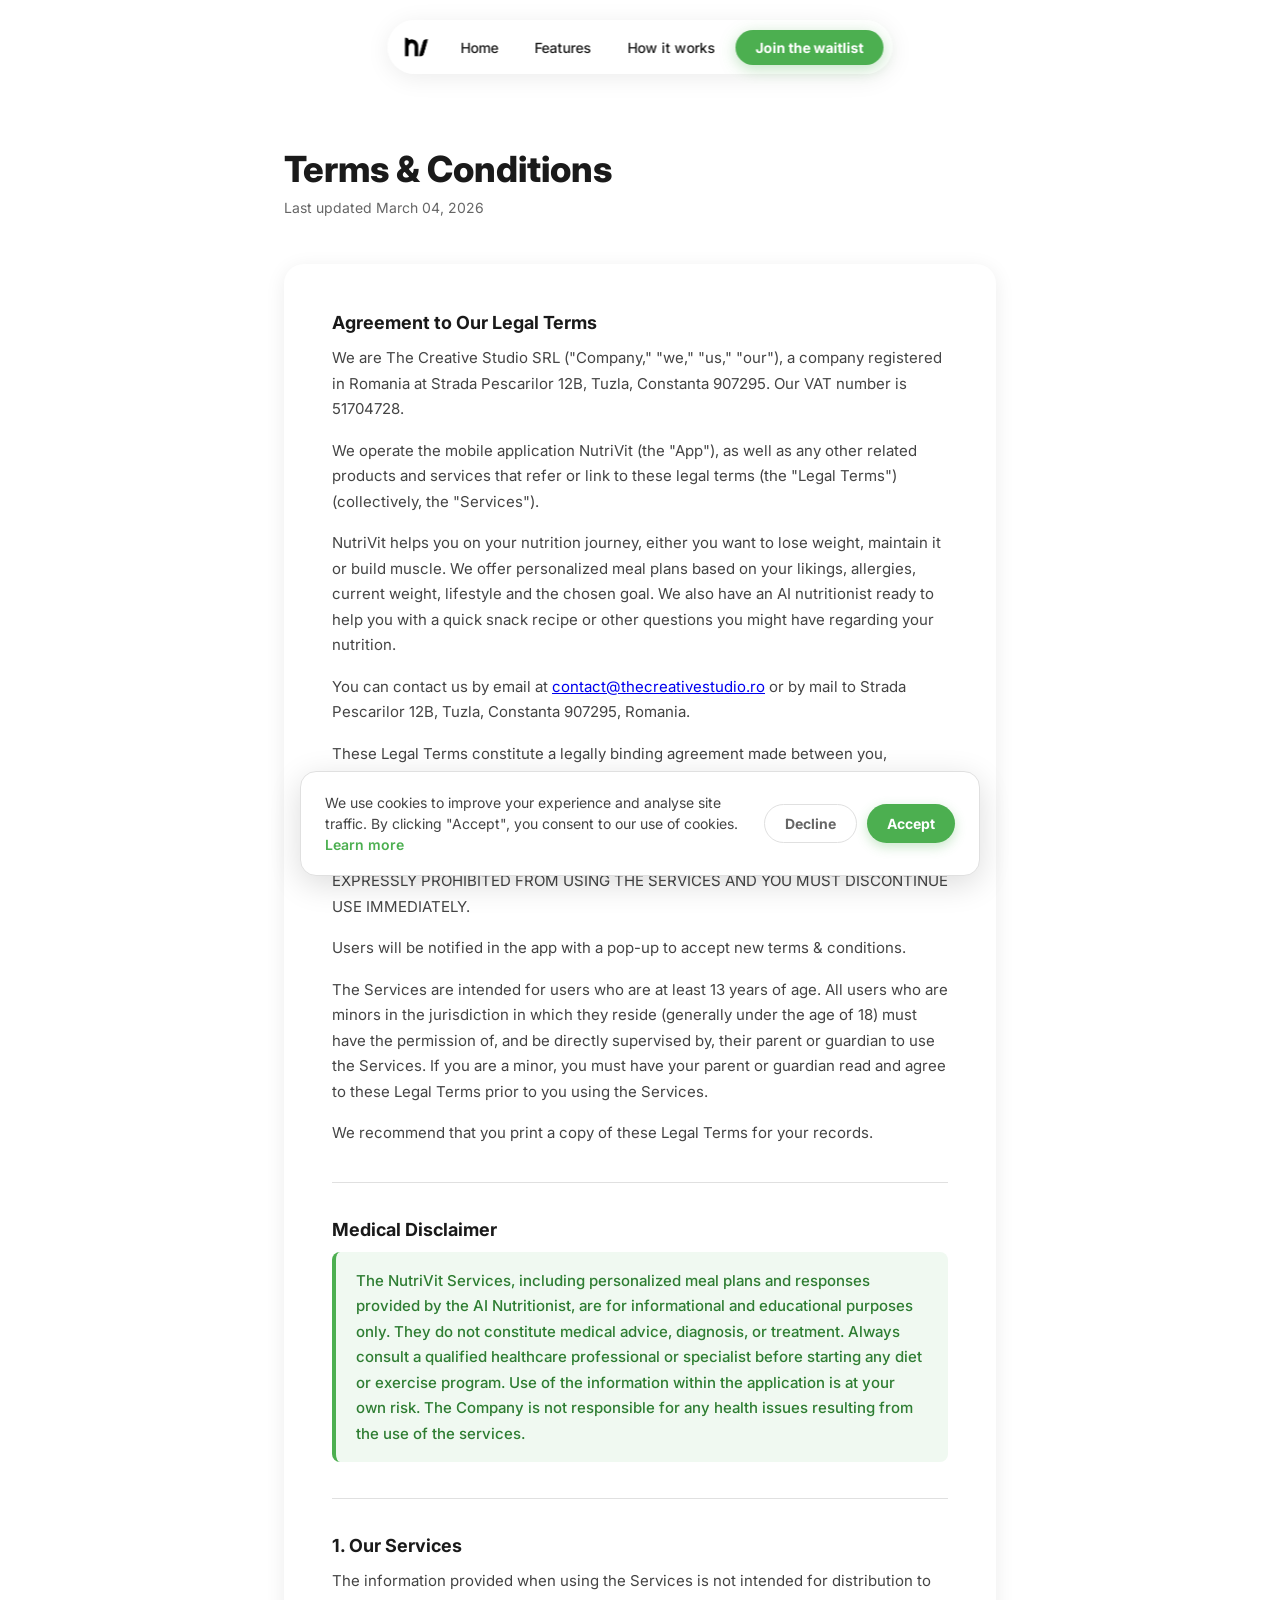
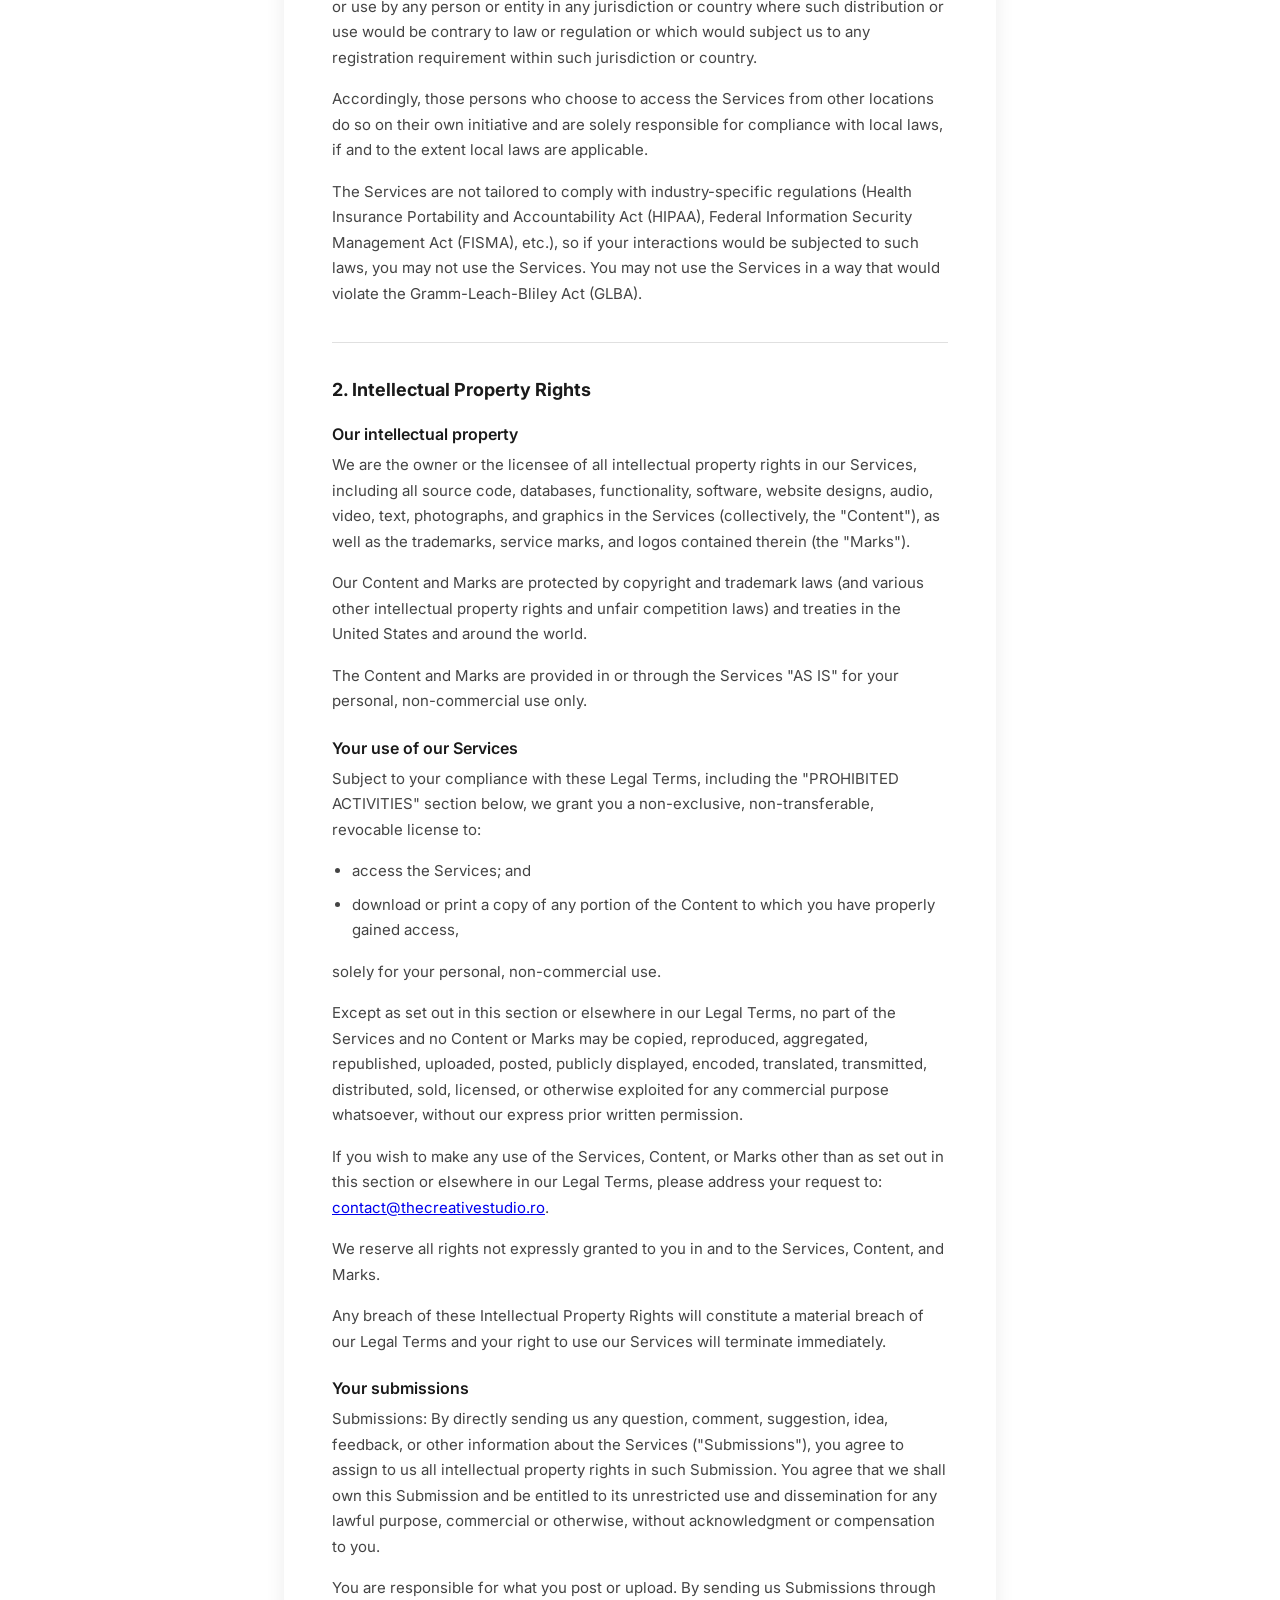
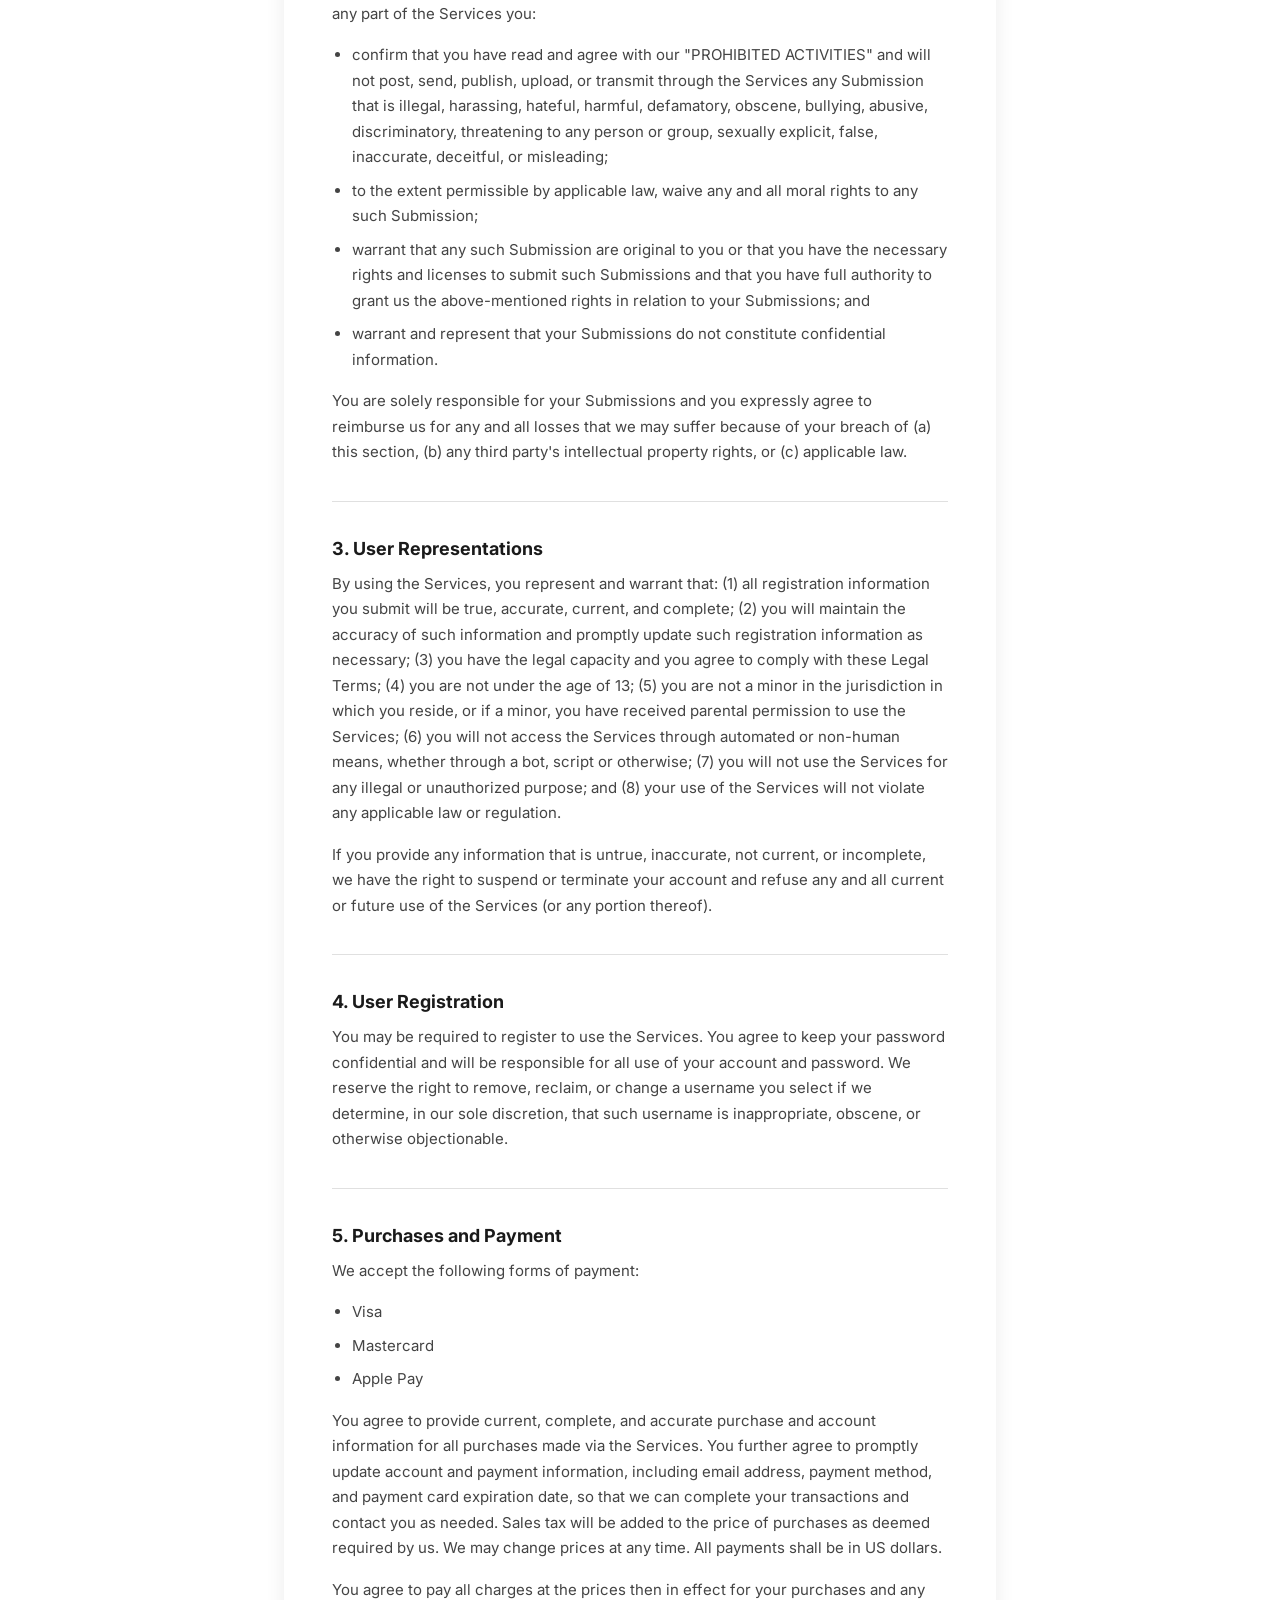
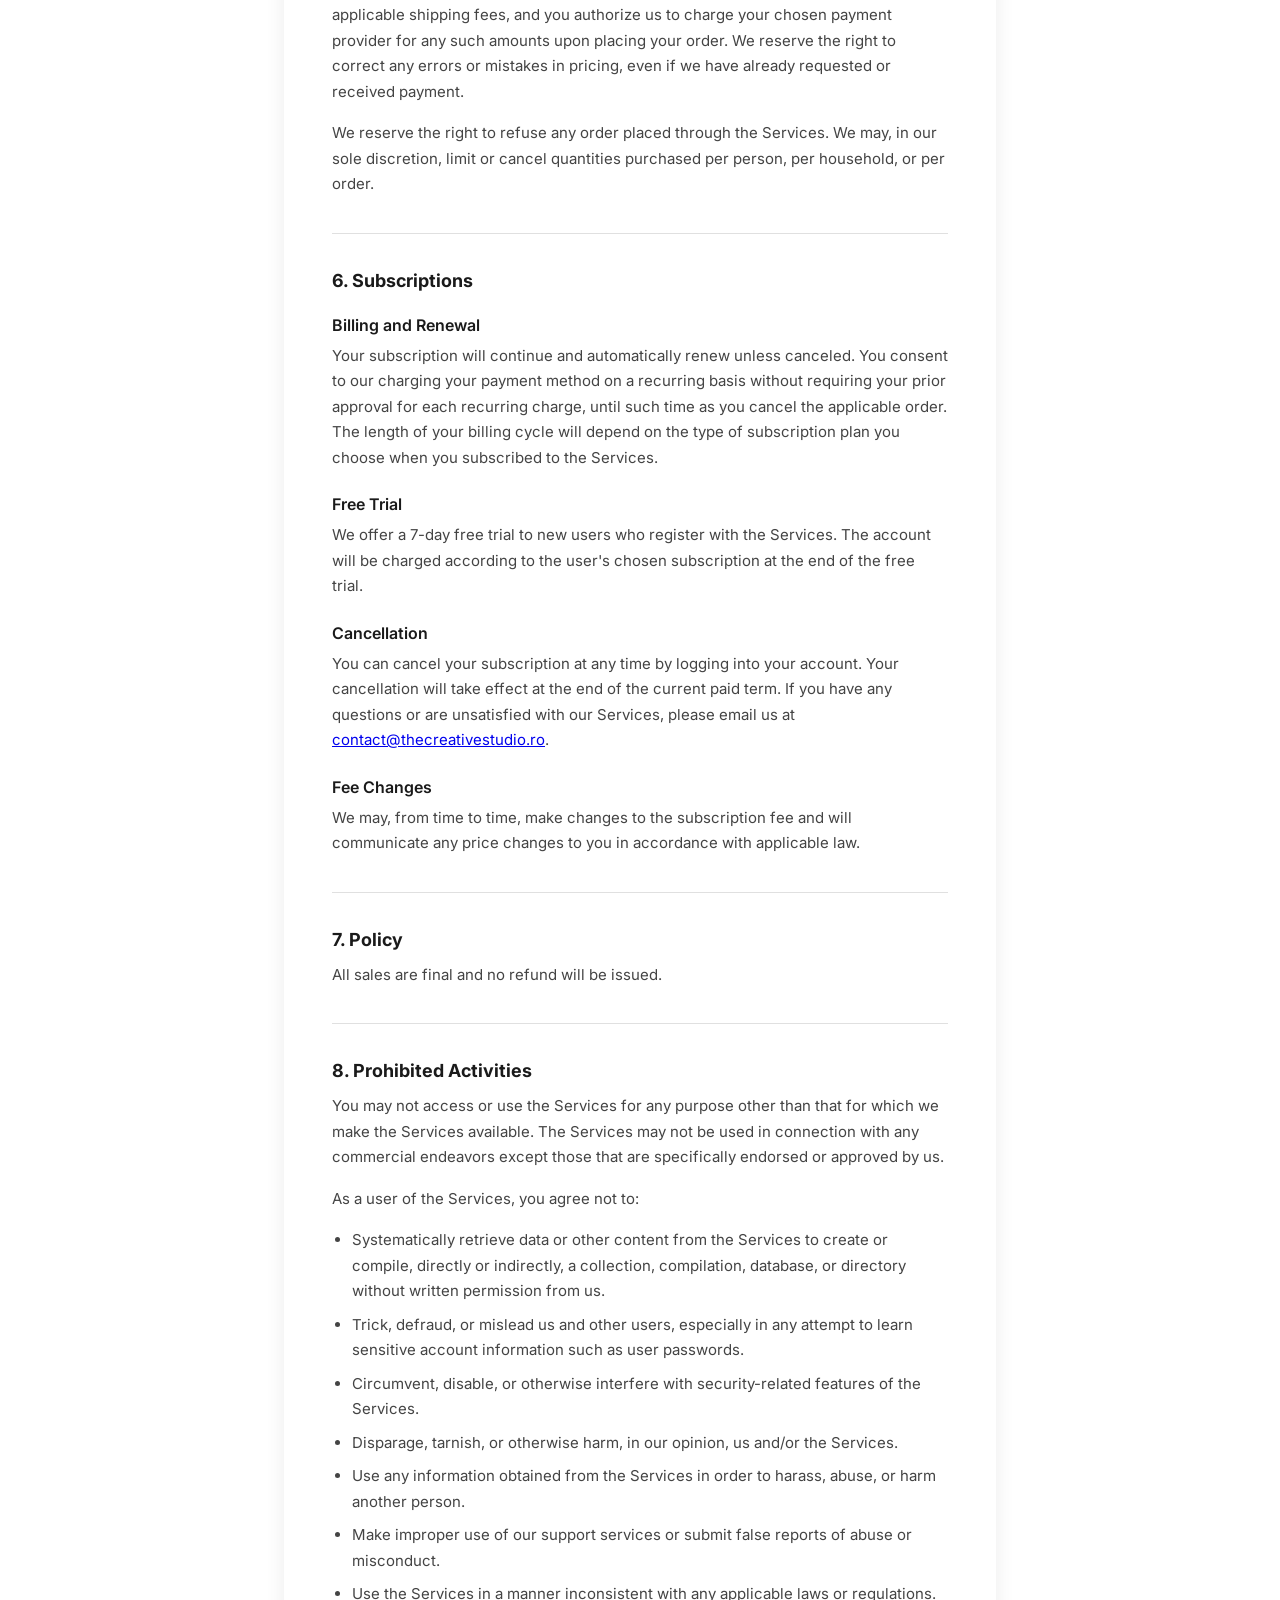
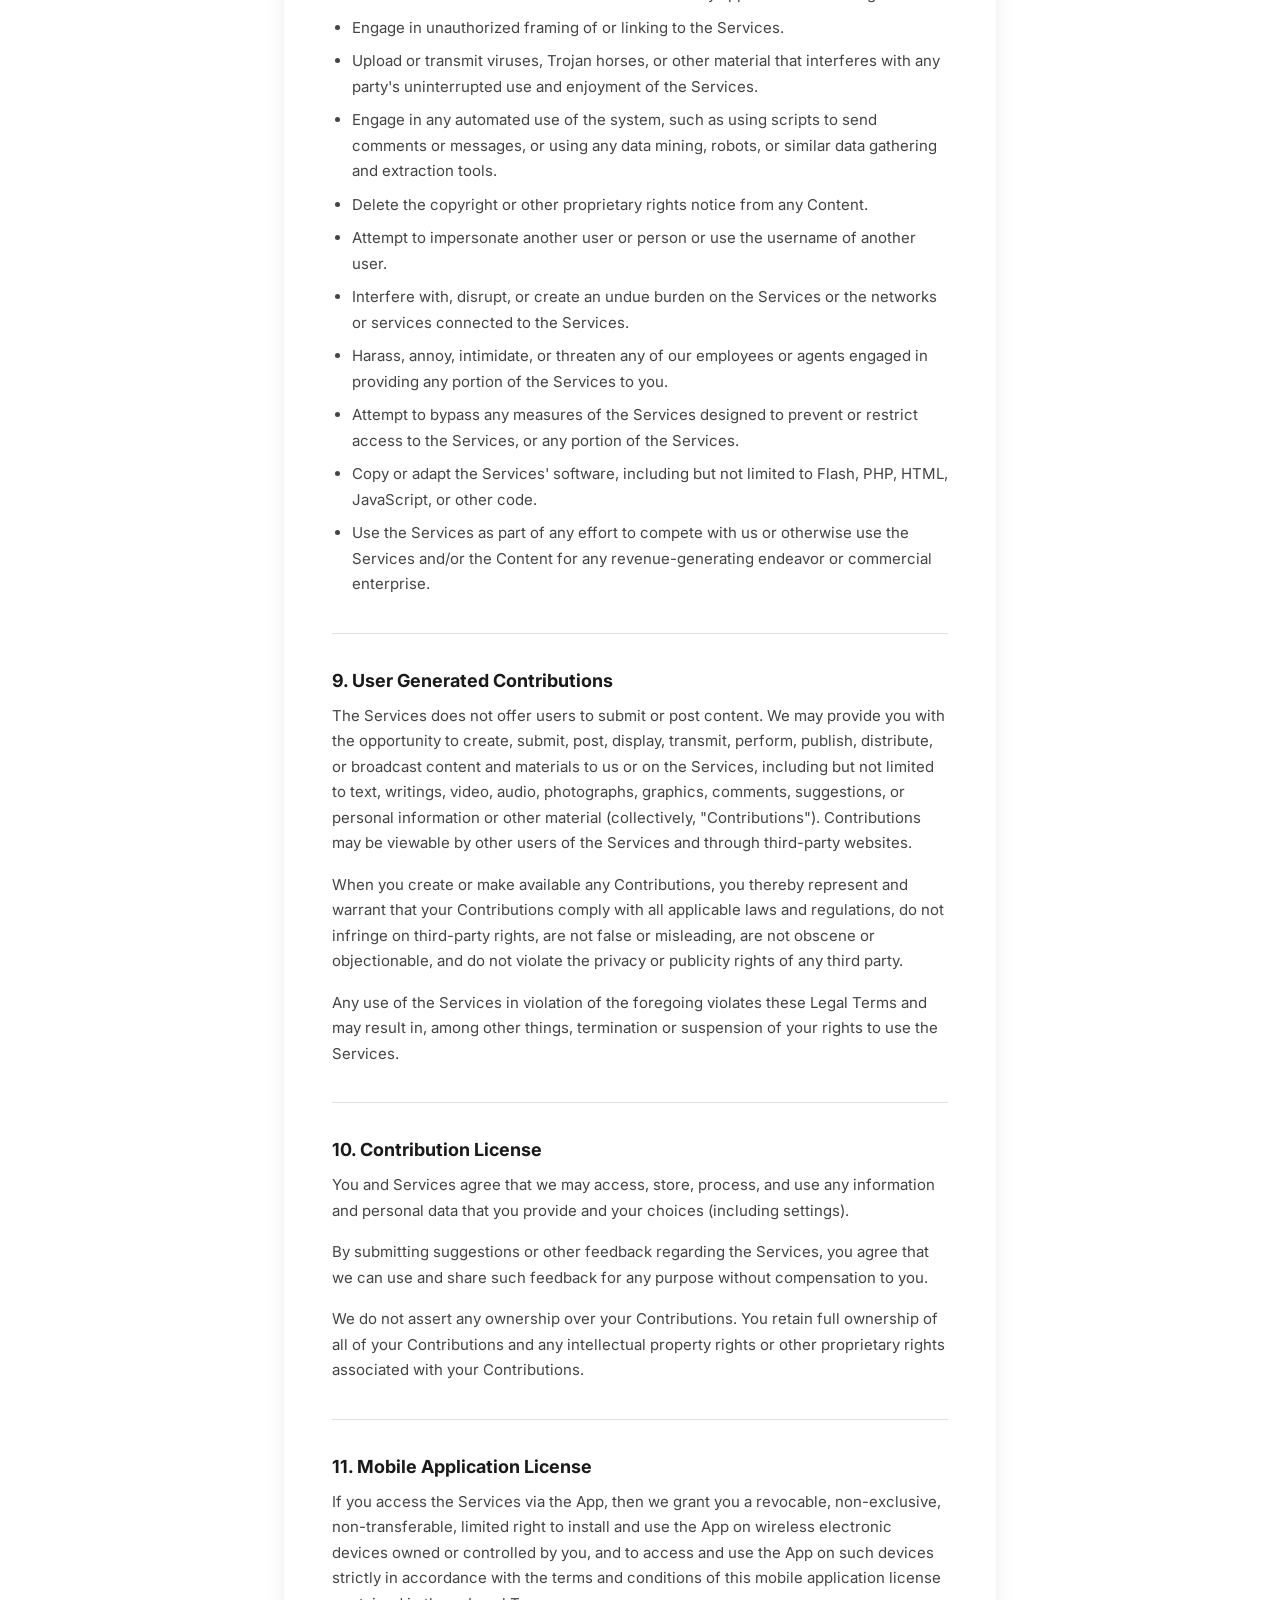
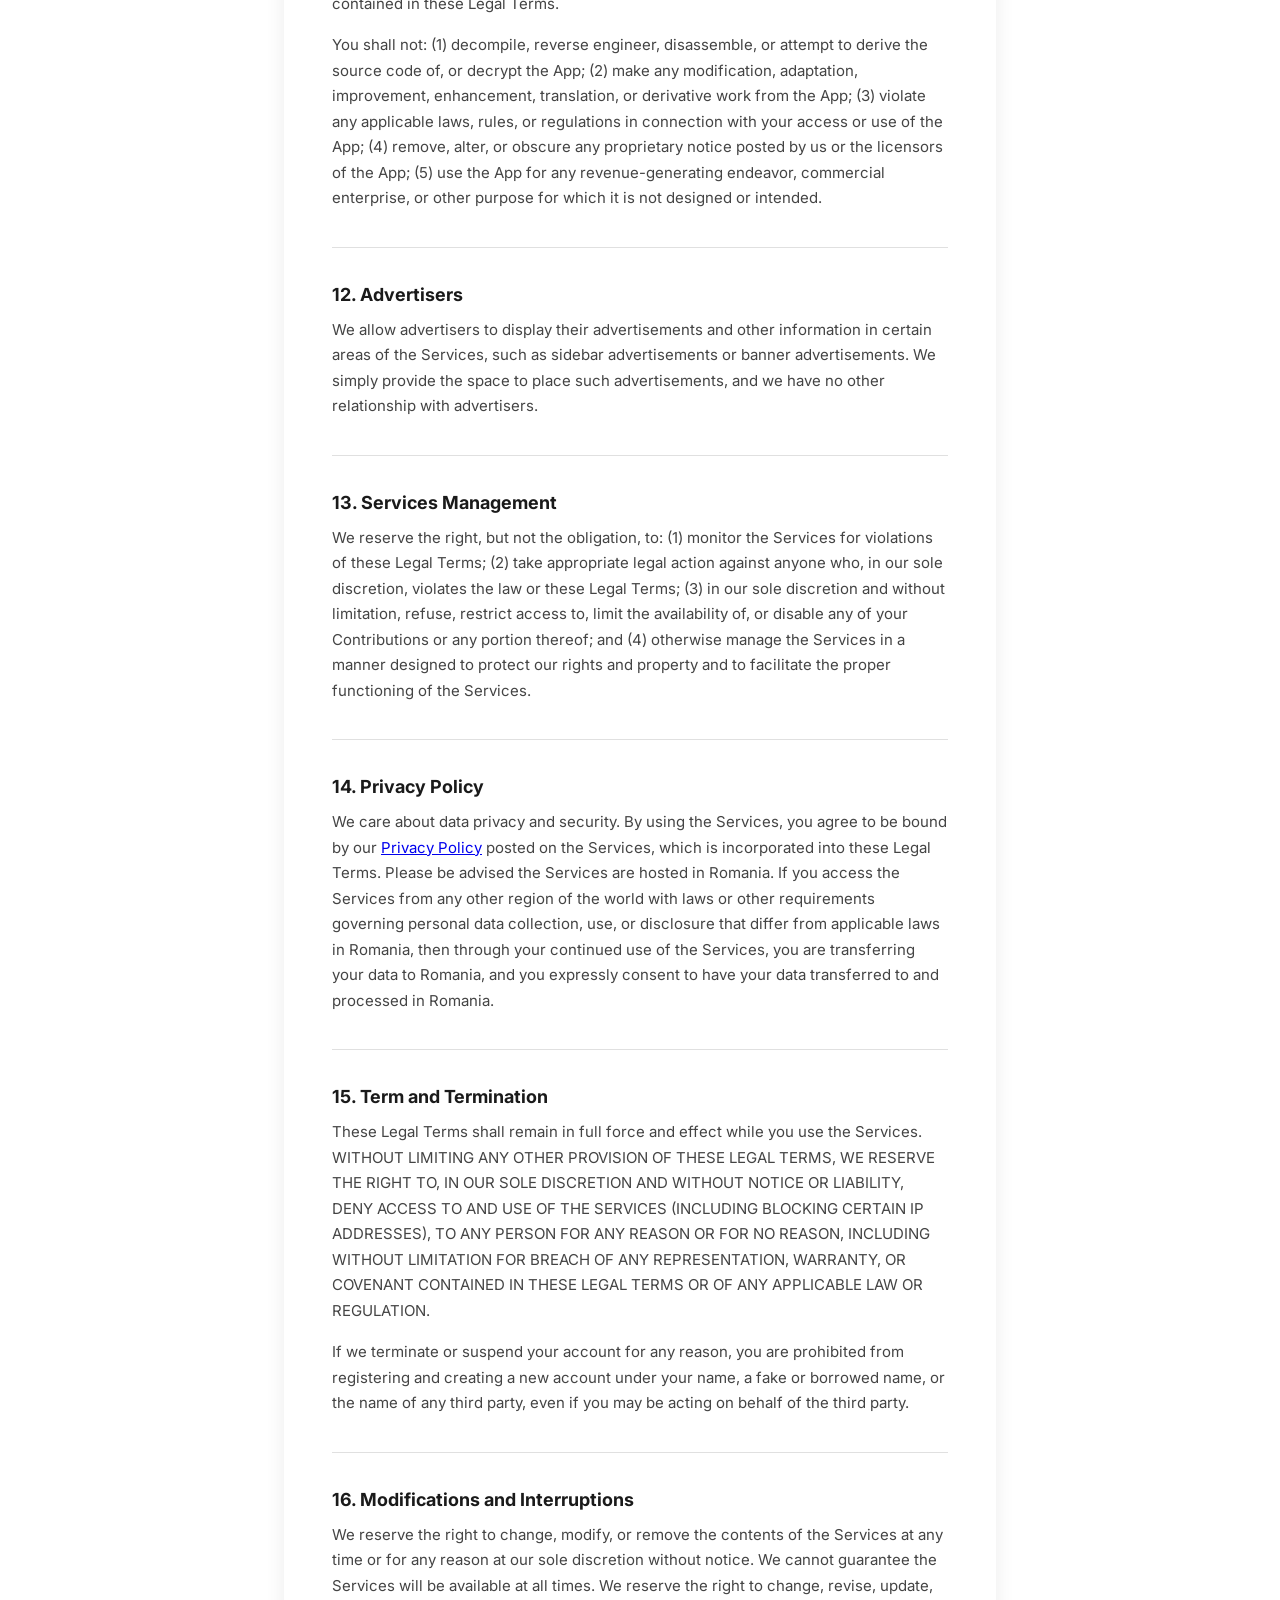
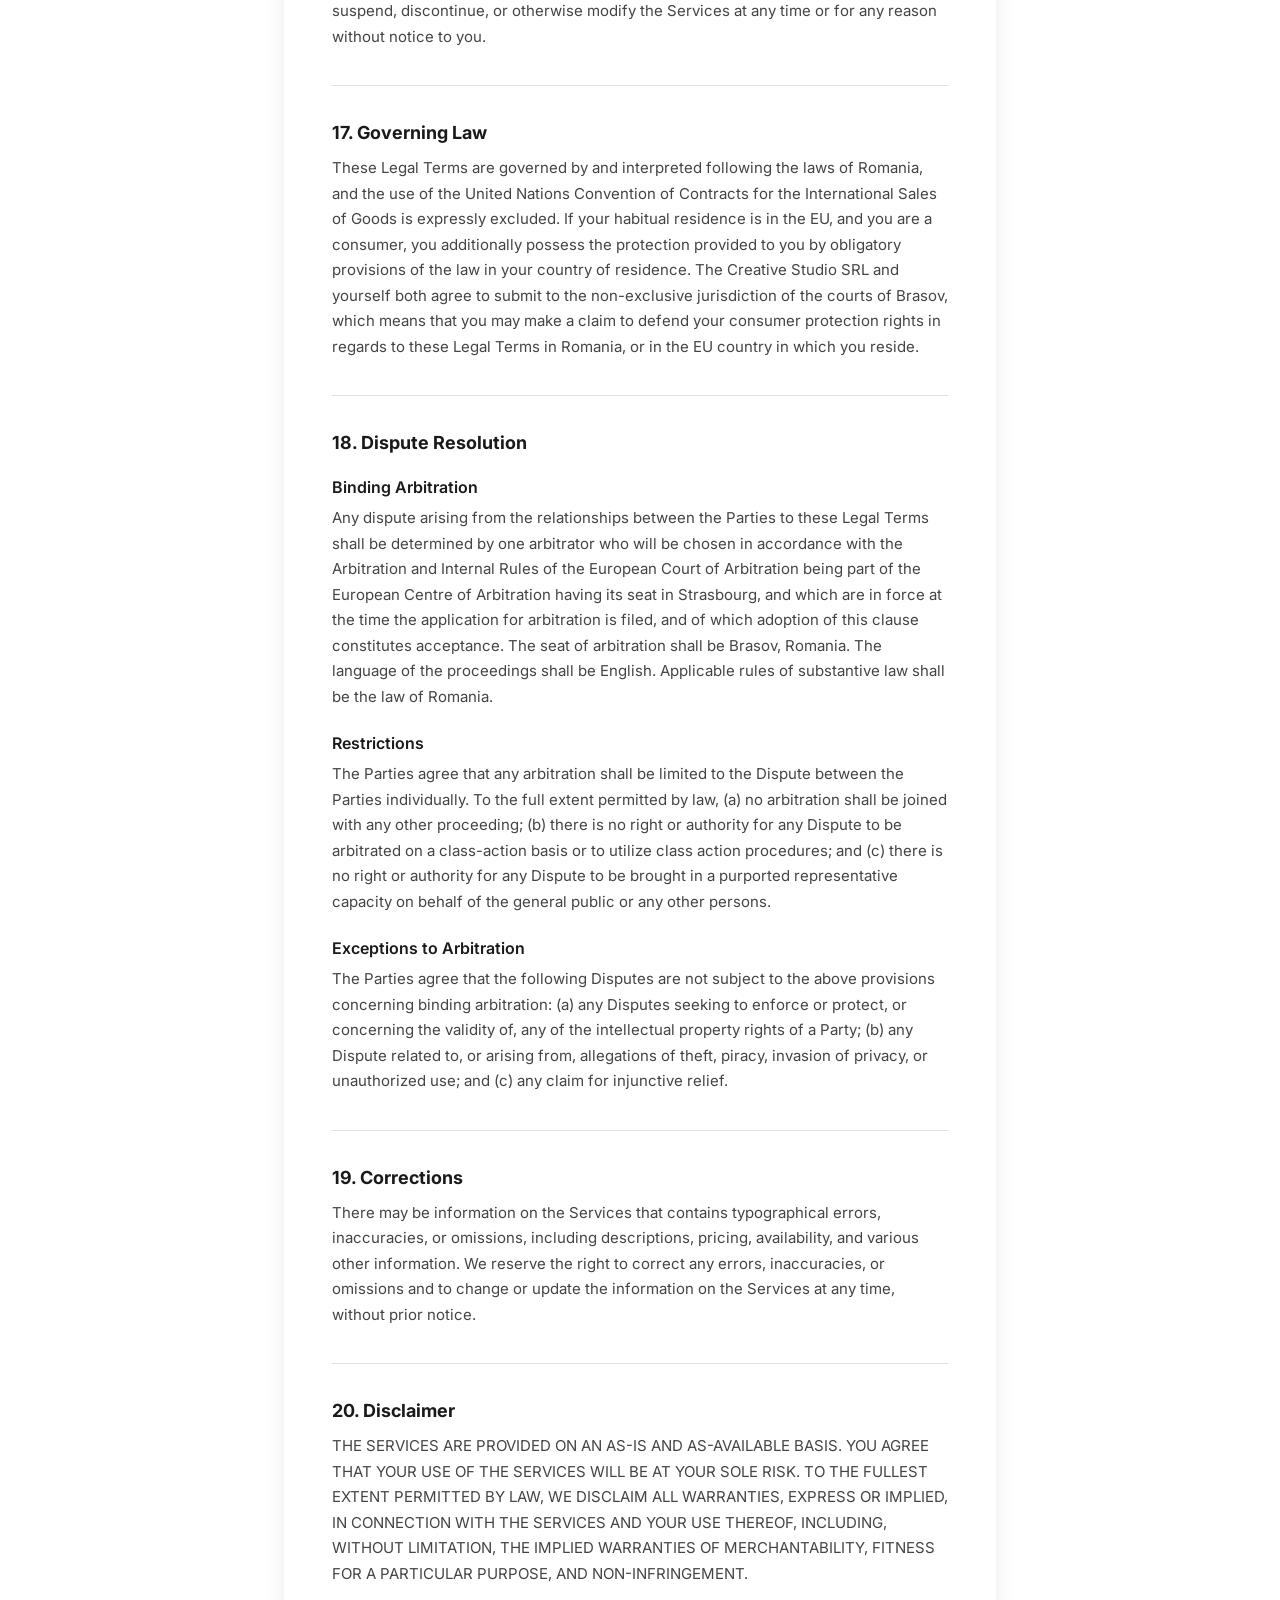
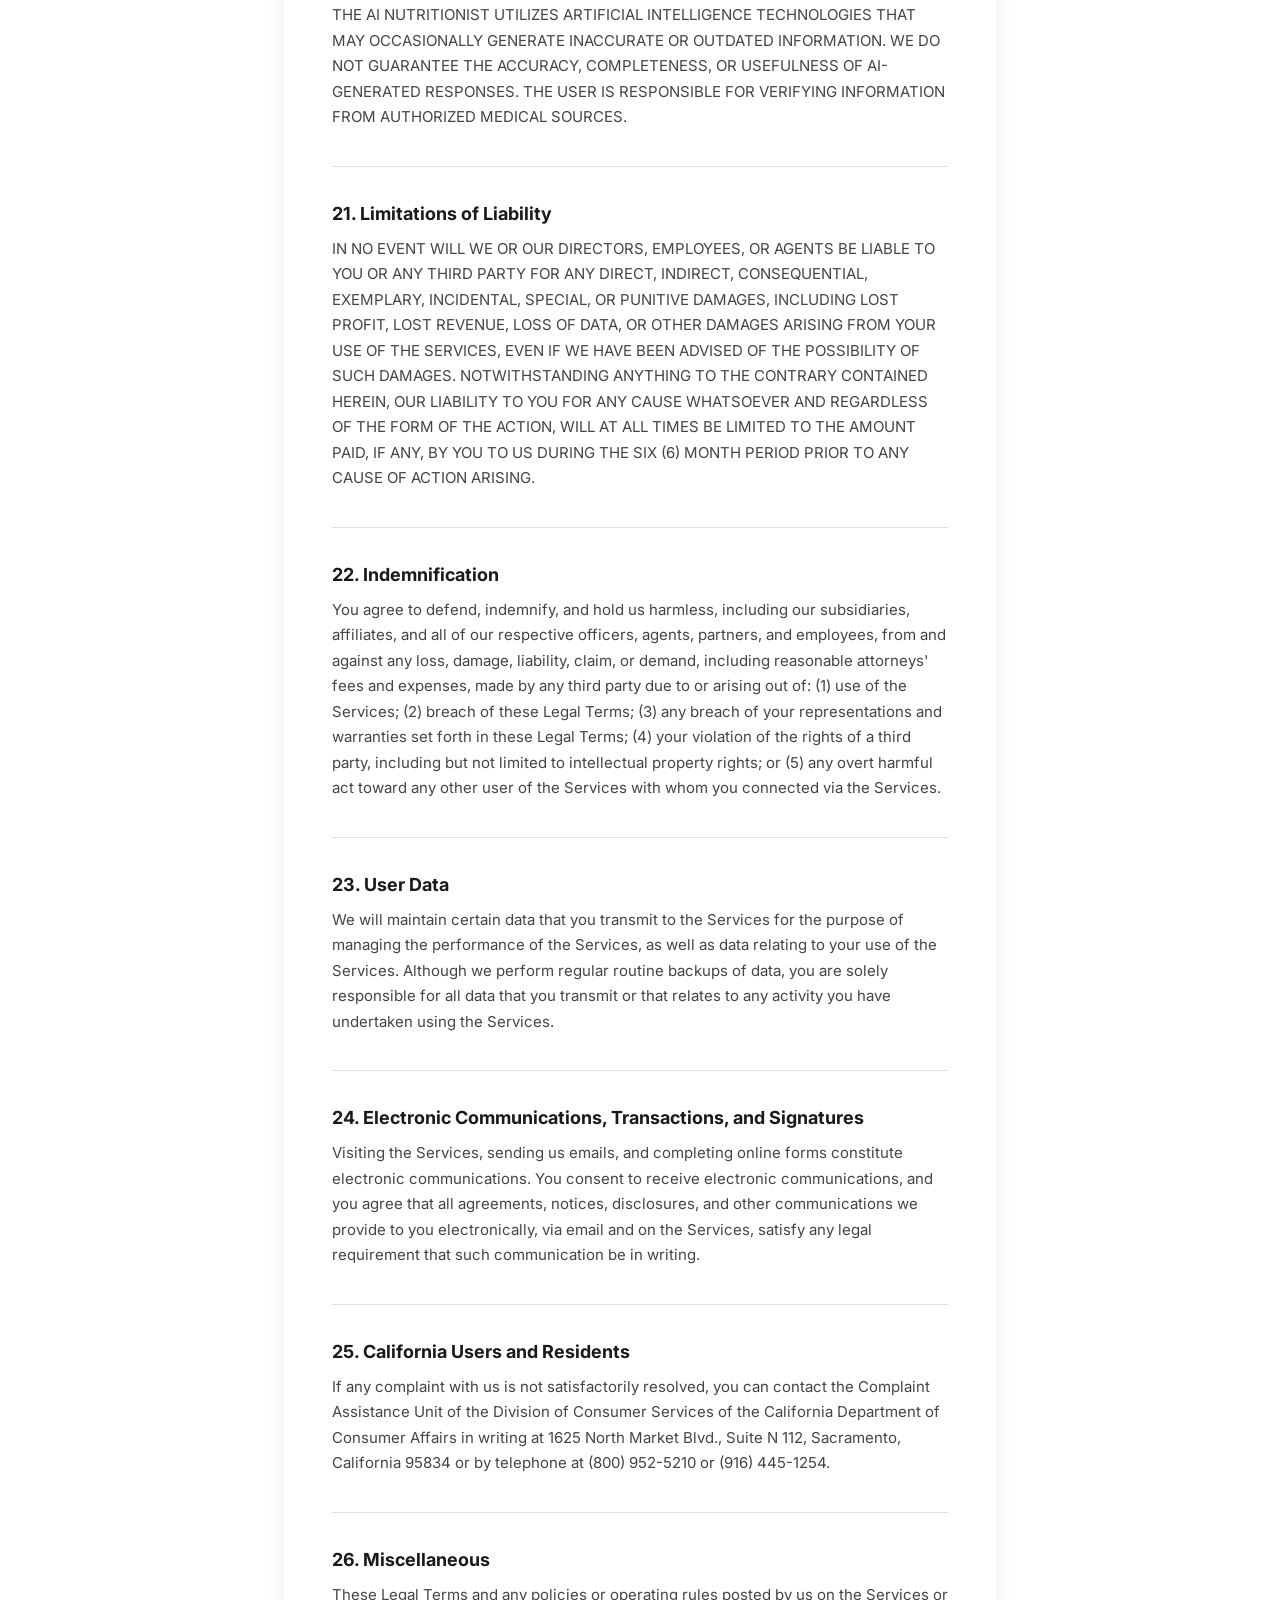
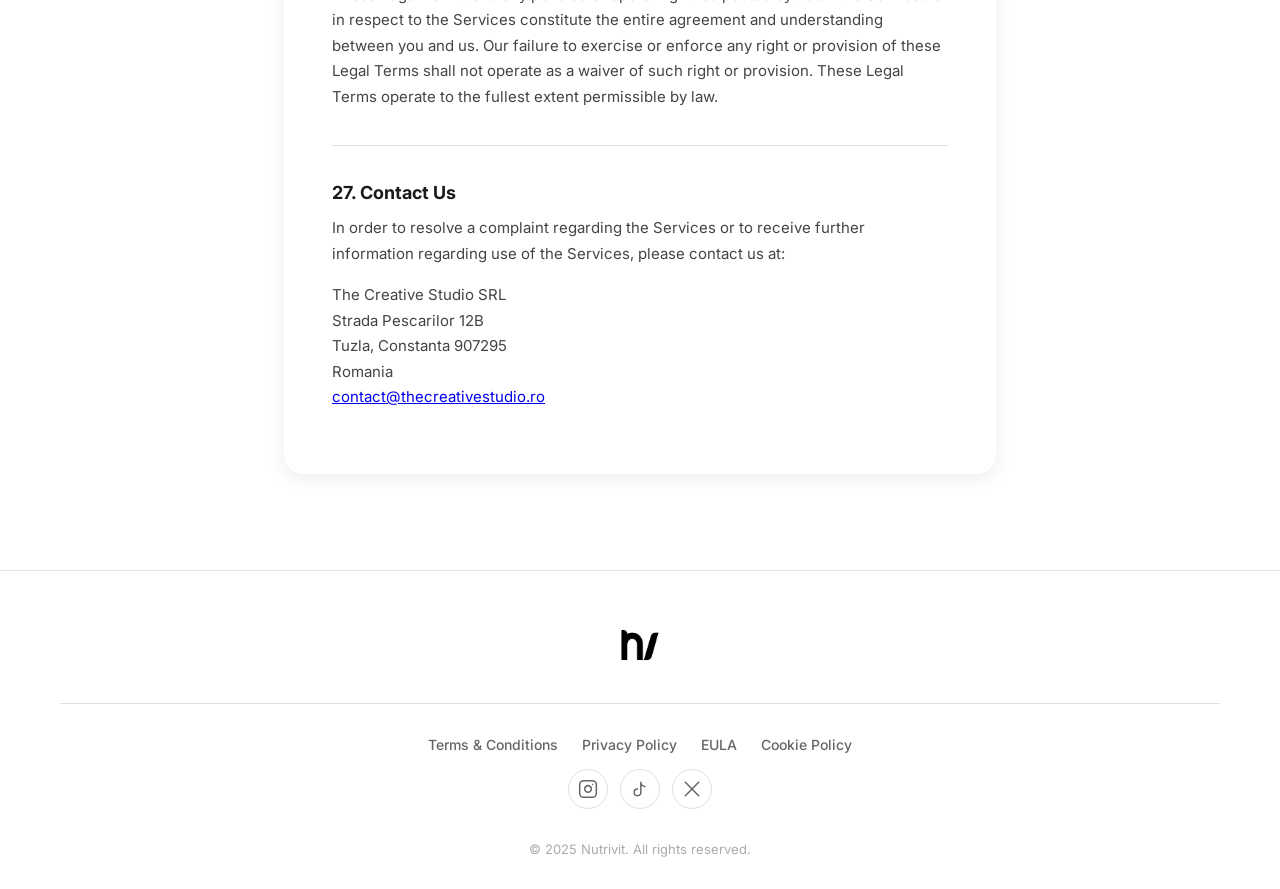
<file: terms.html>
<!DOCTYPE html>
<html lang="en">
<head>
  <meta charset="UTF-8" />
  <meta name="viewport" content="width=device-width, initial-scale=1.0" />
  <title>Terms &amp; Conditions — Nutrivit</title>
  <meta name="robots" content="noindex, follow" />
  <link rel="canonical" href="https://nutrivit.app/terms.html" />
  <link rel="preconnect" href="https://fonts.googleapis.com" />
  <link rel="preconnect" href="https://fonts.gstatic.com" crossorigin />
  <link href="https://fonts.googleapis.com/css2?family=Inter:wght@400;500;600;700;800&display=swap" rel="stylesheet" />
  <link rel="stylesheet" href="style.css" />
  <style>
    .legal-page {
      min-height: 100vh;
      padding-top: 120px;
      padding-bottom: 96px;
    }
    .legal-wrapper {
      max-width: 760px;
      margin: 0 auto;
      padding: 0 24px;
    }
    .legal-header {
      margin-bottom: 48px;
    }
    .legal-eyebrow {
      font-size: 13px;
      font-weight: 600;
      color: #ffffff;
      text-transform: uppercase;
      letter-spacing: 1.2px;
      margin-bottom: 12px;
    }
    .legal-title {
      font-size: 2.25rem;
      font-weight: 800;
      color: #1A1A1A;
      margin-bottom: 8px;
      line-height: 1.2;
    }
    .legal-updated {
      font-size: 14px;
      color: #666;
    }
    .legal-card {
      background: #fff;
      border-radius: 20px;
      padding: 48px;
      box-shadow: 0 4px 20px rgba(0,0,0,0.08);
    }
    .legal-card h2 {
      font-size: 1.125rem;
      font-weight: 700;
      color: #1A1A1A;
      margin: 36px 0 12px;
      padding-top: 36px;
      border-top: 1px solid #E0E0E0;
    }
    .legal-card h2:first-child {
      margin-top: 0;
      padding-top: 0;
      border-top: none;
    }
    .legal-card h3 {
      font-size: 1rem;
      font-weight: 600;
      color: #1A1A1A;
      margin: 24px 0 8px;
    }
    .legal-card p {
      font-size: 15px;
      color: #444;
      line-height: 1.7;
      margin-bottom: 16px;
    }
    .legal-card ul {
      padding-left: 20px;
      margin-bottom: 16px;
    }
    .legal-card ul li {
      font-size: 15px;
      color: #444;
      line-height: 1.7;
      margin-bottom: 8px;
    }
    .legal-card .disclaimer-box {
      background: #F0F9F1;
      border-left: 4px solid #4CAF50;
      border-radius: 8px;
      padding: 16px 20px;
      margin-bottom: 24px;
    }
    .legal-card .disclaimer-box p {
      margin: 0;
      color: #2e7d32;
      font-weight: 500;
    }
    @media (max-width: 768px) {
      .legal-title { font-size: 1.625rem; }
      .legal-card { padding: 28px 20px; }
    }
  </style>

  <!-- Meta Pixel Code -->
  <script>
  !function(f,b,e,v,n,t,s)
  {if(f.fbq)return;n=f.fbq=function(){n.callMethod?
  n.callMethod.apply(n,arguments):n.queue.push(arguments)};
  if(!f._fbq)f._fbq=n;n.push=n;n.loaded=!0;n.version='2.0';
  n.queue=[];t=b.createElement(e);t.async=!0;
  t.src=v;s=b.getElementsByTagName(e)[0];
  s.parentNode.insertBefore(t,s)}(window, document,'script',
  'https://connect.facebook.net/en_US/fbevents.js');
  fbq('init', '2057386998174357');
  fbq('track', 'PageView');
  </script>
  <noscript><img height="1" width="1" style="display:none"
  src="https://www.facebook.com/tr?id=2057386998174357&ev=PageView&noscript=1"
  /></noscript>
  <!-- End Meta Pixel Code -->
</head>
<body>

  <canvas id="gradient" style="position: fixed; top: 0; left: 0; width: 100%; height: 100%; z-index: -1;"></canvas>

  <!-- NAV -->
  <div class="nav__pill-sticky">
    <div class="nav__pill">
      <span class="nav__pill-logo">
        <a href="index.html"><img src="assets/logo.png" alt="Nutrivit logo" /></a>
      </span>
      <a href="index.html" class="nav__link">Home</a>
      <a href="index.html#features" class="nav__link">Features</a>
      <a href="index.html#how-it-works" class="nav__link">How it works</a>
      <a href="index.html#waitlist" class="nav__link nav__link--cta">Join the waitlist</a>
    </div>
  </div>

  <!-- CONTENT -->
  <div class="legal-page">
    <div class="legal-wrapper">
      <div class="legal-header">
        <p class="legal-eyebrow">Legal</p>
        <h1 class="legal-title">Terms &amp; Conditions</h1>
        <p class="legal-updated">Last updated March 04, 2026</p>
      </div>

      <div class="legal-card">

        <h2>Agreement to Our Legal Terms</h2>
        <p>We are The Creative Studio SRL ("Company," "we," "us," "our"), a company registered in Romania at Strada Pescarilor 12B, Tuzla, Constanta 907295. Our VAT number is 51704728.</p>
        <p>We operate the mobile application NutriVit (the "App"), as well as any other related products and services that refer or link to these legal terms (the "Legal Terms") (collectively, the "Services").</p>
        <p>NutriVit helps you on your nutrition journey, either you want to lose weight, maintain it or build muscle. We offer personalized meal plans based on your likings, allergies, current weight, lifestyle and the chosen goal. We also have an AI nutritionist ready to help you with a quick snack recipe or other questions you might have regarding your nutrition.</p>
        <p>You can contact us by email at <a href="mailto:contact@thecreativestudio.ro">contact@thecreativestudio.ro</a> or by mail to Strada Pescarilor 12B, Tuzla, Constanta 907295, Romania.</p>
        <p>These Legal Terms constitute a legally binding agreement made between you, whether personally or on behalf of an entity ("you"), and The Creative Studio SRL, concerning your access to and use of the Services. You agree that by accessing the Services, you have read, understood, and agreed to be bound by all of these Legal Terms. IF YOU DO NOT AGREE WITH ALL OF THESE LEGAL TERMS, THEN YOU ARE EXPRESSLY PROHIBITED FROM USING THE SERVICES AND YOU MUST DISCONTINUE USE IMMEDIATELY.</p>
        <p>Users will be notified in the app with a pop-up to accept new terms &amp; conditions.</p>
        <p>The Services are intended for users who are at least 13 years of age. All users who are minors in the jurisdiction in which they reside (generally under the age of 18) must have the permission of, and be directly supervised by, their parent or guardian to use the Services. If you are a minor, you must have your parent or guardian read and agree to these Legal Terms prior to you using the Services.</p>
        <p>We recommend that you print a copy of these Legal Terms for your records.</p>

        <h2>Medical Disclaimer</h2>
        <div class="disclaimer-box">
          <p>The NutriVit Services, including personalized meal plans and responses provided by the AI Nutritionist, are for informational and educational purposes only. They do not constitute medical advice, diagnosis, or treatment. Always consult a qualified healthcare professional or specialist before starting any diet or exercise program. Use of the information within the application is at your own risk. The Company is not responsible for any health issues resulting from the use of the services.</p>
        </div>

        <h2>1. Our Services</h2>
        <p>The information provided when using the Services is not intended for distribution to or use by any person or entity in any jurisdiction or country where such distribution or use would be contrary to law or regulation or which would subject us to any registration requirement within such jurisdiction or country.</p>
        <p>Accordingly, those persons who choose to access the Services from other locations do so on their own initiative and are solely responsible for compliance with local laws, if and to the extent local laws are applicable.</p>
        <p>The Services are not tailored to comply with industry-specific regulations (Health Insurance Portability and Accountability Act (HIPAA), Federal Information Security Management Act (FISMA), etc.), so if your interactions would be subjected to such laws, you may not use the Services. You may not use the Services in a way that would violate the Gramm-Leach-Bliley Act (GLBA).</p>

        <h2>2. Intellectual Property Rights</h2>
        <h3>Our intellectual property</h3>
        <p>We are the owner or the licensee of all intellectual property rights in our Services, including all source code, databases, functionality, software, website designs, audio, video, text, photographs, and graphics in the Services (collectively, the "Content"), as well as the trademarks, service marks, and logos contained therein (the "Marks").</p>
        <p>Our Content and Marks are protected by copyright and trademark laws (and various other intellectual property rights and unfair competition laws) and treaties in the United States and around the world.</p>
        <p>The Content and Marks are provided in or through the Services "AS IS" for your personal, non-commercial use only.</p>
        <h3>Your use of our Services</h3>
        <p>Subject to your compliance with these Legal Terms, including the "PROHIBITED ACTIVITIES" section below, we grant you a non-exclusive, non-transferable, revocable license to:</p>
        <ul>
          <li>access the Services; and</li>
          <li>download or print a copy of any portion of the Content to which you have properly gained access,</li>
        </ul>
        <p>solely for your personal, non-commercial use.</p>
        <p>Except as set out in this section or elsewhere in our Legal Terms, no part of the Services and no Content or Marks may be copied, reproduced, aggregated, republished, uploaded, posted, publicly displayed, encoded, translated, transmitted, distributed, sold, licensed, or otherwise exploited for any commercial purpose whatsoever, without our express prior written permission.</p>
        <p>If you wish to make any use of the Services, Content, or Marks other than as set out in this section or elsewhere in our Legal Terms, please address your request to: <a href="mailto:contact@thecreativestudio.ro">contact@thecreativestudio.ro</a>.</p>
        <p>We reserve all rights not expressly granted to you in and to the Services, Content, and Marks.</p>
        <p>Any breach of these Intellectual Property Rights will constitute a material breach of our Legal Terms and your right to use our Services will terminate immediately.</p>
        <h3>Your submissions</h3>
        <p>Submissions: By directly sending us any question, comment, suggestion, idea, feedback, or other information about the Services ("Submissions"), you agree to assign to us all intellectual property rights in such Submission. You agree that we shall own this Submission and be entitled to its unrestricted use and dissemination for any lawful purpose, commercial or otherwise, without acknowledgment or compensation to you.</p>
        <p>You are responsible for what you post or upload. By sending us Submissions through any part of the Services you:</p>
        <ul>
          <li>confirm that you have read and agree with our "PROHIBITED ACTIVITIES" and will not post, send, publish, upload, or transmit through the Services any Submission that is illegal, harassing, hateful, harmful, defamatory, obscene, bullying, abusive, discriminatory, threatening to any person or group, sexually explicit, false, inaccurate, deceitful, or misleading;</li>
          <li>to the extent permissible by applicable law, waive any and all moral rights to any such Submission;</li>
          <li>warrant that any such Submission are original to you or that you have the necessary rights and licenses to submit such Submissions and that you have full authority to grant us the above-mentioned rights in relation to your Submissions; and</li>
          <li>warrant and represent that your Submissions do not constitute confidential information.</li>
        </ul>
        <p>You are solely responsible for your Submissions and you expressly agree to reimburse us for any and all losses that we may suffer because of your breach of (a) this section, (b) any third party's intellectual property rights, or (c) applicable law.</p>

        <h2>3. User Representations</h2>
        <p>By using the Services, you represent and warrant that: (1) all registration information you submit will be true, accurate, current, and complete; (2) you will maintain the accuracy of such information and promptly update such registration information as necessary; (3) you have the legal capacity and you agree to comply with these Legal Terms; (4) you are not under the age of 13; (5) you are not a minor in the jurisdiction in which you reside, or if a minor, you have received parental permission to use the Services; (6) you will not access the Services through automated or non-human means, whether through a bot, script or otherwise; (7) you will not use the Services for any illegal or unauthorized purpose; and (8) your use of the Services will not violate any applicable law or regulation.</p>
        <p>If you provide any information that is untrue, inaccurate, not current, or incomplete, we have the right to suspend or terminate your account and refuse any and all current or future use of the Services (or any portion thereof).</p>

        <h2>4. User Registration</h2>
        <p>You may be required to register to use the Services. You agree to keep your password confidential and will be responsible for all use of your account and password. We reserve the right to remove, reclaim, or change a username you select if we determine, in our sole discretion, that such username is inappropriate, obscene, or otherwise objectionable.</p>

        <h2>5. Purchases and Payment</h2>
        <p>We accept the following forms of payment:</p>
        <ul>
          <li>Visa</li>
          <li>Mastercard</li>
          <li>Apple Pay</li>
        </ul>
        <p>You agree to provide current, complete, and accurate purchase and account information for all purchases made via the Services. You further agree to promptly update account and payment information, including email address, payment method, and payment card expiration date, so that we can complete your transactions and contact you as needed. Sales tax will be added to the price of purchases as deemed required by us. We may change prices at any time. All payments shall be in US dollars.</p>
        <p>You agree to pay all charges at the prices then in effect for your purchases and any applicable shipping fees, and you authorize us to charge your chosen payment provider for any such amounts upon placing your order. We reserve the right to correct any errors or mistakes in pricing, even if we have already requested or received payment.</p>
        <p>We reserve the right to refuse any order placed through the Services. We may, in our sole discretion, limit or cancel quantities purchased per person, per household, or per order.</p>

        <h2>6. Subscriptions</h2>
        <h3>Billing and Renewal</h3>
        <p>Your subscription will continue and automatically renew unless canceled. You consent to our charging your payment method on a recurring basis without requiring your prior approval for each recurring charge, until such time as you cancel the applicable order. The length of your billing cycle will depend on the type of subscription plan you choose when you subscribed to the Services.</p>
        <h3>Free Trial</h3>
        <p>We offer a 7-day free trial to new users who register with the Services. The account will be charged according to the user's chosen subscription at the end of the free trial.</p>
        <h3>Cancellation</h3>
        <p>You can cancel your subscription at any time by logging into your account. Your cancellation will take effect at the end of the current paid term. If you have any questions or are unsatisfied with our Services, please email us at <a href="mailto:contact@thecreativestudio.ro">contact@thecreativestudio.ro</a>.</p>
        <h3>Fee Changes</h3>
        <p>We may, from time to time, make changes to the subscription fee and will communicate any price changes to you in accordance with applicable law.</p>

        <h2>7. Policy</h2>
        <p>All sales are final and no refund will be issued.</p>

        <h2>8. Prohibited Activities</h2>
        <p>You may not access or use the Services for any purpose other than that for which we make the Services available. The Services may not be used in connection with any commercial endeavors except those that are specifically endorsed or approved by us.</p>
        <p>As a user of the Services, you agree not to:</p>
        <ul>
          <li>Systematically retrieve data or other content from the Services to create or compile, directly or indirectly, a collection, compilation, database, or directory without written permission from us.</li>
          <li>Trick, defraud, or mislead us and other users, especially in any attempt to learn sensitive account information such as user passwords.</li>
          <li>Circumvent, disable, or otherwise interfere with security-related features of the Services.</li>
          <li>Disparage, tarnish, or otherwise harm, in our opinion, us and/or the Services.</li>
          <li>Use any information obtained from the Services in order to harass, abuse, or harm another person.</li>
          <li>Make improper use of our support services or submit false reports of abuse or misconduct.</li>
          <li>Use the Services in a manner inconsistent with any applicable laws or regulations.</li>
          <li>Engage in unauthorized framing of or linking to the Services.</li>
          <li>Upload or transmit viruses, Trojan horses, or other material that interferes with any party's uninterrupted use and enjoyment of the Services.</li>
          <li>Engage in any automated use of the system, such as using scripts to send comments or messages, or using any data mining, robots, or similar data gathering and extraction tools.</li>
          <li>Delete the copyright or other proprietary rights notice from any Content.</li>
          <li>Attempt to impersonate another user or person or use the username of another user.</li>
          <li>Interfere with, disrupt, or create an undue burden on the Services or the networks or services connected to the Services.</li>
          <li>Harass, annoy, intimidate, or threaten any of our employees or agents engaged in providing any portion of the Services to you.</li>
          <li>Attempt to bypass any measures of the Services designed to prevent or restrict access to the Services, or any portion of the Services.</li>
          <li>Copy or adapt the Services' software, including but not limited to Flash, PHP, HTML, JavaScript, or other code.</li>
          <li>Use the Services as part of any effort to compete with us or otherwise use the Services and/or the Content for any revenue-generating endeavor or commercial enterprise.</li>
        </ul>

        <h2>9. User Generated Contributions</h2>
        <p>The Services does not offer users to submit or post content. We may provide you with the opportunity to create, submit, post, display, transmit, perform, publish, distribute, or broadcast content and materials to us or on the Services, including but not limited to text, writings, video, audio, photographs, graphics, comments, suggestions, or personal information or other material (collectively, "Contributions"). Contributions may be viewable by other users of the Services and through third-party websites.</p>
        <p>When you create or make available any Contributions, you thereby represent and warrant that your Contributions comply with all applicable laws and regulations, do not infringe on third-party rights, are not false or misleading, are not obscene or objectionable, and do not violate the privacy or publicity rights of any third party.</p>
        <p>Any use of the Services in violation of the foregoing violates these Legal Terms and may result in, among other things, termination or suspension of your rights to use the Services.</p>

        <h2>10. Contribution License</h2>
        <p>You and Services agree that we may access, store, process, and use any information and personal data that you provide and your choices (including settings).</p>
        <p>By submitting suggestions or other feedback regarding the Services, you agree that we can use and share such feedback for any purpose without compensation to you.</p>
        <p>We do not assert any ownership over your Contributions. You retain full ownership of all of your Contributions and any intellectual property rights or other proprietary rights associated with your Contributions.</p>

        <h2>11. Mobile Application License</h2>
        <p>If you access the Services via the App, then we grant you a revocable, non-exclusive, non-transferable, limited right to install and use the App on wireless electronic devices owned or controlled by you, and to access and use the App on such devices strictly in accordance with the terms and conditions of this mobile application license contained in these Legal Terms.</p>
        <p>You shall not: (1) decompile, reverse engineer, disassemble, or attempt to derive the source code of, or decrypt the App; (2) make any modification, adaptation, improvement, enhancement, translation, or derivative work from the App; (3) violate any applicable laws, rules, or regulations in connection with your access or use of the App; (4) remove, alter, or obscure any proprietary notice posted by us or the licensors of the App; (5) use the App for any revenue-generating endeavor, commercial enterprise, or other purpose for which it is not designed or intended.</p>

        <h2>12. Advertisers</h2>
        <p>We allow advertisers to display their advertisements and other information in certain areas of the Services, such as sidebar advertisements or banner advertisements. We simply provide the space to place such advertisements, and we have no other relationship with advertisers.</p>

        <h2>13. Services Management</h2>
        <p>We reserve the right, but not the obligation, to: (1) monitor the Services for violations of these Legal Terms; (2) take appropriate legal action against anyone who, in our sole discretion, violates the law or these Legal Terms; (3) in our sole discretion and without limitation, refuse, restrict access to, limit the availability of, or disable any of your Contributions or any portion thereof; and (4) otherwise manage the Services in a manner designed to protect our rights and property and to facilitate the proper functioning of the Services.</p>

        <h2>14. Privacy Policy</h2>
        <p>We care about data privacy and security. By using the Services, you agree to be bound by our <a href="privacy.html">Privacy Policy</a> posted on the Services, which is incorporated into these Legal Terms. Please be advised the Services are hosted in Romania. If you access the Services from any other region of the world with laws or other requirements governing personal data collection, use, or disclosure that differ from applicable laws in Romania, then through your continued use of the Services, you are transferring your data to Romania, and you expressly consent to have your data transferred to and processed in Romania.</p>

        <h2>15. Term and Termination</h2>
        <p>These Legal Terms shall remain in full force and effect while you use the Services. WITHOUT LIMITING ANY OTHER PROVISION OF THESE LEGAL TERMS, WE RESERVE THE RIGHT TO, IN OUR SOLE DISCRETION AND WITHOUT NOTICE OR LIABILITY, DENY ACCESS TO AND USE OF THE SERVICES (INCLUDING BLOCKING CERTAIN IP ADDRESSES), TO ANY PERSON FOR ANY REASON OR FOR NO REASON, INCLUDING WITHOUT LIMITATION FOR BREACH OF ANY REPRESENTATION, WARRANTY, OR COVENANT CONTAINED IN THESE LEGAL TERMS OR OF ANY APPLICABLE LAW OR REGULATION.</p>
        <p>If we terminate or suspend your account for any reason, you are prohibited from registering and creating a new account under your name, a fake or borrowed name, or the name of any third party, even if you may be acting on behalf of the third party.</p>

        <h2>16. Modifications and Interruptions</h2>
        <p>We reserve the right to change, modify, or remove the contents of the Services at any time or for any reason at our sole discretion without notice. We cannot guarantee the Services will be available at all times. We reserve the right to change, revise, update, suspend, discontinue, or otherwise modify the Services at any time or for any reason without notice to you.</p>

        <h2>17. Governing Law</h2>
        <p>These Legal Terms are governed by and interpreted following the laws of Romania, and the use of the United Nations Convention of Contracts for the International Sales of Goods is expressly excluded. If your habitual residence is in the EU, and you are a consumer, you additionally possess the protection provided to you by obligatory provisions of the law in your country of residence. The Creative Studio SRL and yourself both agree to submit to the non-exclusive jurisdiction of the courts of Brasov, which means that you may make a claim to defend your consumer protection rights in regards to these Legal Terms in Romania, or in the EU country in which you reside.</p>

        <h2>18. Dispute Resolution</h2>
        <h3>Binding Arbitration</h3>
        <p>Any dispute arising from the relationships between the Parties to these Legal Terms shall be determined by one arbitrator who will be chosen in accordance with the Arbitration and Internal Rules of the European Court of Arbitration being part of the European Centre of Arbitration having its seat in Strasbourg, and which are in force at the time the application for arbitration is filed, and of which adoption of this clause constitutes acceptance. The seat of arbitration shall be Brasov, Romania. The language of the proceedings shall be English. Applicable rules of substantive law shall be the law of Romania.</p>
        <h3>Restrictions</h3>
        <p>The Parties agree that any arbitration shall be limited to the Dispute between the Parties individually. To the full extent permitted by law, (a) no arbitration shall be joined with any other proceeding; (b) there is no right or authority for any Dispute to be arbitrated on a class-action basis or to utilize class action procedures; and (c) there is no right or authority for any Dispute to be brought in a purported representative capacity on behalf of the general public or any other persons.</p>
        <h3>Exceptions to Arbitration</h3>
        <p>The Parties agree that the following Disputes are not subject to the above provisions concerning binding arbitration: (a) any Disputes seeking to enforce or protect, or concerning the validity of, any of the intellectual property rights of a Party; (b) any Dispute related to, or arising from, allegations of theft, piracy, invasion of privacy, or unauthorized use; and (c) any claim for injunctive relief.</p>

        <h2>19. Corrections</h2>
        <p>There may be information on the Services that contains typographical errors, inaccuracies, or omissions, including descriptions, pricing, availability, and various other information. We reserve the right to correct any errors, inaccuracies, or omissions and to change or update the information on the Services at any time, without prior notice.</p>

        <h2>20. Disclaimer</h2>
        <p>THE SERVICES ARE PROVIDED ON AN AS-IS AND AS-AVAILABLE BASIS. YOU AGREE THAT YOUR USE OF THE SERVICES WILL BE AT YOUR SOLE RISK. TO THE FULLEST EXTENT PERMITTED BY LAW, WE DISCLAIM ALL WARRANTIES, EXPRESS OR IMPLIED, IN CONNECTION WITH THE SERVICES AND YOUR USE THEREOF, INCLUDING, WITHOUT LIMITATION, THE IMPLIED WARRANTIES OF MERCHANTABILITY, FITNESS FOR A PARTICULAR PURPOSE, AND NON-INFRINGEMENT.</p>
        <p>THE AI NUTRITIONIST UTILIZES ARTIFICIAL INTELLIGENCE TECHNOLOGIES THAT MAY OCCASIONALLY GENERATE INACCURATE OR OUTDATED INFORMATION. WE DO NOT GUARANTEE THE ACCURACY, COMPLETENESS, OR USEFULNESS OF AI-GENERATED RESPONSES. THE USER IS RESPONSIBLE FOR VERIFYING INFORMATION FROM AUTHORIZED MEDICAL SOURCES.</p>

        <h2>21. Limitations of Liability</h2>
        <p>IN NO EVENT WILL WE OR OUR DIRECTORS, EMPLOYEES, OR AGENTS BE LIABLE TO YOU OR ANY THIRD PARTY FOR ANY DIRECT, INDIRECT, CONSEQUENTIAL, EXEMPLARY, INCIDENTAL, SPECIAL, OR PUNITIVE DAMAGES, INCLUDING LOST PROFIT, LOST REVENUE, LOSS OF DATA, OR OTHER DAMAGES ARISING FROM YOUR USE OF THE SERVICES, EVEN IF WE HAVE BEEN ADVISED OF THE POSSIBILITY OF SUCH DAMAGES. NOTWITHSTANDING ANYTHING TO THE CONTRARY CONTAINED HEREIN, OUR LIABILITY TO YOU FOR ANY CAUSE WHATSOEVER AND REGARDLESS OF THE FORM OF THE ACTION, WILL AT ALL TIMES BE LIMITED TO THE AMOUNT PAID, IF ANY, BY YOU TO US DURING THE SIX (6) MONTH PERIOD PRIOR TO ANY CAUSE OF ACTION ARISING.</p>

        <h2>22. Indemnification</h2>
        <p>You agree to defend, indemnify, and hold us harmless, including our subsidiaries, affiliates, and all of our respective officers, agents, partners, and employees, from and against any loss, damage, liability, claim, or demand, including reasonable attorneys' fees and expenses, made by any third party due to or arising out of: (1) use of the Services; (2) breach of these Legal Terms; (3) any breach of your representations and warranties set forth in these Legal Terms; (4) your violation of the rights of a third party, including but not limited to intellectual property rights; or (5) any overt harmful act toward any other user of the Services with whom you connected via the Services.</p>

        <h2>23. User Data</h2>
        <p>We will maintain certain data that you transmit to the Services for the purpose of managing the performance of the Services, as well as data relating to your use of the Services. Although we perform regular routine backups of data, you are solely responsible for all data that you transmit or that relates to any activity you have undertaken using the Services.</p>

        <h2>24. Electronic Communications, Transactions, and Signatures</h2>
        <p>Visiting the Services, sending us emails, and completing online forms constitute electronic communications. You consent to receive electronic communications, and you agree that all agreements, notices, disclosures, and other communications we provide to you electronically, via email and on the Services, satisfy any legal requirement that such communication be in writing.</p>

        <h2>25. California Users and Residents</h2>
        <p>If any complaint with us is not satisfactorily resolved, you can contact the Complaint Assistance Unit of the Division of Consumer Services of the California Department of Consumer Affairs in writing at 1625 North Market Blvd., Suite N 112, Sacramento, California 95834 or by telephone at (800) 952-5210 or (916) 445-1254.</p>

        <h2>26. Miscellaneous</h2>
        <p>These Legal Terms and any policies or operating rules posted by us on the Services or in respect to the Services constitute the entire agreement and understanding between you and us. Our failure to exercise or enforce any right or provision of these Legal Terms shall not operate as a waiver of such right or provision. These Legal Terms operate to the fullest extent permissible by law.</p>

        <h2>27. Contact Us</h2>
        <p>In order to resolve a complaint regarding the Services or to receive further information regarding use of the Services, please contact us at:</p>
        <p>
          The Creative Studio SRL<br />
          Strada Pescarilor 12B<br />
          Tuzla, Constanta 907295<br />
          Romania<br />
          <a href="mailto:contact@thecreativestudio.ro">contact@thecreativestudio.ro</a>
        </p>

      </div>
    </div>
  </div>

  <!-- FOOTER -->
  <footer class="footer">
    <div class="footer-wrapper">
      <div class="footer-top">
        <a href="index.html" class="footer-logo">
          <img src="assets/logo.png" alt="Nutrivit logo" />
        </a>
      </div>
      <hr class="footer-divider" />
      <div class="footer-bottom">
        <div class="footer-legal">
          <a href="terms.html" class="footer-legal__link">Terms &amp; Conditions</a>
          <a href="privacy.html" class="footer-legal__link">Privacy Policy</a>
          <a href="eula.html" class="footer-legal__link">EULA</a>
          <a href="cookies.html" class="footer-legal__link">Cookie Policy</a>
        </div>
        <div class="footer-social">
          <a href="#" class="footer-social__link" aria-label="Instagram">
            <svg xmlns="http://www.w3.org/2000/svg" width="20" height="20" viewBox="0 0 24 24" fill="none" stroke="currentColor" stroke-width="1.8" stroke-linecap="round" stroke-linejoin="round"><rect x="2" y="2" width="20" height="20" rx="5" ry="5"/><path d="M16 11.37A4 4 0 1 1 12.63 8 4 4 0 0 1 16 11.37z"/><line x1="17.5" y1="6.5" x2="17.51" y2="6.5"/></svg>
          </a>
          <a href="#" class="footer-social__link" aria-label="TikTok">
            <svg xmlns="http://www.w3.org/2000/svg" width="20" height="20" viewBox="0 0 24 24" fill="none" stroke="currentColor" stroke-width="1.8" stroke-linecap="round" stroke-linejoin="round"><path d="M9 12a4 4 0 1 0 4 4V4a5 5 0 0 0 5 5"/></svg>
          </a>
          <a href="#" class="footer-social__link" aria-label="Twitter / X">
            <svg xmlns="http://www.w3.org/2000/svg" width="20" height="20" viewBox="0 0 24 24" fill="none" stroke="currentColor" stroke-width="1.8" stroke-linecap="round" stroke-linejoin="round"><path d="M4 4l16 16M4 20 20 4"/></svg>
          </a>
        </div>
      </div>
      <p class="footer-copy">&copy; 2025 Nutrivit. All rights reserved.</p>
    </div>
  </footer>

  <script type="module" src="main.js"></script>

  <!-- COOKIE BANNER -->
  <div id="cookie-banner" style="display:none;"></div>
  <style>
    #cookie-banner {
      position: fixed; bottom: 24px; left: 50%; transform: translateX(-50%);
      z-index: 999; background: #fff; border-radius: 16px;
      box-shadow: 0 8px 32px rgba(0,0,0,0.14); padding: 20px 24px;
      display: flex; align-items: center; gap: 24px;
      max-width: 680px; width: calc(100% - 48px); border: 1px solid #E0E0E0;
      animation: slideUp 0.4s cubic-bezier(0.4,0,0.2,1) both;
    }
    @keyframes slideUp {
      from { opacity:0; transform:translateX(-50%) translateY(20px); }
      to   { opacity:1; transform:translateX(-50%) translateY(0); }
    }
    #cookie-banner p { font-size:14px; color:#444; line-height:1.5; margin:0; flex:1; }
    #cookie-banner p a { color:#4CAF50; text-decoration:none; font-weight:600; }
    #cookie-banner p a:hover { text-decoration:underline; }
    .cookie-banner__actions { display:flex; gap:10px; flex-shrink:0; }
    .cookie-btn { font-family:'Inter',sans-serif; font-size:14px; font-weight:700; padding:10px 20px; border-radius:50px; cursor:pointer; border:none; transition:all 0.2s; white-space:nowrap; }
    .cookie-btn--primary { background:#4CAF50; color:#fff; box-shadow:0 4px 12px rgba(76,175,80,0.3); }
    .cookie-btn--primary:hover { background:#388E3C; }
    .cookie-btn--ghost { background:transparent; color:#666; border:1.5px solid #E0E0E0; }
    .cookie-btn--ghost:hover { background:#F5F5F5; color:#1A1A1A; }
    @media (max-width:600px) {
      #cookie-banner { flex-direction:column; align-items:flex-start; gap:16px; bottom:16px; }
      .cookie-banner__actions { width:100%; }
      .cookie-btn { flex:1; text-align:center; }
    }
  </style>
  <script>
    (function () {
      var b = document.getElementById('cookie-banner');
      if (!localStorage.getItem('nv_cookie_consent')) {
        b.innerHTML = '<p>We use cookies to improve your experience and analyse site traffic. By clicking "Accept", you consent to our use of cookies. <a href="cookies.html">Learn more</a></p><div class="cookie-banner__actions"><button id="cookie-decline" class="cookie-btn cookie-btn--ghost">Decline</button><button id="cookie-accept" class="cookie-btn cookie-btn--primary">Accept</button></div>';
        b.style.display = 'flex';
      }
      document.addEventListener('click', function(e) {
        if (e.target.id === 'cookie-accept') { localStorage.setItem('nv_cookie_consent','accepted'); b.style.display='none'; }
        if (e.target.id === 'cookie-decline') { localStorage.setItem('nv_cookie_consent','declined'); b.style.display='none'; }
      });
    })();
  </script>
</body>
</html>
</file>
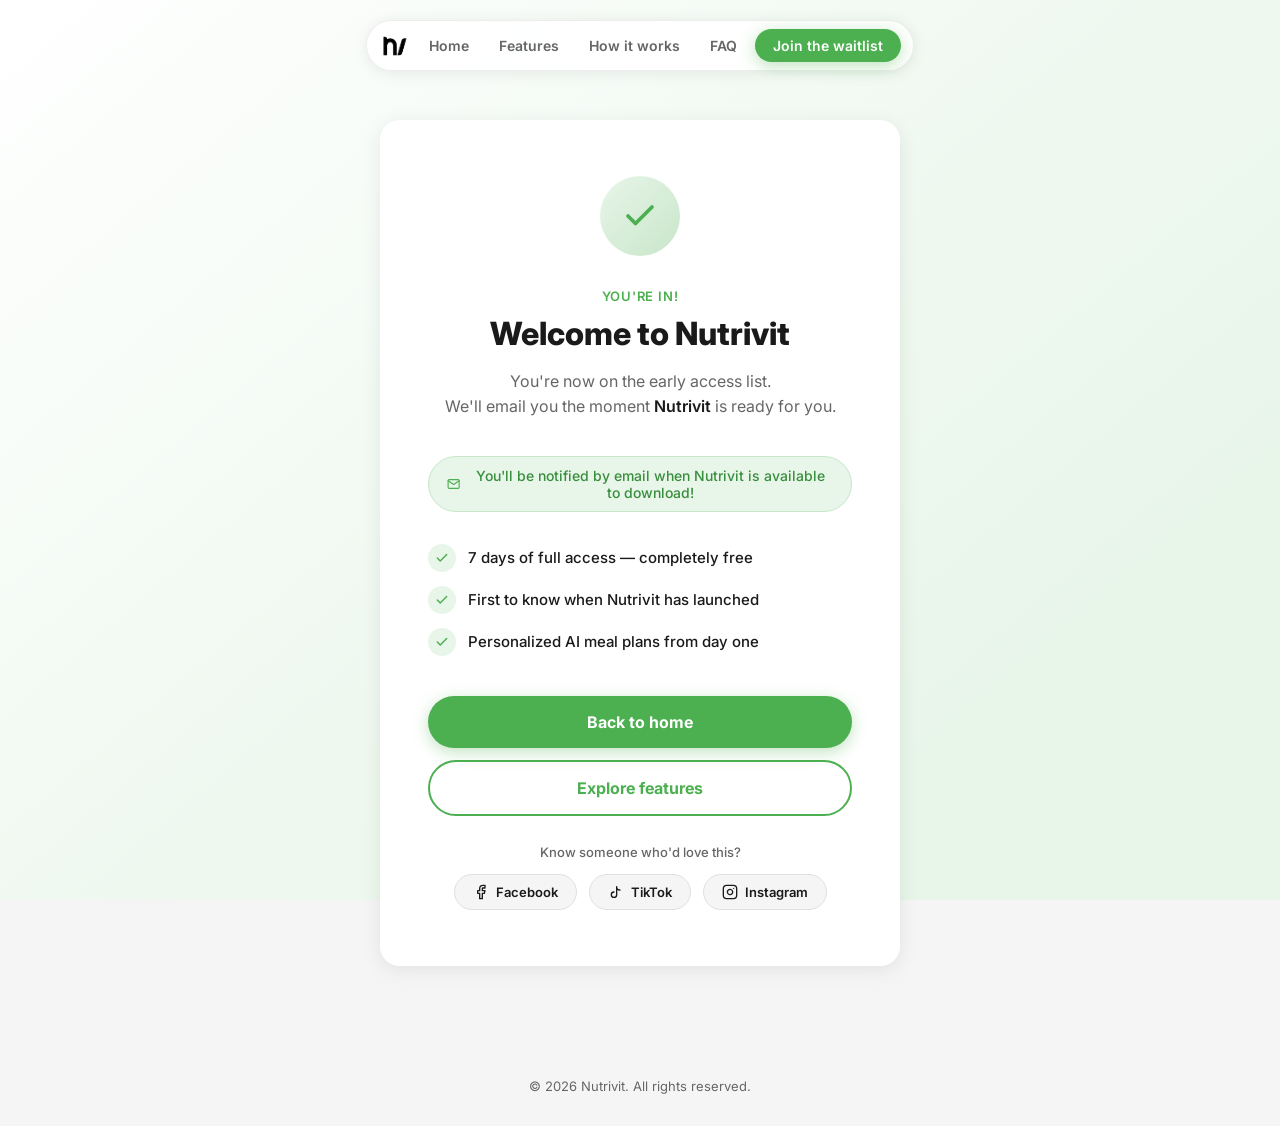
<file: thank-you.html>
<!DOCTYPE html>
<html lang="en">
<head>
  <meta charset="UTF-8" />
  <meta name="viewport" content="width=device-width, initial-scale=1.0" />
  <title>You're on the list! — Nutrivit</title>
  <meta name="robots" content="noindex, nofollow" />

  <!-- Favicon -->
  <link rel="icon" type="image/png" href="assets/logo.png" />
  <link rel="apple-touch-icon" href="assets/logo.png" />

  <!-- Fonts -->
  <link rel="preconnect" href="https://fonts.googleapis.com" />
  <link rel="preconnect" href="https://fonts.gstatic.com" crossorigin />
  <link href="https://fonts.googleapis.com/css2?family=Inter:wght@400;600;700;800&display=swap" rel="stylesheet" />

  <!-- Meta Pixel Code -->
  <script>
  !function(f,b,e,v,n,t,s)
  {if(f.fbq)return;n=f.fbq=function(){n.callMethod?
  n.callMethod.apply(n,arguments):n.queue.push(arguments)};
  if(!f._fbq)f._fbq=n;n.push=n;n.loaded=!0;n.version='2.0';
  n.queue=[];t=b.createElement(e);t.async=!0;
  t.src=v;s=b.getElementsByTagName(e)[0];
  s.parentNode.insertBefore(t,s)}(window, document,'script',
  'https://connect.facebook.net/en_US/fbevents.js');
  fbq('init', '2057386998174357');
  fbq('track', 'PageView');
  fbq('track', 'Lead');
  </script>
  <noscript><img height="1" width="1" style="display:none"
  src="https://www.facebook.com/tr?id=2057386998174357&ev=Lead&noscript=1"
  /></noscript>
  <!-- End Meta Pixel Code -->

  <!-- Google Analytics -->
  <script>
    window.addEventListener('load', function() {
      var s = document.createElement('script');
      s.src = 'https://www.googletagmanager.com/gtag/js?id=G-5LQC8K8VGG';
      s.async = true;
      document.head.appendChild(s);
      window.dataLayer = window.dataLayer || [];
      function gtag(){dataLayer.push(arguments);}
      gtag('js', new Date());
      gtag('config', 'G-5LQC8K8VGG');
      gtag('event', 'waitlist_signup', { event_category: 'engagement' });
    });
  </script>

  <style>
    *, *::before, *::after { box-sizing: border-box; margin: 0; padding: 0; }

    :root {
      --green: #4CAF50;
      --green-deep: #388E3C;
      --bg: #F5F5F5;
      --white: #FFFFFF;
      --text: #1A1A1A;
      --muted: #666666;
      --border: #E0E0E0;
      --shadow-card: 0 4px 20px rgba(0,0,0,0.08);
      --shadow-btn: 0 4px 16px rgba(76,175,80,0.35);
      --radius-card: 20px;
      --radius-btn: 50px;
    }

    html, body {
      height: 100%;
      font-family: 'Inter', 'SF Pro Display', -apple-system, sans-serif;
      background: var(--bg);
      color: var(--text);
      -webkit-font-smoothing: antialiased;
    }

    /* Gradient canvas background */
    #gradient {
      position: fixed;
      top: 0; left: 0;
      width: 100%; height: 100%;
      z-index: 0;
      pointer-events: none;
    }

    /* Nav */
    .nav__pill-sticky {
      position: fixed;
      top: 20px;
      left: 0; right: 0;
      z-index: 100;
      display: flex;
      justify-content: center;
      padding: 0 16px;
    }

    .nav__pill {
      display: flex;
      align-items: center;
      gap: 6px;
      background: rgba(255,255,255,0.88);
      backdrop-filter: blur(12px);
      -webkit-backdrop-filter: blur(12px);
      border: 1px solid rgba(0,0,0,0.07);
      border-radius: 50px;
      padding: 8px 12px;
      box-shadow: 0 2px 16px rgba(0,0,0,0.08);
    }

    .nav__pill-logo img { display: block; border-radius: 50%; }

    .nav__link {
      font-size: 14px;
      font-weight: 600;
      color: var(--muted);
      text-decoration: none;
      padding: 6px 12px;
      border-radius: 50px;
      transition: color 0.2s, background 0.2s;
    }

    .nav__link:hover { color: var(--text); background: rgba(0,0,0,0.05); }

    .nav__link--cta {
      background: var(--green);
      color: #fff;
      padding: 8px 18px;
      box-shadow: var(--shadow-btn);
    }

    .nav__link--cta:hover { background: var(--green-deep); color: #fff; }

    /* Page layout */
    .page {
      position: relative;
      z-index: 1;
      min-height: 100vh;
      display: flex;
      flex-direction: column;
      align-items: center;
      justify-content: center;
      padding: 120px 24px 80px;
    }

    /* Card */
    .card {
      background: var(--white);
      border-radius: var(--radius-card);
      box-shadow: var(--shadow-card);
      padding: 56px 48px;
      max-width: 520px;
      width: 100%;
      text-align: center;
      animation: fadeUp 0.6s cubic-bezier(0.4, 0, 0.2, 1) both;
    }

    @keyframes fadeUp {
      from { opacity: 0; transform: translateY(24px); }
      to   { opacity: 1; transform: translateY(0); }
    }

    /* Checkmark icon */
    .check-ring {
      width: 80px;
      height: 80px;
      border-radius: 50%;
      background: linear-gradient(135deg, #E8F5E9, #C8E6C9);
      display: flex;
      align-items: center;
      justify-content: center;
      margin: 0 auto 32px;
      animation: popIn 0.5s 0.2s cubic-bezier(0.34, 1.56, 0.64, 1) both;
    }

    @keyframes popIn {
      from { opacity: 0; transform: scale(0.5); }
      to   { opacity: 1; transform: scale(1); }
    }

    .check-ring svg { display: block; }

    /* Text */
    .eyebrow {
      font-size: 13px;
      font-weight: 600;
      color: var(--green);
      letter-spacing: 0.06em;
      text-transform: uppercase;
      margin-bottom: 12px;
    }

    .title {
      font-size: 32px;
      font-weight: 800;
      line-height: 1.15;
      color: var(--text);
      margin-bottom: 16px;
    }

    .subtitle {
      font-size: 16px;
      font-weight: 400;
      line-height: 1.6;
      color: var(--muted);
      margin-bottom: 36px;
    }

    .subtitle strong { color: var(--text); font-weight: 600; }

    /* Email notify badge */
    .notify-badge {
      display: inline-flex;
      align-items: center;
      gap: 8px;
      font-size: 14px;
      font-weight: 500;
      color: var(--green-deep);
      background: #E8F5E9;
      border: 1px solid #C8E6C9;
      border-radius: 50px;
      padding: 10px 18px;
      margin-bottom: 32px;
    }

    /* Perks list */
    .perks {
      list-style: none;
      display: flex;
      flex-direction: column;
      gap: 14px;
      margin-bottom: 40px;
      text-align: left;
    }

    .perks li {
      display: flex;
      align-items: center;
      gap: 12px;
      font-size: 15px;
      font-weight: 500;
      color: var(--text);
    }

    .perk-dot {
      flex-shrink: 0;
      width: 28px;
      height: 28px;
      border-radius: 50%;
      background: #E8F5E9;
      display: flex;
      align-items: center;
      justify-content: center;
    }

    /* Buttons */
    .btn {
      display: inline-flex;
      align-items: center;
      justify-content: center;
      gap: 8px;
      font-size: 16px;
      font-weight: 700;
      padding: 16px 36px;
      border-radius: var(--radius-btn);
      text-decoration: none;
      transition: all 0.3s cubic-bezier(0.4, 0, 0.2, 1);
      cursor: pointer;
      border: none;
    }

    .btn--primary {
      background: var(--green);
      color: #fff;
      box-shadow: var(--shadow-btn);
      width: 100%;
    }

    .btn--primary:hover {
      background: var(--green-deep);
      transform: translateY(-2px);
      box-shadow: 0 8px 24px rgba(76,175,80,0.4);
    }

    .btn--ghost {
      background: transparent;
      color: var(--green);
      border: 2px solid var(--green);
      width: 100%;
      margin-top: 12px;
    }

    .btn--ghost:hover {
      background: #E8F5E9;
      transform: translateY(-2px);
    }

    /* Social share */
    .share-label {
      font-size: 13px;
      font-weight: 500;
      color: var(--muted);
      margin: 28px 0 14px;
    }

    .share-row {
      display: flex;
      justify-content: center;
      gap: 12px;
    }

    .share-btn {
      display: flex;
      align-items: center;
      gap: 7px;
      font-size: 13px;
      font-weight: 600;
      color: var(--text);
      background: var(--bg);
      border: 1px solid var(--border);
      border-radius: 50px;
      padding: 9px 18px;
      text-decoration: none;
      transition: all 0.2s;
    }

    .share-btn:hover { background: #ebebeb; transform: translateY(-1px); }

    /* Footer */
    .footer {
      position: relative;
      z-index: 1;
      padding: 32px 24px;
      text-align: center;
    }

    .footer-copy {
      font-size: 13px;
      color: var(--muted);
    }

    /* Mobile */
    @media (max-width: 768px) {
      .card { padding: 40px 24px; }
      .title { font-size: 26px; }
      .nav__link:not(.nav__link--cta) { display: none; }
    }
  </style>
</head>
<body>

  <canvas id="gradient"></canvas>

  <!-- NAV -->
  <div class="nav__pill-sticky">
    <div class="nav__pill">
      <span class="nav__pill-logo">
        <picture>
          <source srcset="assets/logo.webp" type="image/webp" />
          <img src="assets/logo.png" alt="Nutrivit logo" width="32" height="32" />
        </picture>
      </span>
      <a href="index.html" class="nav__link">Home</a>
      <a href="index.html#features" class="nav__link">Features</a>
      <a href="index.html#how-it-works" class="nav__link">How it works</a>
      <a href="index.html#faq" class="nav__link">FAQ</a>
      <a href="index.html#waitlist" class="nav__link nav__link--cta">Join the waitlist</a>
    </div>
  </div>

  <!-- MAIN -->
  <main class="page">
    <div class="card">
      <!-- Checkmark -->
      <div class="check-ring">
        <svg xmlns="http://www.w3.org/2000/svg" width="36" height="36" viewBox="0 0 24 24" fill="none" stroke="#4CAF50" stroke-width="2.5" stroke-linecap="round" stroke-linejoin="round">
          <polyline points="20 6 9 17 4 12"/>
        </svg>
      </div>

      <p class="eyebrow">You're in!</p>
      <h1 class="title">Welcome to Nutrivit</h1>
      <p class="subtitle">
        You're now on the early access list.<br />
        We'll email you the moment <strong>Nutrivit</strong> is ready for you.
      </p>
      <p class="notify-badge">
        <svg xmlns="http://www.w3.org/2000/svg" width="16" height="16" viewBox="0 0 24 24" fill="none" stroke="#4CAF50" stroke-width="2" stroke-linecap="round" stroke-linejoin="round"><path d="M4 4h16c1.1 0 2 .9 2 2v12c0 1.1-.9 2-2 2H4c-1.1 0-2-.9-2-2V6c0-1.1.9-2 2-2z"/><polyline points="22,6 12,13 2,6"/></svg>
        You'll be notified by email when Nutrivit is available to download!
      </p>

      <!-- Perks -->
      <ul class="perks">
        <li>
          <span class="perk-dot">
            <svg xmlns="http://www.w3.org/2000/svg" width="14" height="14" viewBox="0 0 24 24" fill="none" stroke="#4CAF50" stroke-width="2.5" stroke-linecap="round" stroke-linejoin="round"><polyline points="20 6 9 17 4 12"/></svg>
          </span>
          7 days of full access — completely free
        </li>
        <li>
          <span class="perk-dot">
            <svg xmlns="http://www.w3.org/2000/svg" width="14" height="14" viewBox="0 0 24 24" fill="none" stroke="#4CAF50" stroke-width="2.5" stroke-linecap="round" stroke-linejoin="round"><polyline points="20 6 9 17 4 12"/></svg>
          </span>
          First to know when Nutrivit has launched
        </li>
        <li>
          <span class="perk-dot">
            <svg xmlns="http://www.w3.org/2000/svg" width="14" height="14" viewBox="0 0 24 24" fill="none" stroke="#4CAF50" stroke-width="2.5" stroke-linecap="round" stroke-linejoin="round"><polyline points="20 6 9 17 4 12"/></svg>
          </span>
          Personalized AI meal plans from day one
        </li>
      </ul>

      <a href="index.html" class="btn btn--primary">Back to home</a>
      <a href="index.html#features" class="btn btn--ghost">Explore features</a>

      <!-- Share -->
      <p class="share-label">Know someone who'd love this?</p>
      <div class="share-row">
        <a
          href="https://www.facebook.com/NutrivitApp"
          target="_blank" rel="noopener noreferrer" class="share-btn">
          <svg xmlns="http://www.w3.org/2000/svg" width="16" height="16" viewBox="0 0 24 24" fill="none" stroke="currentColor" stroke-width="2" stroke-linecap="round" stroke-linejoin="round"><path d="M18 2h-3a5 5 0 0 0-5 5v3H7v4h3v8h4v-8h3l1-4h-4V7a1 1 0 0 1 1-1h3z"/></svg>
          Facebook
        </a>
        <a
          href="https://www.tiktok.com/@nutrivit.ai"
          target="_blank" rel="noopener noreferrer" class="share-btn">
          <svg xmlns="http://www.w3.org/2000/svg" width="16" height="16" viewBox="0 0 24 24" fill="none" stroke="currentColor" stroke-width="2" stroke-linecap="round" stroke-linejoin="round"><path d="M9 12a4 4 0 1 0 4 4V4a5 5 0 0 0 5 5"/></svg>
          TikTok
        </a>
        <a
          href="https://www.instagram.com/nutrivit_ai/"
          target="_blank" rel="noopener noreferrer" class="share-btn">
          <svg xmlns="http://www.w3.org/2000/svg" width="16" height="16" viewBox="0 0 24 24" fill="none" stroke="currentColor" stroke-width="2" stroke-linecap="round" stroke-linejoin="round"><rect x="2" y="2" width="20" height="20" rx="5" ry="5"/><path d="M16 11.37A4 4 0 1 1 12.63 8 4 4 0 0 1 16 11.37z"/><line x1="17.5" y1="6.5" x2="17.51" y2="6.5"/></svg>
          Instagram
        </a>
      </div>
    </div>
  </main>

  <footer class="footer">
    <p class="footer-copy">&copy; 2026 Nutrivit. All rights reserved.</p>
  </footer>

  <script type="module" src="main.js"></script>

  <script>
    (function () {
      // Animated gradient background — same as main page
      const canvas = document.getElementById('gradient');
      if (!canvas) return;
      const ctx = canvas.getContext('2d');

      function resize() {
        canvas.width = window.innerWidth;
        canvas.height = window.innerHeight;
      }
      resize();
      window.addEventListener('resize', resize);

      let t = 0;
      function draw() {
        const w = canvas.width, h = canvas.height;
        const grad = ctx.createLinearGradient(0, 0, w * 0.6, h);
        grad.addColorStop(0, '#FFFFFF');
        grad.addColorStop(0.6, '#F0F9F1');
        grad.addColorStop(1, '#E8F5E9');
        ctx.fillStyle = grad;
        ctx.fillRect(0, 0, w, h);
        t++;
        requestAnimationFrame(draw);
      }
      draw();
    })();
  </script>

</body>
</html>
</file>
<file: style.css>
a[href*="firecms"],a[href*="neat"]{display:none !important;}*,*::before,*::after{box-sizing:border-box;margin:0;padding:0;}:root{--green:#4CAF50;--green-deep:#388E3C;--white:#FFFFFF;--dark:#1A1A1A;--mid:#666666;--light:#E0E0E0;--shadow-card:0 4px 20px rgba(0,0,0,0.08);--shadow-card-hover:0 8px 32px rgba(0,0,0,0.12);--shadow-btn:0 4px 16px rgba(76,175,80,0.35);--radius-card:28px;--radius-btn:50px;}html{scroll-behavior:smooth;}body{font-family:'Inter',-apple-system,'Helvetica Neue',Arial,sans-serif;background:transparent;color:var(--dark);-webkit-font-smoothing:antialiased;}.hero-section{display:flex;flex-direction:column;align-items:center;padding:100px 24px 32px;gap:0;}@media (min-height:900px){.hero-section{padding:112px 32px 32px;}}@media (min-height:1100px){.hero-section{padding:124px 40px 32px;}}.nav{width:100%;max-width:1160px;display:flex;align-items:center;justify-content:space-between;padding:16px 0 24px;position:relative;z-index:100;}.nav__logo img{height:48px;width:auto;display:block;}.nav__pill-logo{display:flex;align-items:center;padding:4px 8px 4px 4px;}.nav__pill-logo img{height:32px;width:auto;display:block;}.nav__pill-sticky{position:fixed;top:20px;left:50%;transform:translateX(-50%) translateZ(0);z-index:1000;will-change:transform;}.nav__pill{display:flex;align-items:center;gap:4px;background:rgba(255,255,255,0.45);backdrop-filter:blur(20px);-webkit-backdrop-filter:blur(20px);border:1px solid rgba(255,255,255,0.6);border-radius:50px;padding:6px 8px;box-shadow:0 4px 24px rgba(0,0,0,0.08);}.nav__link{text-decoration:none;font-size:14px;font-weight:500;color:var(--dark);padding:8px 16px;border-radius:50px;transition:color 0.2s ease,background 0.2s ease;white-space:nowrap;}.nav__link:hover{color:var(--green);background:rgba(76,175,80,0.08);}.nav__link--cta{background:var(--green);color:var(--white) !important;padding:9px 20px;font-weight:700;box-shadow:var(--shadow-btn);transition:background 0.2s ease,transform 0.2s ease,box-shadow 0.2s ease;}.nav__link--cta:hover{background:var(--green-deep) !important;transform:scale(1.03);box-shadow:0 6px 20px rgba(76,175,80,0.45);}.hero__card{width:100%;max-width:1160px;background:rgba(255,255,255,0.35);backdrop-filter:blur(24px);-webkit-backdrop-filter:blur(24px);border:1px solid rgba(255,255,255,0.55);border-radius:var(--radius-card);box-shadow:0 8px 48px rgba(0,0,0,0.10);display:flex;flex-direction:column;align-items:center;justify-content:flex-start;gap:clamp(12px,1.5vh,20px);padding:32px clamp(24px,4vw,56px) 0;overflow:visible;}.hero__content{text-align:center;max-width:640px;}.hero__eyebrow{display:inline-block;font-size:12px;font-weight:600;letter-spacing:0.1em;text-transform:uppercase;color:var(--green);margin-bottom:16px;}.hero__headline{font-size:clamp(28px,5vw,56px);font-weight:800;line-height:1.1;color:var(--dark);letter-spacing:-0.02em;margin-bottom:20px;}.hero__accent{color:var(--green);}.hero__rotating-word{display:inline-block;position:relative;transition:opacity 0.35s ease,transform 0.35s ease;text-align:left;}.hero__rotating-word.word--exit{opacity:0;transform:translateY(-12px);}.hero__rotating-word.word--enter{opacity:0;transform:translateY(12px);}.hero__sub{font-size:18px;font-weight:400;color:var(--mid);line-height:1.6;max-width:500px;margin:0 auto 36px;}.hero__ctas{display:flex;gap:16px;justify-content:center;flex-wrap:wrap;}.btn{display:inline-flex;align-items:center;justify-content:center;text-decoration:none;font-size:16px;font-weight:700;padding:16px 36px;border-radius:var(--radius-btn);transition:all 0.3s cubic-bezier(0.4,0,0.2,1);cursor:pointer;border:none;}.btn--primary{background:var(--green);color:var(--white);box-shadow:var(--shadow-btn);}.btn--primary:hover{background:var(--green-deep);transform:scale(1.03);box-shadow:0 6px 24px rgba(76,175,80,0.45);}.btn--secondary{background:transparent;color:var(--green);border:2px solid var(--green);}.btn--secondary:hover{background:var(--white);transform:scale(1.03);}.hero__mockup-area{display:flex;align-items:flex-end;justify-content:center;gap:0;width:100%;position:relative;margin-top:auto;}.hero__pills{position:relative;width:250px;flex-shrink:0;min-height:490px;}.hero__pills--left{}.hero__pills--right{}@keyframes pillInL1{from{opacity:0;transform:translateX(60px) rotate(-4deg);}to{opacity:1;transform:translateX(0) rotate(-4deg);}}@keyframes pillInL2{from{opacity:0;transform:translateX(60px) rotate(3deg);}to{opacity:1;transform:translateX(0) rotate(3deg);}}@keyframes pillInL3{from{opacity:0;transform:translateX(60px) rotate(-2deg);}to{opacity:1;transform:translateX(0) rotate(-2deg);}}@keyframes pillInR1{from{opacity:0;transform:translateX(-60px) rotate(4deg);}to{opacity:1;transform:translateX(0) rotate(4deg);}}@keyframes pillInR2{from{opacity:0;transform:translateX(-60px) rotate(-3deg);}to{opacity:1;transform:translateX(0) rotate(-3deg);}}@keyframes pillInR3{from{opacity:0;transform:translateX(-60px) rotate(2deg);}to{opacity:1;transform:translateX(0) rotate(2deg);}}.hero__pills{z-index:1;}.hero__pills--left .pill:nth-child(1){opacity:0;animation:pillInL1 0.9s cubic-bezier(0.25,0.46,0.45,0.94) 0.3s forwards;}.hero__pills--left .pill:nth-child(2){opacity:0;animation:pillInL2 0.9s cubic-bezier(0.25,0.46,0.45,0.94) 0.55s forwards;}.hero__pills--left .pill:nth-child(3){opacity:0;animation:pillInL3 0.9s cubic-bezier(0.25,0.46,0.45,0.94) 0.8s forwards;}.hero__pills--right .pill:nth-child(1){opacity:0;animation:pillInR1 0.9s cubic-bezier(0.25,0.46,0.45,0.94) 0.3s forwards;}.hero__pills--right .pill:nth-child(2){opacity:0;animation:pillInR2 0.9s cubic-bezier(0.25,0.46,0.45,0.94) 0.55s forwards;}.hero__pills--right .pill:nth-child(3){opacity:0;animation:pillInR3 0.9s cubic-bezier(0.25,0.46,0.45,0.94) 0.8s forwards;}.pill{position:absolute;display:flex;align-items:center;gap:12px;background:rgba(255,255,255,0.82);backdrop-filter:blur(14px);-webkit-backdrop-filter:blur(14px);border:1px solid rgba(255,255,255,0.9);border-radius:20px;padding:16px 18px;box-shadow:var(--shadow-card);color:var(--dark);cursor:default;transition:transform 0.3s cubic-bezier(0.4,0,0.2,1),box-shadow 0.3s ease;width:220px;box-sizing:border-box;overflow:hidden;}.hero__pills--left .pill:nth-child(1){top:0px;right:0px;left:auto;}.hero__pills--left .pill:nth-child(2){top:160px;right:20px;left:auto;}.hero__pills--left .pill:nth-child(3){top:318px;right:4px;left:auto;}.hero__pills--right .pill:nth-child(1){top:10px;left:0px;}.hero__pills--right .pill:nth-child(2){top:168px;left:20px;}.hero__pills--right .pill:nth-child(3){top:322px;left:4px;}.hero__pills--left .pill:nth-child(1):hover{transform:translateY(-3px) rotate(-4deg);box-shadow:var(--shadow-card-hover);}.hero__pills--left .pill:nth-child(2):hover{transform:translateY(-3px) rotate(3deg);box-shadow:var(--shadow-card-hover);}.hero__pills--left .pill:nth-child(3):hover{transform:translateY(-3px) rotate(-2deg);box-shadow:var(--shadow-card-hover);}.hero__pills--right .pill:nth-child(1):hover{transform:translateY(-3px) rotate(4deg);box-shadow:var(--shadow-card-hover);}.hero__pills--right .pill:nth-child(2):hover{transform:translateY(-3px) rotate(-3deg);box-shadow:var(--shadow-card-hover);}.hero__pills--right .pill:nth-child(3):hover{transform:translateY(-3px) rotate(2deg);box-shadow:var(--shadow-card-hover);}.pill__icon-wrap{display:flex;align-items:center;justify-content:center;flex-shrink:0;width:40px;height:40px;background:rgba(76,175,80,0.1);border-radius:12px;}.pill__body{display:flex;flex-direction:column;gap:5px;min-width:0;flex:1;}.pill__title{font-size:14px;font-weight:700;color:var(--dark);white-space:normal;line-height:1.3;word-break:break-word;}.pill__stat{font-size:12px;font-weight:400;color:var(--medium);white-space:normal;line-height:1.4;word-break:break-word;}.pill__streak-row{display:flex;align-items:center;gap:5px;}.pill__streak-num{font-size:13px;font-weight:700;color:#4CAF50;}.pill__streak-label{font-size:13px;color:var(--medium);}.pill__bar-wrap{display:flex;flex-direction:column;gap:4px;}.pill__bar{height:6px;background:#E0E0E0;border-radius:4px;width:100%;overflow:hidden;}.pill__bar-fill{height:100%;background:#4CAF50;border-radius:4px;}.pill__bar-label{font-size:11px;color:var(--medium);}.hero__phone{flex-shrink:0;align-self:flex-end;margin-bottom:-2px;position:relative;z-index:2;}.hero__phone-img{width:280px;height:auto;max-width:100%;display:block;}@media (max-width:960px){.hero__mockup-area{flex-direction:column;gap:24px;}.hero__pills{flex-direction:row;flex-wrap:wrap;justify-content:center;}.hero__pills--left,.hero__pills--right{align-items:center;}.hero__phone-img{width:240px;height:auto;}}@media (max-width:768px){.hero-section{padding:16px 16px 24px;}.nav__pill .nav__link:not(.nav__link--cta){display:none;}.hero__card{padding:40px 20px 36px;}}@keyframes bentoSlideRight{from{opacity:0;transform:translateX(60px);}to{opacity:1;transform:translateX(0);}}@keyframes bentoSlideLeft{from{opacity:0;transform:translateX(-60px);}to{opacity:1;transform:translateX(0);}}.bento-animate--right,.bento-animate--left{opacity:0;}.bento-animate--right.bento-animate--in{animation:bentoSlideRight 0.7s cubic-bezier(0.25,0.46,0.45,0.94) forwards;}.bento-animate--left.bento-animate--in{animation:bentoSlideLeft 0.7s cubic-bezier(0.25,0.46,0.45,0.94) forwards;}.features-section{width:100%;background:#FFFFFF;padding:96px 24px 56px;isolation:isolate;}.features-wrapper{max-width:1160px;margin:0 auto;display:flex;flex-direction:column;gap:56px;}.features-header{display:flex;flex-direction:column;align-items:center;text-align:center;gap:16px;max-width:640px;margin:0 auto;}.features-eyebrow{display:flex;align-items:center;justify-content:center;gap:16px;font-size:12px;font-weight:600;letter-spacing:0.1em;text-transform:uppercase;color:var(--green);}.features-eyebrow::before,.features-eyebrow::after{content:'';display:block;width:60px;height:1.5px;background:var(--green);opacity:0.5;border-radius:2px;}.features-title{font-size:clamp(30px,3.2vw,44px);font-weight:800;line-height:1.15;color:var(--dark);letter-spacing:-0.025em;}.features-title__accent{color:var(--green);}.features-desc{font-size:16px;color:var(--mid);line-height:1.75;max-width:520px;}.bento-grid{display:flex;flex-direction:column;gap:16px;}.bento-row{display:grid;grid-template-columns:1fr 1fr;gap:16px;}.bento-card{border-radius:24px;padding:36px;overflow:hidden;transition:transform 0.3s cubic-bezier(0.4,0,0.2,1),box-shadow 0.3s ease;}.bento-card:hover{transform:translateY(-4px);box-shadow:0 12px 40px rgba(0,0,0,0.12);}.bento-card--wide{display:flex;flex-direction:row;align-items:center;gap:48px;min-height:260px;}.bento-card--mid{display:flex;flex-direction:column;justify-content:space-between;min-height:380px;}.bento-card--green{background:linear-gradient(135deg,#388E3C 0%,#4CAF50 60%,#66BB6A 100%);}.bento-card--light{background:#F7F7F7;border:1px solid #EFEFEF;}.bento-card--dark{background:#1A1A1A;}.bento-card--pale{background:#F0F9F1;border:1px solid #D8EED9;}.bento-card__text{display:flex;flex-direction:column;gap:12px;flex:1;min-width:0;}.bento-card__text--bottom{margin-top:auto;padding-top:20px;}.bento-badge{display:inline-flex;align-items:center;width:fit-content;background:rgba(255,255,255,0.22);color:white;font-size:11px;font-weight:600;letter-spacing:0.04em;padding:5px 12px;border-radius:50px;text-transform:uppercase;}.bento-badge--dark{background:rgba(76,175,80,0.12);color:#4CAF50;}.bento-card__title{font-size:22px;font-weight:700;letter-spacing:-0.01em;line-height:1.25;}.bento-card--green .bento-card__title{color:#FFFFFF;}.bento-card--light .bento-card__title{color:var(--dark);}.bento-card--dark .bento-card__title{color:#FFFFFF;}.bento-card--pale .bento-card__title{color:var(--dark);}.bento-card__desc{font-size:14px;line-height:1.7;}.bento-card--green .bento-card__desc{color:rgba(255,255,255,0.75);}.bento-card--light .bento-card__desc{color:var(--mid);}.bento-card--dark .bento-card__desc{color:rgba(255,255,255,0.5);}.bento-card--pale .bento-card__desc{color:var(--mid);}.bento-card__visual{flex-shrink:0;}.bento-card--wide .bento-card__visual{width:340px;}.bento-card__visual--center{width:100%;display:flex;align-items:center;justify-content:center;flex:1;}.bento-svg{width:100%;height:auto;display:block;}.bento-card--wide .bento-svg{max-width:340px;}.bento-card--mid .bento-svg{max-width:240px;margin:0 auto;}@media (max-width:960px){.features-header{grid-template-columns:1fr;gap:20px;}.bento-card--wide{flex-direction:column;gap:28px;min-height:auto;}.bento-card--wide .bento-card__visual{width:100%;}.bento-card--wide .bento-svg{max-width:300px;margin:0 auto;}}@media (max-width:768px){.features-section{padding:64px 16px;}.bento-row{grid-template-columns:1fr;}.bento-card{padding:28px;}.bento-card--mid{min-height:auto;}}.hiw-section{padding:56px 24px 96px;background:#FFFFFF;}.hiw-wrapper{max-width:900px;margin:0 auto;display:flex;flex-direction:column;align-items:center;gap:56px;}.hiw-header{text-align:center;max-width:560px;display:flex;flex-direction:column;gap:16px;}.hiw-eyebrow{display:flex;align-items:center;justify-content:center;gap:16px;font-size:13px;font-weight:600;letter-spacing:0.12em;text-transform:uppercase;color:var(--green);}.hiw-eyebrow::before,.hiw-eyebrow::after{content:'';display:block;width:60px;height:1.5px;background:var(--green);opacity:0.5;border-radius:2px;}.hiw-title{font-size:2.25rem;font-weight:800;line-height:1.15;letter-spacing:-0.02em;color:var(--dark);}.hiw-title__accent{color:var(--green);}.hiw-desc{font-size:17px;line-height:1.65;color:var(--mid);}.hiw-video-wrap{width:100%;}.hiw-video-inner{position:relative;width:100%;aspect-ratio:16 / 9;border-radius:20px;overflow:hidden;background:#0d0d0d;box-shadow:0 8px 40px rgba(0,0,0,0.14);}.hiw-video{width:100%;height:100%;object-fit:cover;display:block;}.hiw-video-placeholder{position:absolute;inset:0;display:flex;flex-direction:column;align-items:center;justify-content:center;gap:20px;pointer-events:none;}.hiw-play-btn{width:68px;height:68px;border-radius:50%;background:rgba(76,175,80,0.85);display:flex;align-items:center;justify-content:center;box-shadow:0 4px 20px rgba(76,175,80,0.4);transition:transform 0.25s cubic-bezier(0.4,0,0.2,1),background 0.25s;}.hiw-video-inner:hover .hiw-play-btn{transform:scale(1.08);background:var(--green);}.hiw-video-label{font-size:11px;font-weight:700;letter-spacing:0.18em;color:rgba(255,255,255,0.35);text-transform:uppercase;}.hiw-steps{width:100%;display:flex;align-items:flex-start;gap:0;}.hiw-step{flex:1;display:flex;flex-direction:column;align-items:center;text-align:center;gap:14px;padding:0 24px;}.hiw-step__divider{width:1px;height:80px;background:var(--light);align-self:flex-start;margin-top:40px;flex-shrink:0;}.hiw-step__num{font-size:11px;font-weight:700;letter-spacing:0.1em;color:var(--green);background:rgba(76,175,80,0.1);border-radius:50px;padding:4px 12px;}.hiw-step__icon{width:54px;height:54px;border-radius:16px;background:rgba(76,175,80,0.08);display:flex;align-items:center;justify-content:center;}.hiw-step__title{font-size:17px;font-weight:700;color:var(--dark);line-height:1.3;}.hiw-step__desc{font-size:14px;line-height:1.65;color:var(--mid);}@media (max-width:768px){.hiw-section{padding:64px 16px;}.hiw-title{font-size:1.7rem;}.hiw-video{transform:scale(1.6);transform-origin:center center;}.hiw-steps{flex-direction:column;align-items:center;gap:40px;}.hiw-step{padding:0 8px;max-width:320px;}.hiw-step__divider{width:40px;height:1px;margin:0;align-self:center;}}.faq-section{padding:96px 24px;background:#FFFFFF;}.faq-wrapper{max-width:760px;margin:0 auto;}.faq-header{text-align:center;margin-bottom:56px;}.faq-eyebrow{display:inline-block;font-size:0.8125rem;font-weight:700;letter-spacing:0.08em;text-transform:uppercase;color:var(--green);background:rgba(76,175,80,0.1);border-radius:50px;padding:6px 16px;margin-bottom:16px;}.faq-title{font-size:2.25rem;font-weight:800;color:#1A1A1A;line-height:1.2;margin-bottom:16px;}.faq-title__accent{color:var(--green);}.faq-sub{font-size:1.0625rem;color:#666666;max-width:480px;margin:0 auto;}.faq-list{display:flex;flex-direction:column;gap:12px;}.faq-item{background:#FFFFFF;border-radius:16px;padding:0;box-shadow:0 2px 12px rgba(0,0,0,0.06);border:1.5px solid #E0E0E0;overflow:hidden;transition:border-color 0.25s ease,box-shadow 0.25s ease;}.faq-item[open]{border-color:rgba(76,175,80,0.35);box-shadow:0 4px 20px rgba(76,175,80,0.08);}.faq-question{display:flex;justify-content:space-between;align-items:center;padding:20px 24px;font-size:1rem;font-weight:600;color:#1A1A1A;cursor:pointer;list-style:none;gap:16px;}.faq-question::-webkit-details-marker{display:none;}.faq-question::after{content:"+";font-size:1.4rem;font-weight:400;color:#4CAF50;flex-shrink:0;transition:transform 0.25s ease;}.faq-item[open] .faq-question::after{transform:rotate(45deg);}.faq-answer{padding:0 24px 20px;font-size:0.9375rem;color:#666666;line-height:1.65;margin:0;}@media (max-width:768px){.faq-section{padding:64px 16px;}.faq-title{font-size:1.75rem;}.faq-header{margin-bottom:40px;}.faq-question{padding:16px 18px;font-size:0.9375rem;}.faq-answer{padding:0 18px 16px;font-size:0.875rem;}}.waitlist-section{position:relative;overflow:hidden;min-height:560px;display:flex;align-items:center;justify-content:center;padding:96px 24px;}.waitlist-canvas{position:absolute;inset:0;width:100%;height:100%;z-index:0;}.waitlist-wrapper{position:relative;z-index:1;width:100%;max-width:520px;}.waitlist-card{background:rgba(255,255,255,0.22);backdrop-filter:blur(28px);-webkit-backdrop-filter:blur(28px);border:1px solid rgba(255,255,255,0.45);border-radius:28px;padding:48px 48px 40px;box-shadow:0 8px 40px rgba(0,0,0,0.10);text-align:center;}.waitlist-eyebrow{display:inline-flex;align-items:center;gap:6px;font-size:0.8125rem;font-weight:700;letter-spacing:0.08em;text-transform:uppercase;color:var(--green-deep);background:rgba(76,175,80,0.12);border:1px solid rgba(76,175,80,0.25);border-radius:50px;padding:5px 14px;margin-bottom:14px;}.waitlist-title{font-size:2.25rem;font-weight:800;color:#1A1A1A;line-height:1.2;margin-bottom:12px;text-transform:uppercase;letter-spacing:-0.5px;}.waitlist-sub{font-size:1rem;color:rgba(26,26,26,0.7);line-height:1.6;margin-bottom:32px;max-width:380px;margin-left:auto;margin-right:auto;}.waitlist-form{display:flex;flex-direction:column;gap:16px;text-align:left;}.waitlist-field{display:flex;flex-direction:column;gap:6px;}.waitlist-label{font-size:0.875rem;font-weight:600;color:#1A1A1A;}.waitlist-input{padding:14px 18px;border-radius:14px;border:1.5px solid rgba(255,255,255,0.6);background:rgba(255,255,255,0.55);backdrop-filter:blur(8px);-webkit-backdrop-filter:blur(8px);font-size:1rem;font-family:inherit;color:#1A1A1A;outline:none;transition:border-color 0.2s,background 0.2s;}.waitlist-input::placeholder{color:rgba(26,26,26,0.4);}.waitlist-input:focus{border-color:rgba(76,175,80,0.7);background:rgba(255,255,255,0.75);}.waitlist-btn{margin-top:8px;width:100%;justify-content:center;}.waitlist-social-proof{display:flex;align-items:center;justify-content:center;gap:7px;margin-top:20px;font-size:0.8125rem;font-weight:500;color:rgba(26,26,26,0.6);}.footer{background:#ffffff;border-top:1px solid var(--light);padding:48px 24px 32px;}.footer-wrapper{max-width:1160px;margin:0 auto;display:flex;flex-direction:column;gap:32px;}.footer-top{display:flex;justify-content:center;}.footer-logo img{height:52px;width:auto;display:block;}.footer-divider{border:none;border-top:1px solid var(--light);margin:0;}.footer-bottom{display:flex;flex-direction:column;align-items:center;gap:16px;}.footer-legal{display:flex;align-items:center;gap:24px;flex-wrap:wrap;justify-content:center;}.footer-legal__link{font-size:0.875rem;font-weight:500;color:var(--mid);text-decoration:none;transition:color 0.2s;}.footer-legal__link:hover{color:var(--dark);}.footer-social{display:flex;align-items:center;gap:12px;}.footer-social__link{display:flex;align-items:center;justify-content:center;width:40px;height:40px;border-radius:50%;border:1.5px solid var(--light);color:var(--mid);text-decoration:none;transition:border-color 0.2s,color 0.2s,background 0.2s;}.footer-social__link:hover{border-color:var(--green);color:var(--green);background:rgba(76,175,80,0.06);}.footer-copy{font-size:0.8125rem;color:#AAAAAA;text-align:center;}@media (max-width:768px){.waitlist-card{padding:36px 24px 32px;}.waitlist-title{font-size:1.6rem;}}.meal-anim{width:100%;max-width:340px;display:flex;flex-direction:column;gap:14px;padding:20px 16px 16px;background:rgba(255,255,255,0.07);border-radius:16px;}.meal-anim__label{font-size:9px;font-weight:600;letter-spacing:0.12em;text-transform:uppercase;color:rgba(255,255,255,0.45);text-align:center;}.meal-anim__grid{display:grid;grid-template-columns:54px repeat(7,1fr);grid-template-rows:auto auto auto;row-gap:8px;column-gap:5px;align-items:center;}.meal-anim__day-label{font-size:8px;font-weight:600;color:rgba(255,255,255,0.4);text-align:center;letter-spacing:0.05em;}.meal-anim__row-label{font-size:8px;color:rgba(255,255,255,0.35);text-align:right;padding-right:6px;white-space:nowrap;}.meal-anim__row-header{}.meal-anim__cell{height:26px;border-radius:7px;background:rgba(255,255,255,0.15);display:flex;align-items:center;justify-content:center;transition:background 0.25s ease,transform 0.25s ease;}.meal-anim__cell.is-checked{background:rgba(255,255,255,0.28);}.meal-anim__check{width:14px;height:14px;opacity:0;transform:scale(0.7);transition:opacity 0.2s ease,transform 0.2s ease;pointer-events:none;}.meal-anim__cell.is-checked .meal-anim__check{opacity:1;transform:scale(1);}@keyframes mealCellPop{0%{transform:scale(0.8);opacity:0;}60%{transform:scale(1.08);opacity:1;}100%{transform:scale(1);opacity:1;}}.meal-anim__cell.is-popping{animation:mealCellPop 0.3s cubic-bezier(0.4,0,0.2,1) forwards;}.meal-anim__pills{display:flex;justify-content:center;gap:8px;}.meal-anim__pill{font-size:9px;font-weight:600;color:white;background:rgba(255,255,255,0.2);border-radius:50px;padding:4px 12px;letter-spacing:0.02em;}.meal-anim__pill--dim{background:rgba(255,255,255,0.11);}.grocery-anim{width:100%;max-width:240px;}.grocery-anim__card{background:#FFFFFF;border-radius:18px;border:1px solid #E0E0E0;padding:18px 20px 16px;display:flex;flex-direction:column;gap:0;}.grocery-anim__title{font-size:12px;font-weight:700;color:#1A1A1A;text-align:center;margin-bottom:10px;}.grocery-anim__divider{border:none;border-top:1px solid #F0F0F0;margin-bottom:10px;}.grocery-anim__list{list-style:none;display:flex;flex-direction:column;gap:8px;margin-bottom:14px;}.grocery-anim__item{display:flex;align-items:center;gap:10px;opacity:0;transform:translateY(10px);transition:opacity 0.35s ease,transform 0.35s ease;}.grocery-anim__item.is-visible{opacity:1;transform:translateY(0);}.grocery-anim__checkbox{flex-shrink:0;width:18px;height:18px;border-radius:5px;background:#F5F5F5;border:1px solid #E0E0E0;display:flex;align-items:center;justify-content:center;transition:background 0.25s ease,border-color 0.25s ease,transform 0.2s cubic-bezier(0.34,1.56,0.64,1);}.grocery-anim__item.is-checked .grocery-anim__checkbox{background:#4CAF50;border-color:#4CAF50;animation:groceryBounce 0.35s cubic-bezier(0.34,1.56,0.64,1) forwards;}@keyframes groceryBounce{0%{transform:scale(1);background:#F5F5F5;border-color:#E0E0E0;}30%{background:#4CAF50;border-color:#4CAF50;}60%{transform:scale(1.22);}100%{transform:scale(1);background:#4CAF50;border-color:#4CAF50;}}.grocery-anim__checkmark{width:12px;height:12px;opacity:0;transition:opacity 0.15s ease 0.1s;}.grocery-anim__item.is-checked .grocery-anim__checkmark{opacity:1;}.grocery-anim__name{font-size:11px;font-family:'Inter',sans-serif;color:#1A1A1A;flex:1;transition:color 0.25s ease;}.grocery-anim__item.is-checked .grocery-anim__name{color:#999;text-decoration:line-through;text-decoration-color:#CCC;}.grocery-anim__qty{font-size:10px;color:#888;font-family:'Inter',sans-serif;transition:color 0.25s ease;}.grocery-anim__item.is-checked .grocery-anim__qty{color:#CCC;}.grocery-anim__progress-wrap{margin-top:2px;}.grocery-anim__progress-bar{height:5px;background:#F0F0F0;border-radius:3px;overflow:hidden;}.grocery-anim__progress-fill{height:100%;background:#4CAF50;border-radius:3px;width:0%;transition:width 0.5s cubic-bezier(0.4,0,0.2,1);}.rings-anim{width:100%;max-width:240px;}.rings-anim__svg{width:100%;height:auto;display:block;}.rings-anim__ring{stroke-dashoffset:var(--ring-circumference,427);transition:stroke-dashoffset 0s;}@keyframes ringsStepsIn{from{stroke-dashoffset:427;}to{stroke-dashoffset:0;}}@keyframes ringsCaloriesIn{from{stroke-dashoffset:314;}to{stroke-dashoffset:0;}}@keyframes ringsSleepIn{from{stroke-dashoffset:201;}to{stroke-dashoffset:0;}}.rings-anim__ring--steps{stroke-dashoffset:427;}.rings-anim__ring--calories{stroke-dashoffset:314;}.rings-anim__ring--sleep{stroke-dashoffset:201;}.rings-anim--playing .rings-anim__ring--steps{animation:ringsStepsIn 1.4s cubic-bezier(0.4,0,0.2,1) 0.1s forwards;}.rings-anim--playing .rings-anim__ring--calories{animation:ringsCaloriesIn 1.2s cubic-bezier(0.4,0,0.2,1) 0.4s forwards;}.rings-anim--playing .rings-anim__ring--sleep{animation:ringsSleepIn 1.0s cubic-bezier(0.4,0,0.2,1) 0.7s forwards;}.chat-anim{width:100%;max-width:340px;display:flex;flex-direction:column;gap:10px;padding:8px 4px;min-height:185px;justify-content:flex-start;}.chat-anim__bubble{max-width:88%;border-radius:14px;font-size:11px;line-height:1.55;font-family:'Inter',sans-serif;padding:10px 14px;opacity:0;transition:opacity 0.4s ease,transform 0.4s cubic-bezier(0.25,0.46,0.45,0.94);}.chat-anim__bubble--user{background:#4CAF50;color:white;font-weight:500;align-self:flex-end;border-bottom-right-radius:4px;transform:translateX(24px);}.chat-anim__bubble--ai{background:white;color:#1A1A1A;border:1px solid #E8E8E8;align-self:flex-start;border-bottom-left-radius:4px;transform:translateX(-24px);}.chat-anim__hl{color:#4CAF50;font-weight:700;}.chat-anim__bubble.is-visible{opacity:1;transform:translateX(0);}.chat-anim__typing{align-self:flex-end;background:#4CAF50;border-radius:14px;border-bottom-right-radius:4px;padding:8px 14px;display:flex;align-items:center;gap:5px;opacity:0;transform:translateX(24px);transition:opacity 0.35s ease,transform 0.35s cubic-bezier(0.25,0.46,0.45,0.94);}.chat-anim__typing.is-visible{opacity:1;transform:translateX(0);}.chat-anim__dot{display:block;width:7px;height:7px;border-radius:50%;background:rgba(255,255,255,0.6);}@keyframes chatDotPulse{0%,100%{opacity:0.4;transform:scale(0.9);}50%{opacity:1;transform:scale(1.1);}}.chat-anim__typing.is-visible .chat-anim__dot:nth-child(1){animation:chatDotPulse 0.9s ease-in-out 0s infinite;}.chat-anim__typing.is-visible .chat-anim__dot:nth-child(2){animation:chatDotPulse 0.9s ease-in-out 0.22s infinite;}.chat-anim__typing.is-visible .chat-anim__dot:nth-child(3){animation:chatDotPulse 0.9s ease-in-out 0.44s infinite;}@media (max-width:1024px){.bento-card--wide{gap:28px;}.bento-card--wide .bento-card__visual{width:280px;}.bento-card--mid{min-height:auto;}}@media (max-width:1024px) and (orientation:landscape){.hero__pills{display:flex;width:180px;min-height:380px;}.pill{width:170px;padding:10px 12px;}.hero__pills--left .pill:nth-child(1){top:0px;right:0px;}.hero__pills--left .pill:nth-child(2){top:130px;right:10px;}.hero__pills--left .pill:nth-child(3){top:258px;right:2px;}.hero__pills--right .pill:nth-child(1){top:8px;left:0px;}.hero__pills--right .pill:nth-child(2){top:136px;left:10px;}.hero__pills--right .pill:nth-child(3){top:260px;left:2px;}.hero__mockup-area{justify-content:center;align-items:flex-end;flex-direction:row;}.hero__phone{align-self:flex-end;margin-bottom:-2px;width:auto;display:block;}.hero__phone-img{width:200px;height:auto;}}@media (max-width:1024px) and (orientation:portrait){.hero__mockup-area{flex-direction:row;justify-content:center;align-items:flex-end;gap:0;}.hero__phone{align-self:flex-end;margin-bottom:0;width:auto;display:block;}.hero__phone-img{width:200px;height:auto;}.hero__card{overflow:hidden;padding-bottom:0;}.hero-section{padding-bottom:32px;}.hero__pills{display:block;position:relative;width:80px;min-height:340px;flex-shrink:0;}.pill{position:absolute;width:56px;height:56px;padding:0;border-radius:16px;justify-content:center;animation:none !important;opacity:1 !important;}.pill__body{display:none;}.pill__icon-wrap{width:32px;height:32px;background:transparent;border-radius:0;}.hero__pills--left .pill:nth-child(1){top:20px;right:0;left:auto;transform:rotate(-5deg);}.hero__pills--left .pill:nth-child(2){top:140px;right:12px;left:auto;transform:rotate(4deg);}.hero__pills--left .pill:nth-child(3){top:258px;right:2px;left:auto;transform:rotate(-3deg);}.hero__pills--right .pill:nth-child(1){top:50px;left:0;transform:rotate(5deg);}.hero__pills--right .pill:nth-child(2){top:165px;left:14px;transform:rotate(-4deg);}.hero__pills--right .pill:nth-child(3){top:275px;left:4px;transform:rotate(3deg);}.bento-card--mid{flex-direction:column;}#card-grocery .bento-card__visual,#card-apple-health .bento-card__visual{order:2;}#card-grocery .bento-card__text,#card-apple-health .bento-card__text{order:1;margin-top:0;padding-top:0;}#card-ai-chat{flex-direction:column;}#card-ai-chat .bento-card__text{order:1;}#card-ai-chat .bento-card__visual{order:2;width:100%;max-width:340px;margin:0 auto;}}@media (max-width:768px){body{overflow-x:hidden;}.nav__pill-sticky{top:12px;width:calc(100% - 32px);left:16px;transform:none;}.nav__pill{width:100%;justify-content:space-between;padding:6px 6px;overflow:hidden;}.hero-section{padding:76px 16px 32px;}.hero__card{padding:32px 20px 0;border-radius:20px;overflow:hidden;}.hero__sub{font-size:16px;margin-bottom:28px;}.hero__ctas{flex-direction:column;align-items:center;gap:12px;}.hero__ctas .btn{width:100%;max-width:320px;padding:14px 28px;font-size:15px;}.hero__mockup-area{flex-direction:row;justify-content:center;align-items:flex-end;gap:0;}.hero__phone{align-self:flex-end;margin-bottom:0;width:auto;display:block;}.hero__phone-img{width:220px;height:auto;}.hero__pills{display:block;position:relative;width:48px;min-height:290px;flex-shrink:0;}.pill{position:absolute;width:48px;height:48px;padding:0;border-radius:14px;justify-content:center;animation:none !important;opacity:1 !important;}.pill__body{display:none;}.pill__icon-wrap{width:26px;height:26px;background:transparent;border-radius:0;}.hero__pills--left .pill:nth-child(1){top:10px;right:0;left:auto;transform:rotate(-5deg);}.hero__pills--left .pill:nth-child(2){top:118px;right:10px;left:auto;transform:rotate(4deg);}.hero__pills--left .pill:nth-child(3){top:224px;right:2px;left:auto;transform:rotate(-3deg);}.hero__pills--right .pill:nth-child(1){top:40px;left:0;transform:rotate(5deg);}.hero__pills--right .pill:nth-child(2){top:142px;left:12px;transform:rotate(-4deg);}.hero__pills--right .pill:nth-child(3){top:238px;left:4px;transform:rotate(3deg);}.bento-animate--right,.bento-animate--left{opacity:1 !important;transform:none !important;animation:none !important;}.bento-animate--in{animation:none !important;}.features-section{padding:56px 16px 48px;}.features-wrapper{gap:40px;}.features-title{font-size:clamp(24px,7vw,34px);}.features-desc{font-size:15px;}.bento-grid{gap:12px;}.bento-row{gap:12px;grid-template-columns:1fr;}.bento-card{padding:24px 20px;border-radius:18px;}.bento-card--wide{flex-direction:column;gap:20px;min-height:auto;}.bento-card--wide .bento-card__visual{width:100%;max-width:300px;margin:0 auto;}.bento-card--mid{min-height:auto;flex-direction:column;}.bento-card__title{font-size:18px;}#card-grocery .bento-card__visual,#card-apple-health .bento-card__visual{order:2;}#card-grocery .bento-card__text,#card-apple-health .bento-card__text{order:1;margin-top:0;padding-top:0;}#card-ai-chat .bento-card__text{order:1;}#card-ai-chat .bento-card__visual{order:2;width:100%;max-width:320px;margin:0 auto;}.meal-anim{max-width:100%;overflow-x:auto;}.hiw-section{padding:56px 16px 64px;}.hiw-wrapper{gap:40px;}.hiw-title{font-size:1.6rem;}.hiw-desc{font-size:15px;}.hiw-steps{flex-direction:column;align-items:center;gap:32px;}.hiw-step{padding:0 8px;max-width:300px;width:100%;}.hiw-step__divider{width:40px;height:1px;margin:0;align-self:center;}.waitlist-section{padding:64px 16px;min-height:auto;}.waitlist-card{padding:32px 20px 28px;border-radius:20px;}.waitlist-title{font-size:1.5rem;}.waitlist-sub{font-size:0.9375rem;}.waitlist-wrapper{max-width:100%;}.footer{padding:36px 16px 24px;}.footer-legal{gap:14px;flex-wrap:wrap;}.footer-legal__link{font-size:0.8125rem;}.footer-social__link{width:36px;height:36px;}}@media (max-width:480px){.hero__headline{font-size:clamp(26px,7.5vw,36px);}.hero__phone-img{width:210px;height:auto;}.hero__sub{font-size:15px;}.features-title{font-size:clamp(22px,6.5vw,28px);}.bento-card{padding:20px 16px;}.bento-card__title{font-size:17px;}.hiw-title{font-size:1.35rem;}.hiw-desc{font-size:14px;}.waitlist-title{font-size:1.3rem;}.waitlist-card{padding:28px 16px 24px;}.waitlist-sub{font-size:0.875rem;}.nav__pill-sticky{top:10px;width:calc(100% - 24px);left:12px;}.footer-legal{flex-direction:column;gap:10px;text-align:center;}.footer-social{gap:10px;}}@media (max-width:360px){.hero__headline{font-size:26px;}.hero__phone-img{width:180px;height:auto;}.hero__ctas .btn{font-size:14px;padding:12px 20px;}.waitlist-title{font-size:1.2rem;}.nav__link--cta{padding:8px 14px;font-size:13px;}}
</file>
